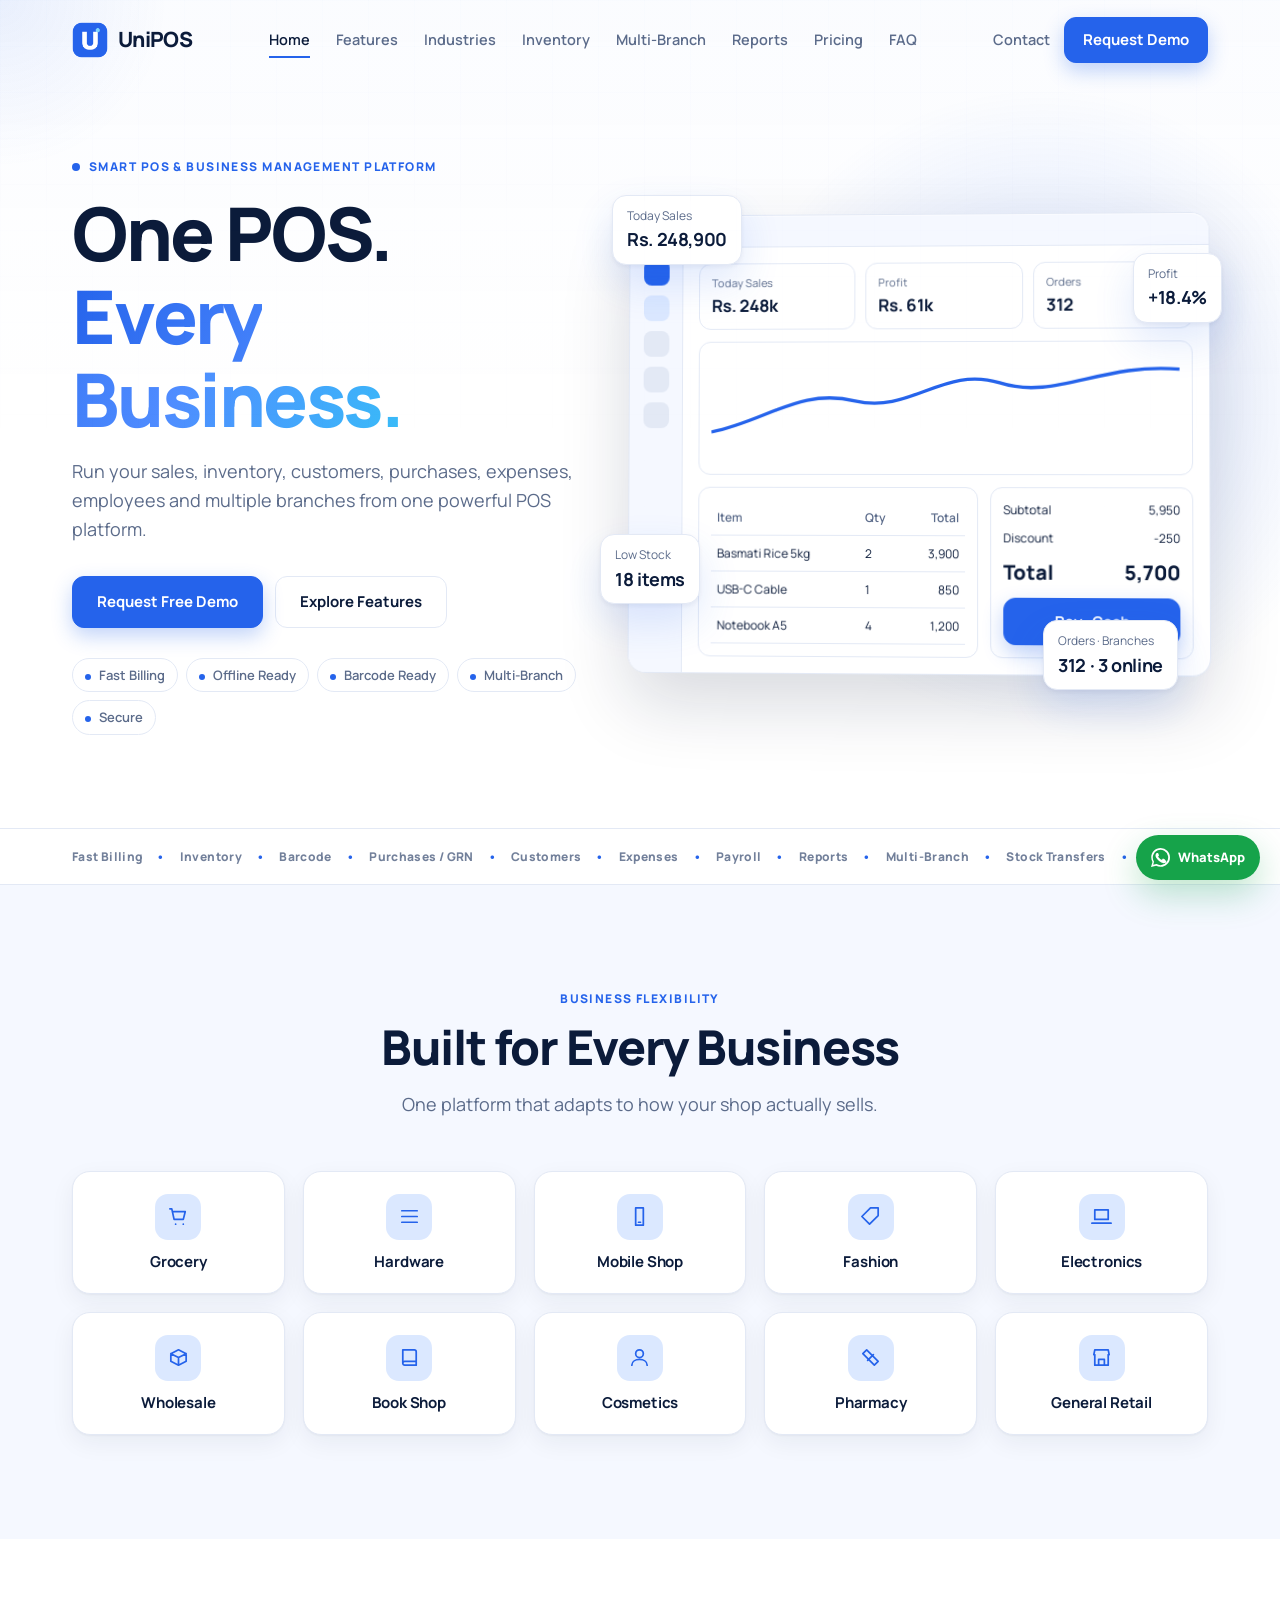
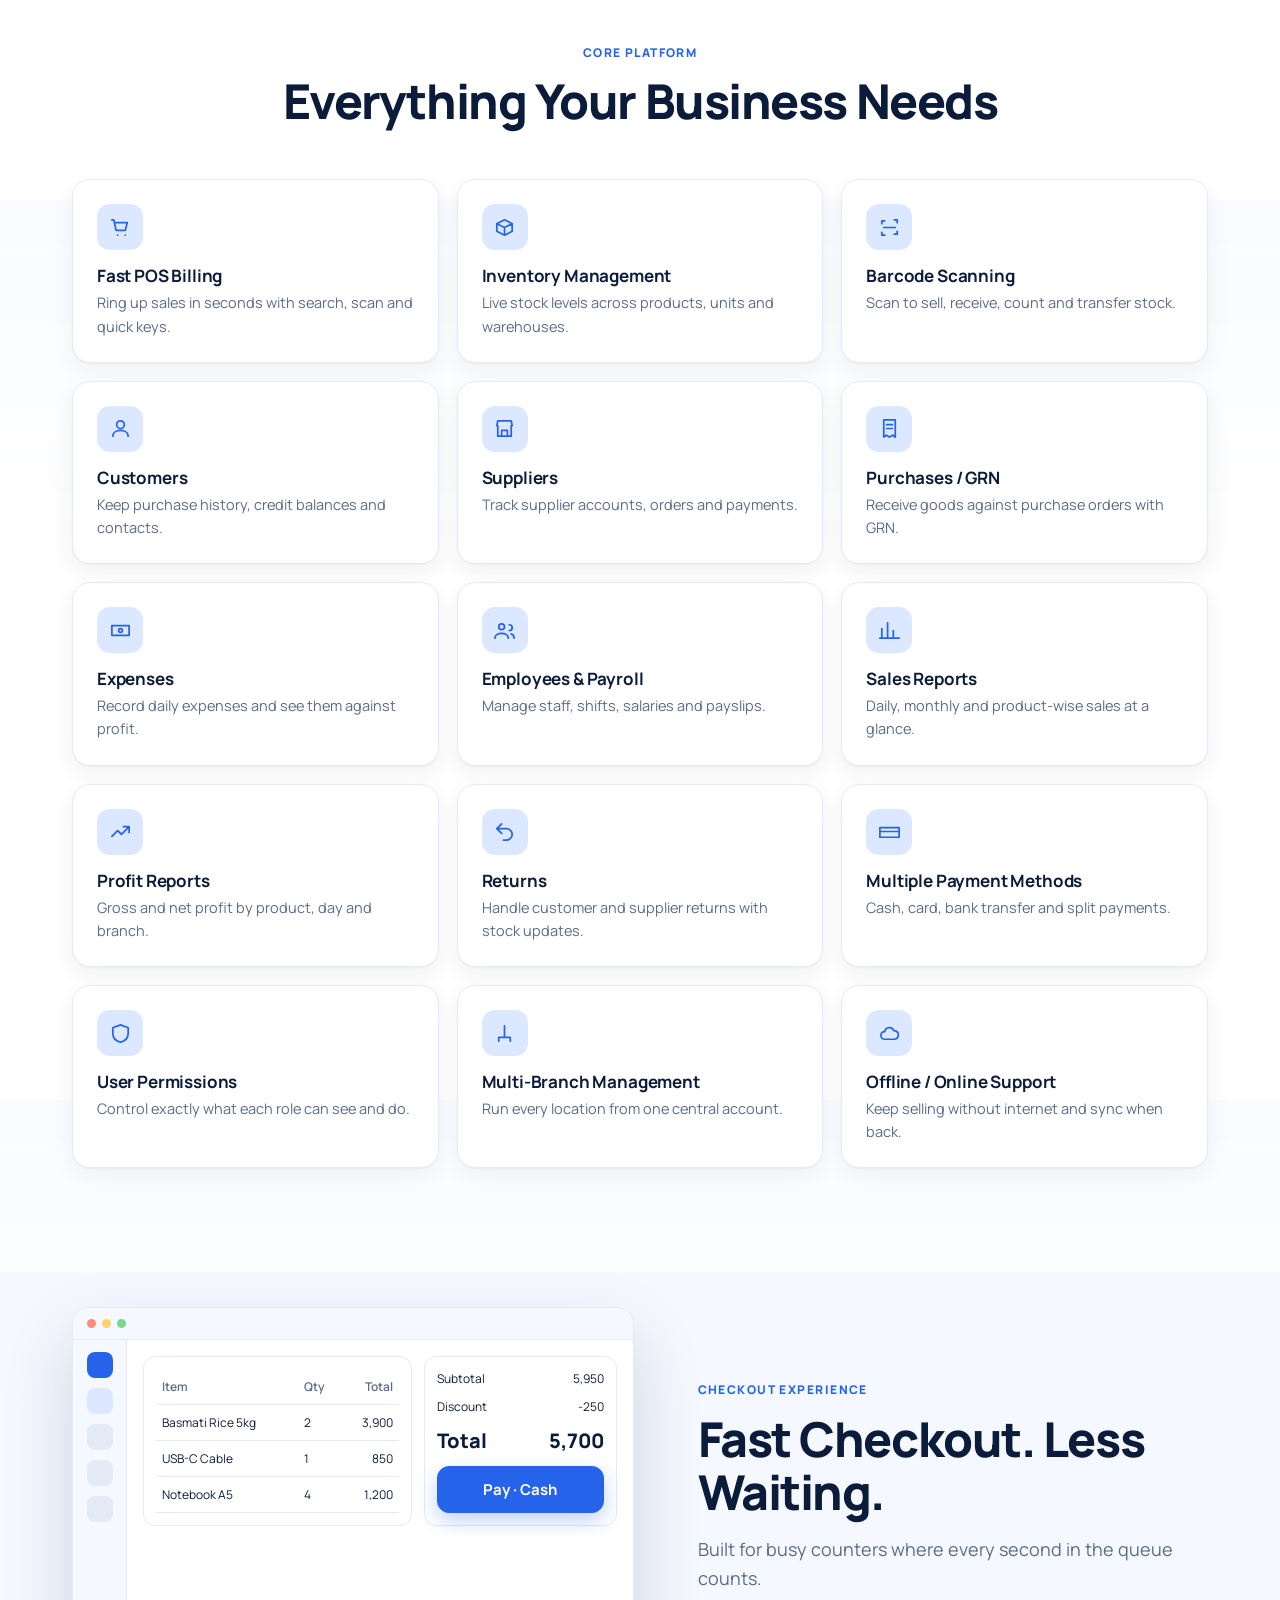
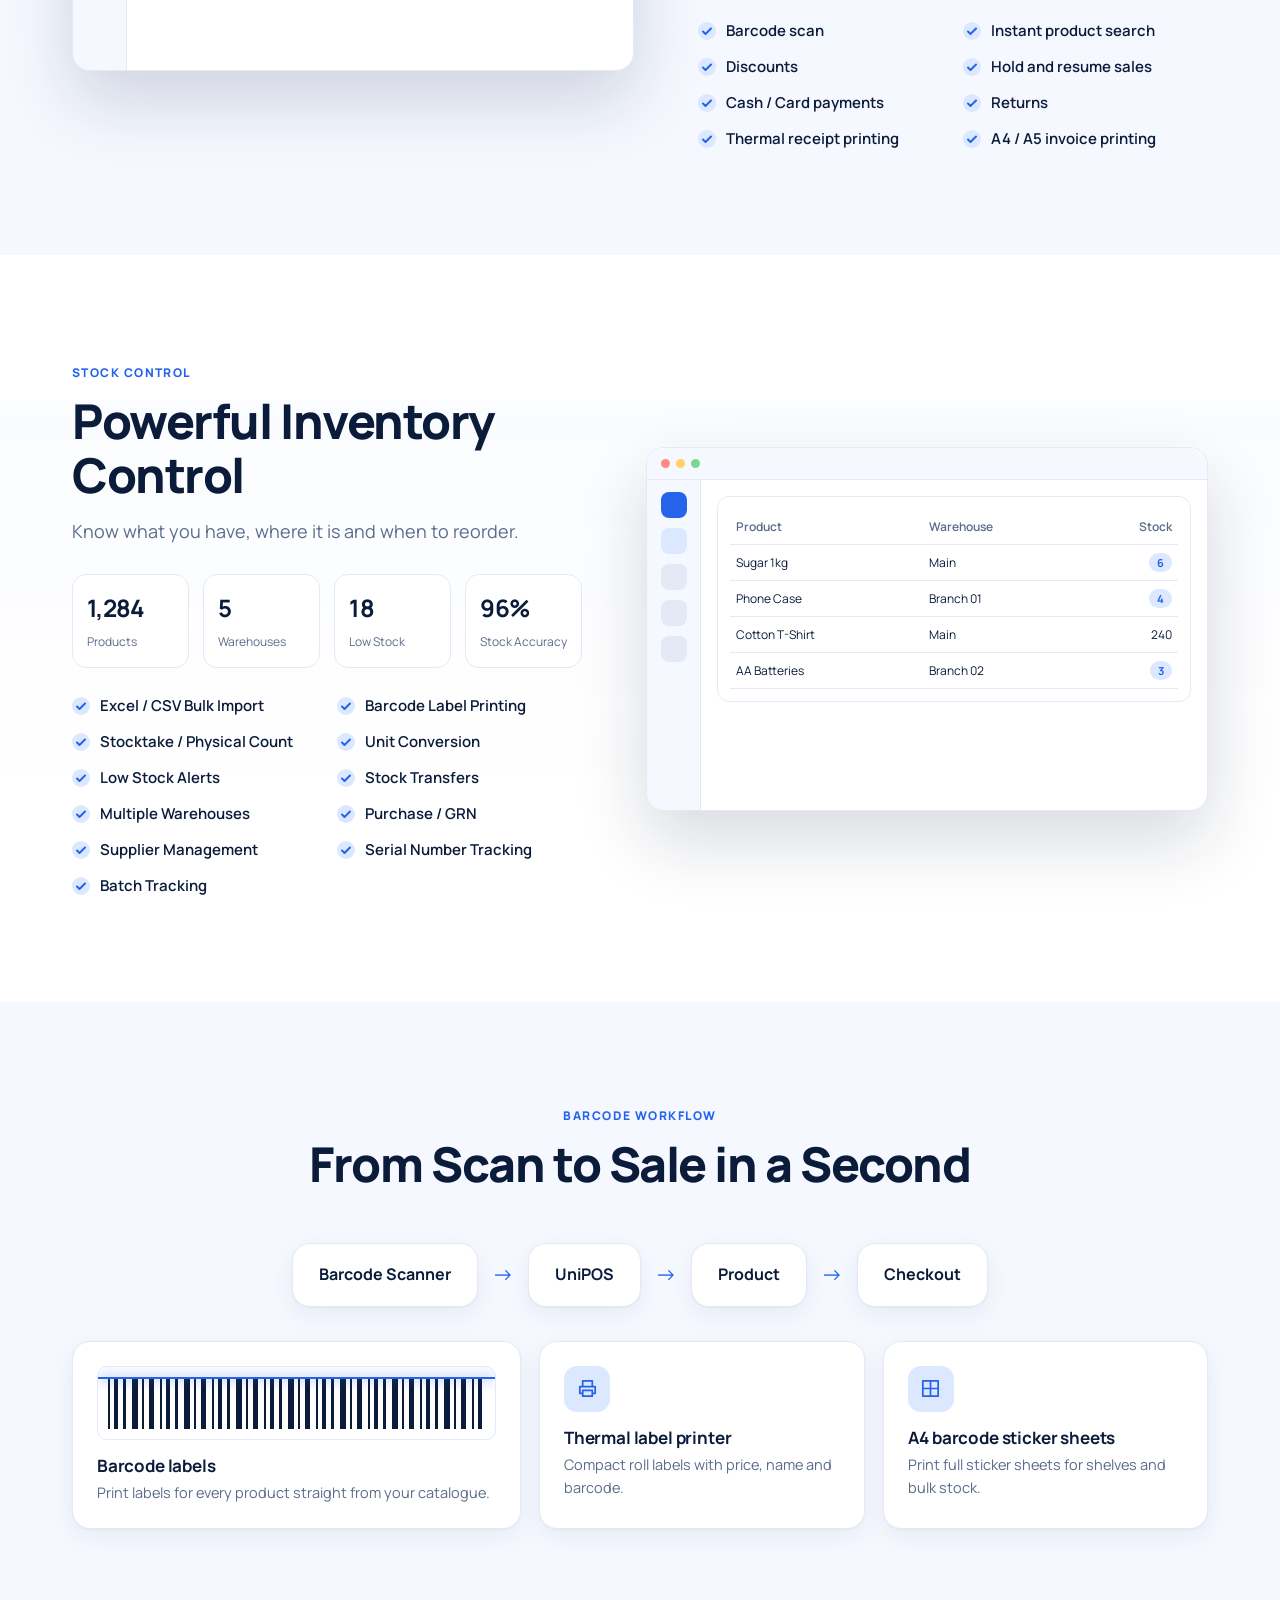
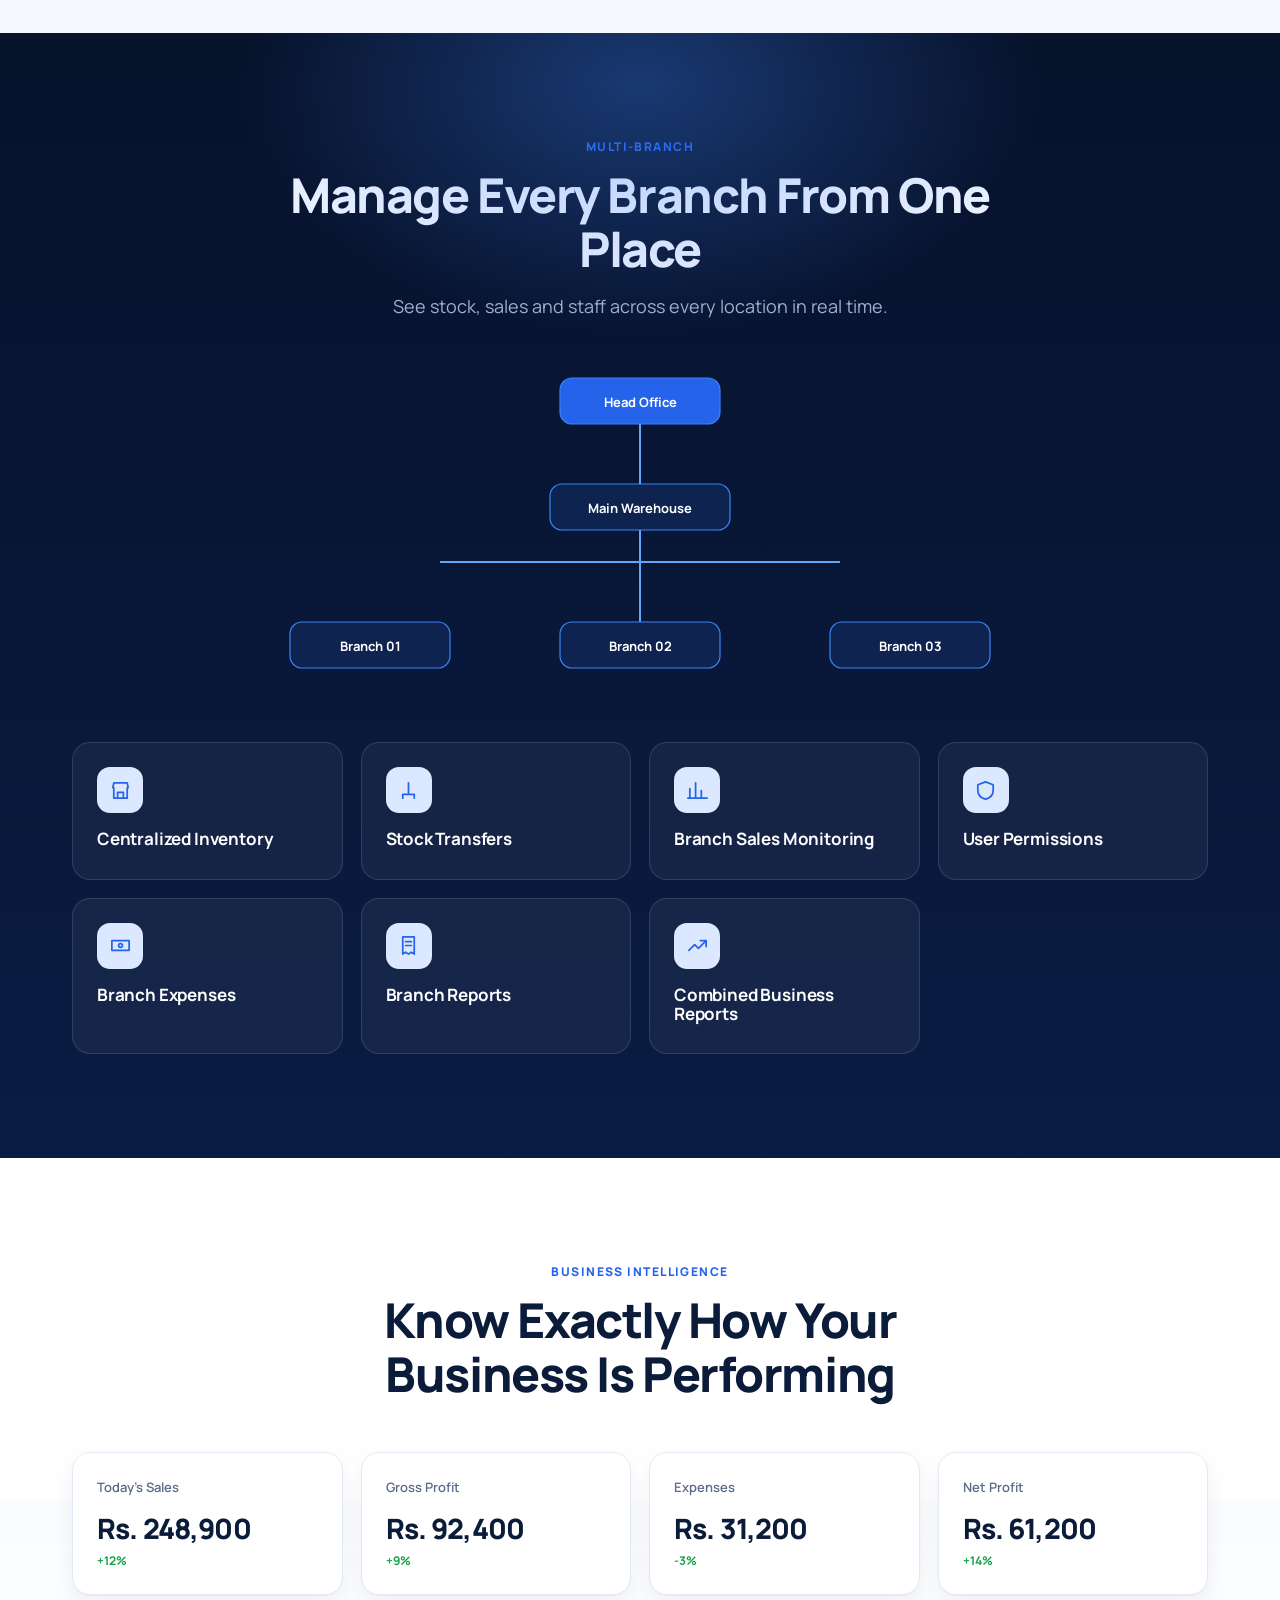
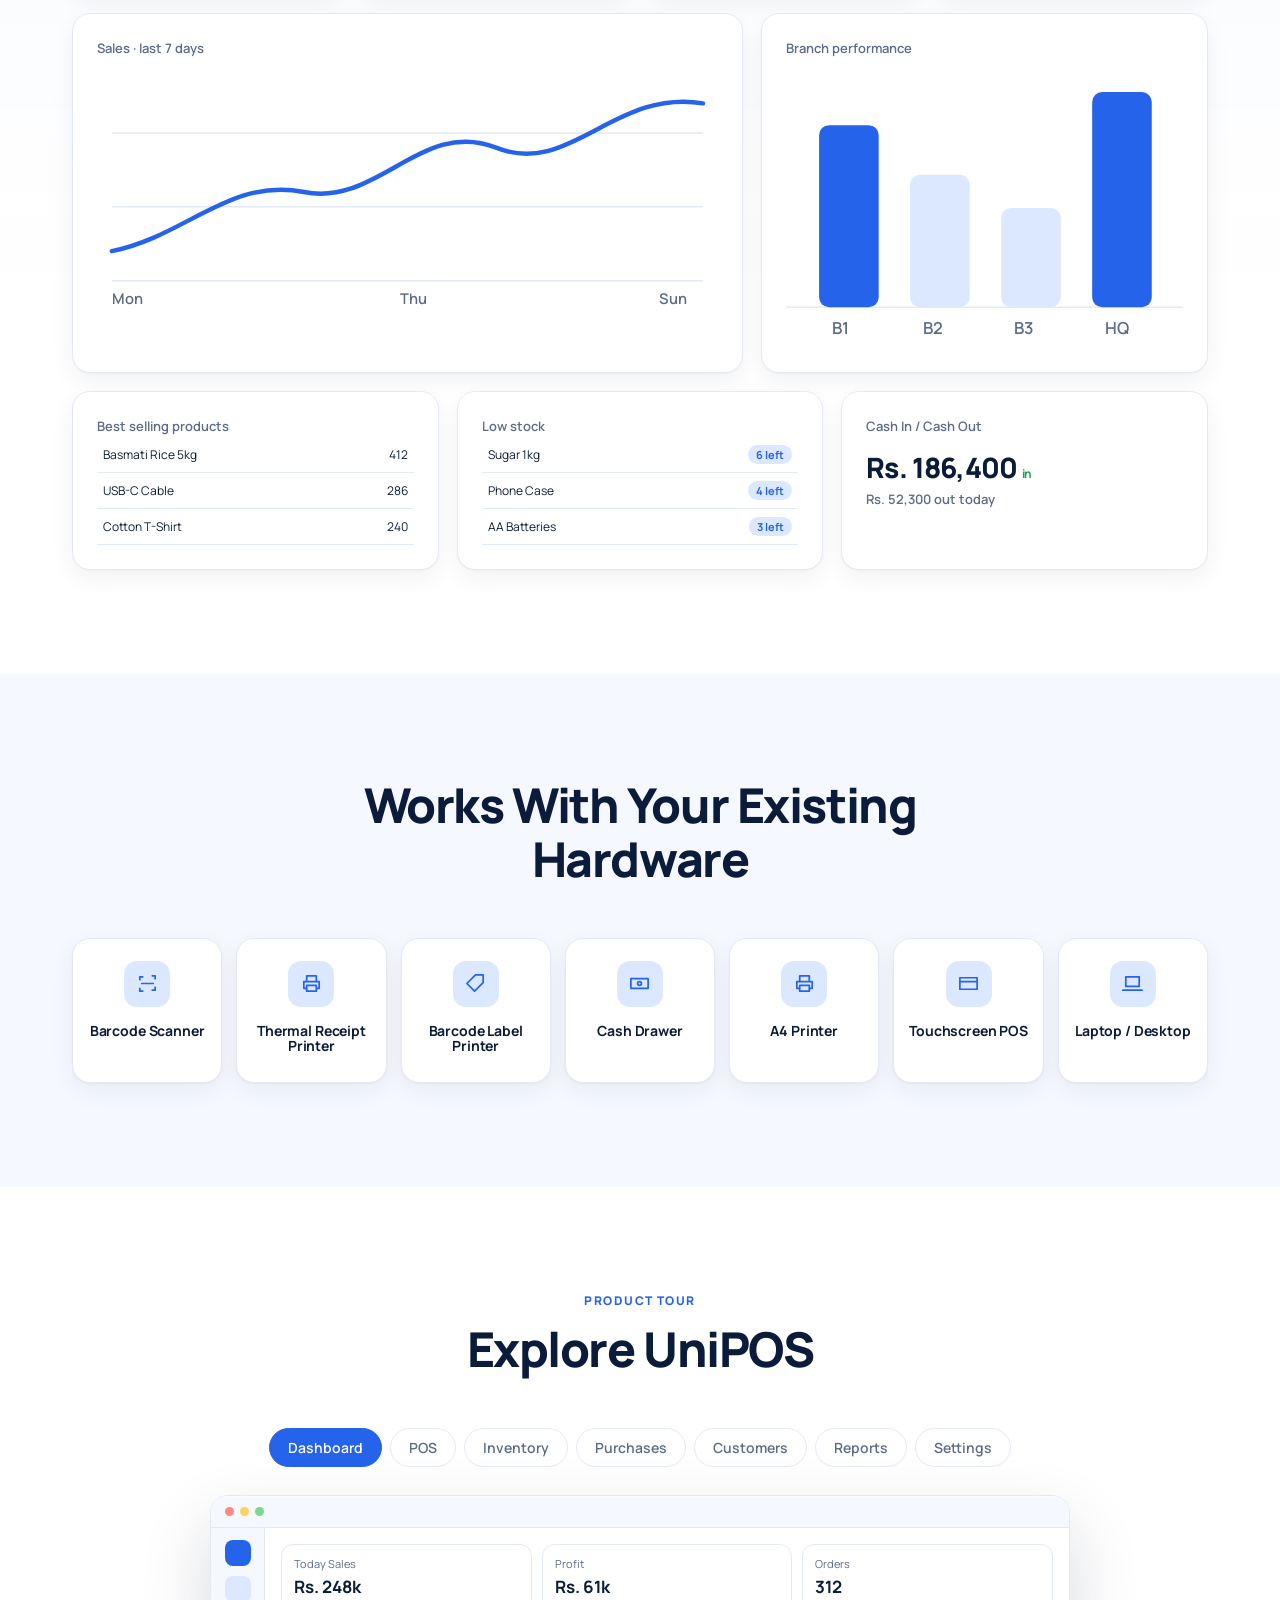
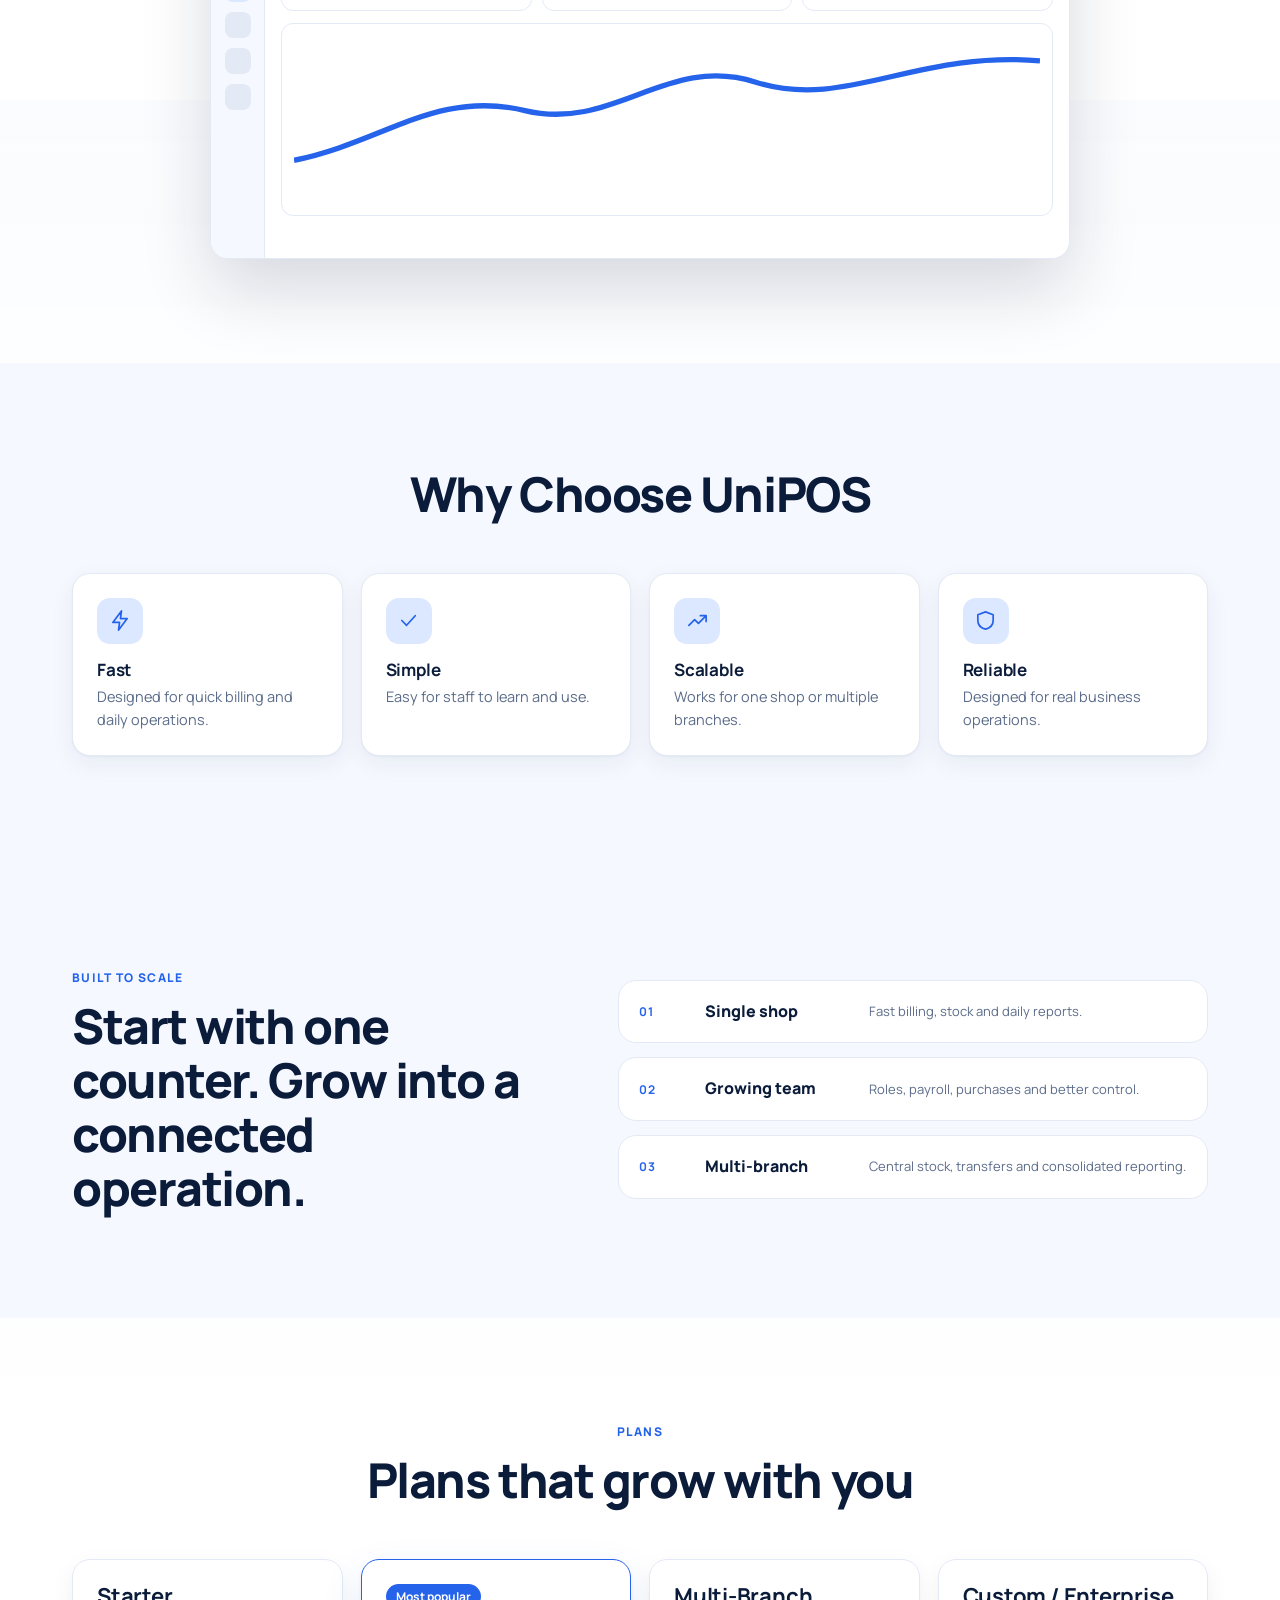
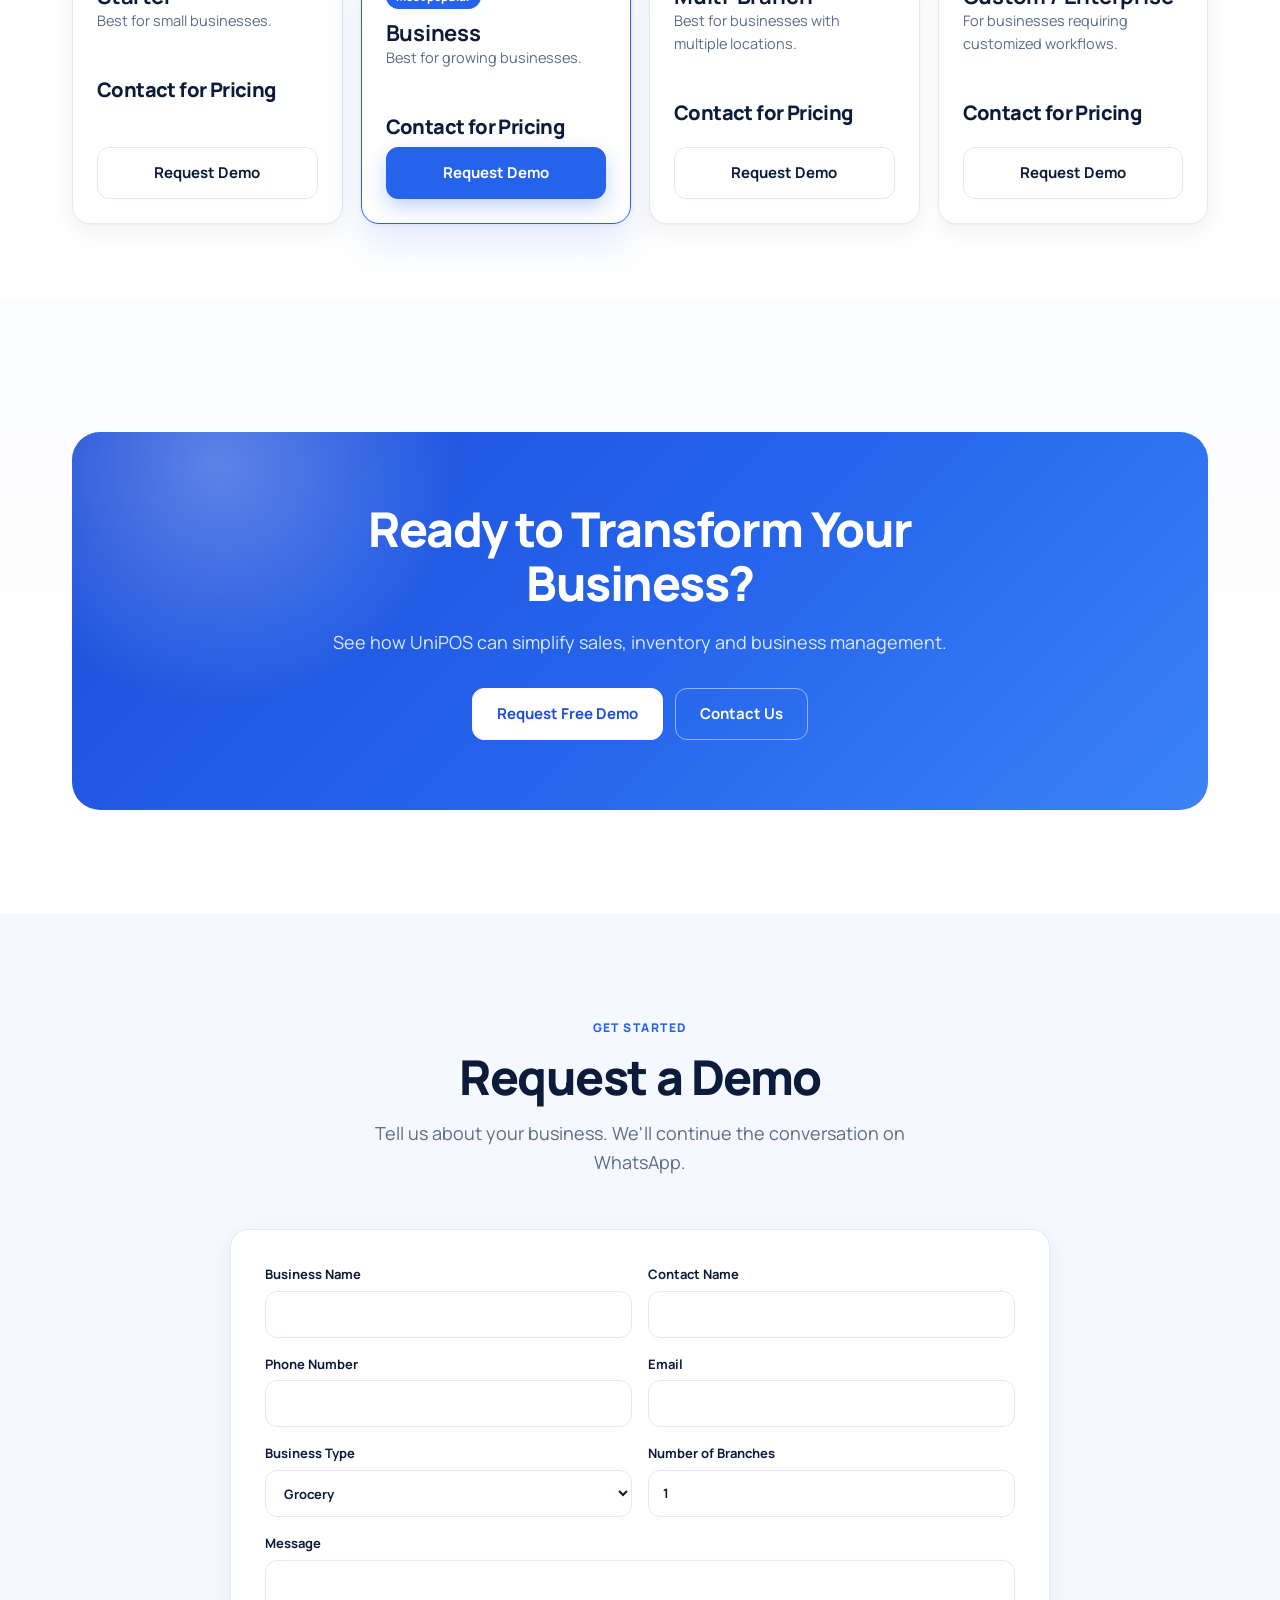
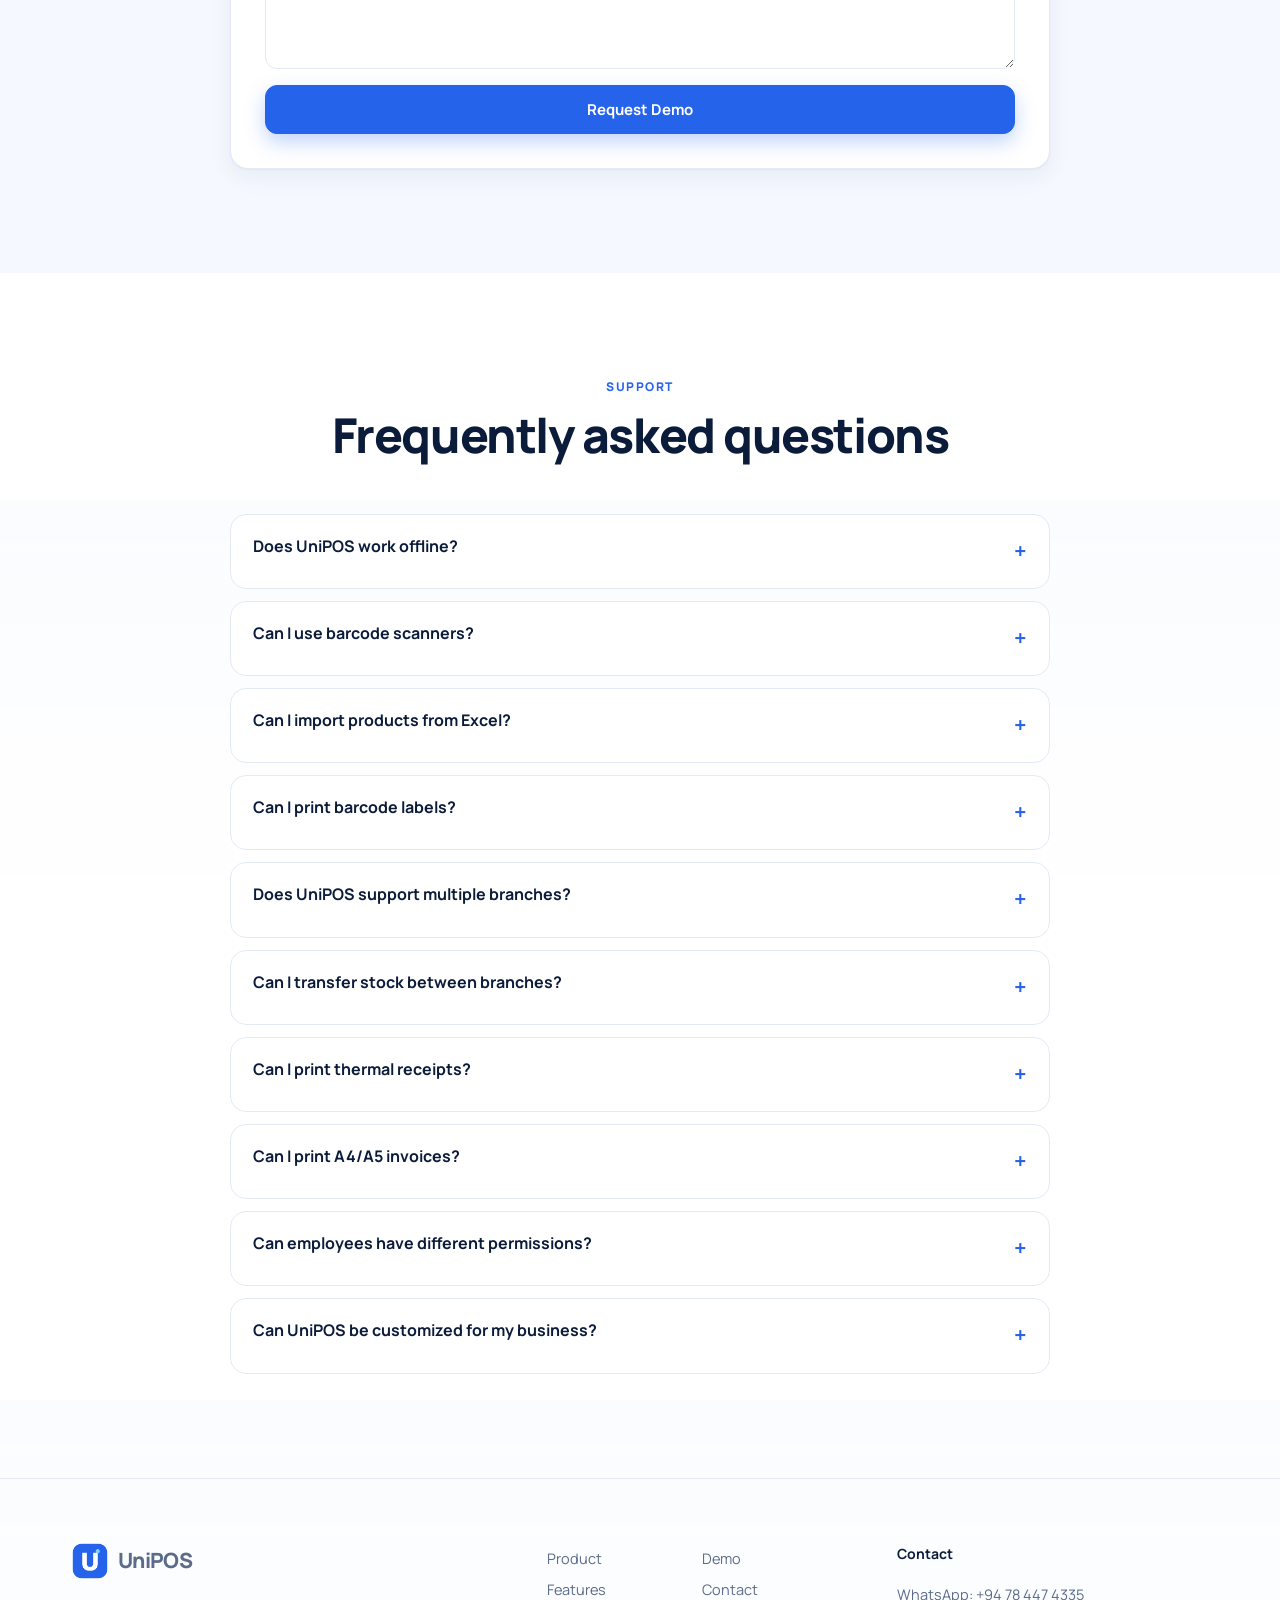
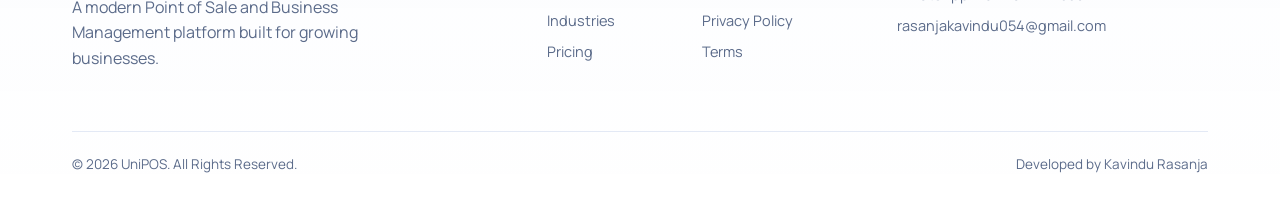
<file: unipos-site/index.html>
<!DOCTYPE html>
<html lang="en"><head>
<meta charset="utf-8"/>
<meta content="width=device-width, initial-scale=1, viewport-fit=cover" name="viewport"/>
<title>UniPOS – Smart POS &amp; Business Management Software</title>
<meta content="UniPOS is a powerful POS and business management platform for retail, inventory, billing, reports and multi-branch businesses." name="description"/>
<meta content="website" property="og:type"/><meta content="UniPOS – Smart POS &amp; Business Management Software" property="og:title"/>
<meta content="UniPOS is a powerful POS and business management platform for retail, inventory, billing, reports and multi-branch businesses." property="og:description"/>
<meta content="UniPOS" property="og:site_name"/>
<link href="[data-uri]" rel="icon"/>
<link href="https://fonts.googleapis.com" rel="preconnect"/><link crossorigin="" href="https://fonts.gstatic.com" rel="preconnect"/>
<link href="https://fonts.googleapis.com/css2?family=Manrope:wght@400;500;600;700;800&amp;display=swap" rel="stylesheet"/>

<meta content="#2563eb" name="theme-color"/>
<meta content="light dark" name="color-scheme"/>
<meta content="Kavindu Rasanja" name="author"/>
<meta content="index,follow,max-image-preview:large" name="robots"/>
<meta content="UniPOS, POS software, Sri Lanka POS, inventory management, retail POS, multi branch POS, barcode billing, stock management, business management software" name="keywords"/>
<link href="https://uniposlk.vercel.app/" rel="canonical"/>
<link href="[data-uri]" rel="apple-touch-icon"/>

<meta content="https://uniposlk.vercel.app/" property="og:url"/>
<meta content="https://uniposlk.vercel.app/[data-uri]" property="og:image"/>
<meta content="summary" name="twitter:card"/>
<meta content="UniPOS – Smart POS &amp; Business Management Software" name="twitter:title"/>
<meta content="One POS. Every Business. Fast billing, inventory, reports and multi-branch control in one platform." name="twitter:description"/>
<meta content="https://uniposlk.vercel.app/[data-uri]" name="twitter:image"/>
<link href="styles.css" rel="stylesheet"/>
</head><body class="site-ready">
<div aria-hidden="true" class="scroll-progress" id="scrollProgress"></div>
<div aria-hidden="true" class="cursor-glow" id="cursorGlow"></div>

<header id="hd"><div class="w nav"><a class="logo" href="#home"><img alt="UniPOS logo" height="36" src="[data-uri]" width="36"/>UniPOS</a>
<nav class="menu" id="menu"><a href="#home">Home</a><a href="#features">Features</a><a href="#industries">Industries</a><a href="#inventory">Inventory</a><a href="#branches">Multi-Branch</a><a href="#reports">Reports</a><a href="#pricing">Pricing</a><a href="#faq">FAQ</a></nav>
<div class="nr"><a class="ct" href="#demo">Contact</a><a class="btn p" href="#demo">Request Demo</a><button aria-expanded="false" aria-label="Menu" class="burger" id="bg"><i></i><i></i><i></i></button></div></div></header>
<main>
<section class="hero" id="home"><div class="w hg"><div>
<div class="eyebrow"><span class="pulse-dot"></span>Smart POS &amp; business management platform</div><h1>One POS. <span class="gradient-text">Every Business.</span></h1>
<p class="lead">Run your sales, inventory, customers, purchases, expenses, employees and multiple branches from one powerful POS platform.</p>
<div class="ctas"><a class="btn p" href="#demo">Request Free Demo</a><a class="btn" href="#features">Explore Features</a></div>
<div class="trust"><span>Fast Billing</span><span>Offline Ready</span><span>Barcode Ready</span><span>Multi-Branch</span><span>Secure</span></div></div>
<div class="hv"><div class="fc" style="top:-18px;left:-14px"><span>Today Sales</span><b>Rs. 248,900</b></div><div class="fc" style="top:40px;right:-14px;animation-delay:-1.5s"><span>Profit</span><b>+18.4%</b></div><div class="fc" style="bottom:70px;left:-26px;animation-delay:-3s"><span>Low Stock</span><b>18 items</b></div><div class="fc" style="bottom:-16px;right:30px;animation-delay:-4s"><span>Orders · Branches</span><b>312 · 3 online</b></div>
<div class="win" id="heroWin"></div></div></div></section>
<section aria-label="UniPOS capabilities" class="capability-rail">
<div class="rail-track">
<span>Fast Billing</span><i>•</i><span>Inventory</span><i>•</i><span>Barcode</span><i>•</i><span>Purchases / GRN</span><i>•</i><span>Customers</span><i>•</i><span>Expenses</span><i>•</i><span>Payroll</span><i>•</i><span>Reports</span><i>•</i><span>Multi-Branch</span><i>•</i><span>Stock Transfers</span><i>•</i><span>Offline Ready</span><i>•</i><span>Role Permissions</span>
</div>
</section>

<section class="alt" id="industries"><div class="w"><div class="head c"><div class="section-kicker">BUSINESS FLEXIBILITY</div><h2>Built for Every Business</h2><p class="lead">One platform that adapts to how your shop actually sells.</p></div><div class="g g5" id="ind"></div></div></section>
<section id="features"><div class="w"><div class="head c"><div class="section-kicker">CORE PLATFORM</div><h2>Everything Your Business Needs</h2></div><div class="g g3" id="feat"></div></div></section>
<section class="alt" id="pos"><div class="w sp"><div class="win rv" id="posWin"></div><div class="rv"><div class="section-kicker">CHECKOUT EXPERIENCE</div><h2>Fast Checkout. Less Waiting.</h2><p class="lead">Built for busy counters where every second in the queue counts.</p>
<ul class="ck"><li>Barcode scan</li><li>Instant product search</li><li>Discounts</li><li>Hold and resume sales</li><li>Cash / Card payments</li><li>Returns</li><li>Thermal receipt printing</li><li>A4 / A5 invoice printing</li></ul></div></div></section>
<section id="inventory"><div class="w sp r"><div class="rv"><div class="win" id="invWin"></div></div><div class="rv"><div class="section-kicker">STOCK CONTROL</div><h2>Powerful Inventory Control</h2><p class="lead">Know what you have, where it is and when to reorder.</p>
<div class="stats" id="stats"><div><b data-n="1284">0</b><span>Products</span></div><div><b data-n="5">0</b><span>Warehouses</span></div><div><b data-n="18">0</b><span>Low Stock</span></div><div><b data-n="96" data-s="%">0</b><span>Stock Accuracy</span></div></div>
<ul class="ck"><li>Excel / CSV Bulk Import</li><li>Barcode Label Printing</li><li>Stocktake / Physical Count</li><li>Unit Conversion</li><li>Low Stock Alerts</li><li>Stock Transfers</li><li>Multiple Warehouses</li><li>Purchase / GRN</li><li>Supplier Management</li><li>Serial Number Tracking</li><li>Batch Tracking</li></ul></div></div></section>
<section class="alt" id="barcode"><div class="w"><div class="head c"><div class="section-kicker">BARCODE WORKFLOW</div><h2>From Scan to Sale in a Second</h2></div>
<div class="flow rv"><div class="cd">Barcode Scanner</div><span class="ar">→</span><div class="cd">UniPOS</div><span class="ar">→</span><div class="cd">Product</div><span class="ar">→</span><div class="cd">Checkout</div></div>
<div class="g g3 f" style="margin-top:34px"><div class="cd rv"><div class="bc" id="bc"></div><h3>Barcode labels</h3><p>Print labels for every product straight from your catalogue.</p></div><div class="cd rv" style="--d:.1s"><div class="ic"><svg id="pi" viewbox="0 0 24 24"></svg></div><h3>Thermal label printer</h3><p>Compact roll labels with price, name and barcode.</p></div><div class="cd rv" style="--d:.2s"><div class="ic"><svg viewbox="0 0 24 24"><path d="M4 4h16v16H4zM4 12h16M12 4v16"></path></svg></div><h3>A4 barcode sticker sheets</h3><p>Print full sticker sheets for shelves and bulk stock.</p></div></div></div></section>
<section class="dk" id="branches"><div class="w"><div class="head c"><div class="section-kicker">MULTI-BRANCH</div><h2>Manage Every Branch From One Place</h2><p class="lead">See stock, sales and staff across every location in real time.</p></div>
<div class="rv" id="tw"><svg class="tree" viewbox="0 0 760 330"><rect class="hd" height="46" rx="12" width="160" x="300" y="6"></rect><text x="380" y="35">Head Office</text><rect height="46" rx="12" width="180" x="290" y="112"></rect><text x="380" y="141">Main Warehouse</text>
<path class="ln" d="M380 52V112"></path><path class="ln" d="M380 158V190M380 190H110V250M380 190V250M380 190H650V250"></path>
<rect height="46" rx="12" width="160" x="30" y="250"></rect><text x="110" y="279">Branch 01</text><rect height="46" rx="12" width="160" x="300" y="250"></rect><text x="380" y="279">Branch 02</text><rect height="46" rx="12" width="160" x="570" y="250"></rect><text x="650" y="279">Branch 03</text></svg></div>
<div class="g g4" id="br"></div></div></section>
<section id="reports"><div class="w"><div class="head c"><div class="section-kicker">BUSINESS INTELLIGENCE</div><h2>Know Exactly How Your Business Is Performing</h2></div><div class="g g4" id="kp"></div>
<div class="g" id="chg" style="grid-template-columns:1.5fr 1fr;margin-top:18px"><div class="cd rv"><div class="sm">Sales · last 7 days</div><svg viewbox="0 0 420 170" width="100%"><path d="M10 150H410M10 100H410M10 50H410" stroke="var(--bd)"></path><path class="ch" d="M10 130C60 120 90 80 140 90S220 40 270 60 350 20 410 30"></path><text x="10" y="166">Mon</text><text x="205" y="166">Thu</text><text x="380" y="166">Sun</text></svg></div>
<div class="cd rv" style="--d:.1s"><div class="sm">Branch performance</div><svg id="bars" viewbox="0 0 240 170" width="100%"></svg></div></div>
<div class="g g3 f" style="margin-top:18px"><div class="cd rv"><div class="sm">Best selling products</div><table class="tb"><tr><td>Basmati Rice 5kg</td><td>412</td></tr><tr><td>USB-C Cable</td><td>286</td></tr><tr><td>Cotton T-Shirt</td><td>240</td></tr></table></div><div class="cd rv" style="--d:.1s"><div class="sm">Low stock</div><table class="tb"><tr><td>Sugar 1kg</td><td><span class="pill">6 left</span></td></tr><tr><td>Phone Case</td><td><span class="pill">4 left</span></td></tr><tr><td>AA Batteries</td><td><span class="pill">3 left</span></td></tr></table></div><div class="cd rv" style="--d:.2s"><div class="sm">Cash In / Cash Out</div><div class="big">Rs. 186,400 <span class="up">in</span></div><div class="sm">Rs. 52,300 out today</div></div></div></div></section>
<section class="alt"><div class="w"><div class="head c"><h2>Works With Your Existing Hardware</h2></div><div class="hw" id="hw"></div></div></section>
<section id="explore"><div class="w"><div class="head c"><div class="section-kicker">PRODUCT TOUR</div><h2>Explore UniPOS</h2></div><div class="tabs" id="tabs" role="tablist"></div><div class="win tv" id="tv"></div></div></section>
<section class="alt"><div class="w"><div class="head c"><h2>Why Choose UniPOS</h2></div><div class="g g4" id="why"></div></div></section>

<section class="platform-strip alt" id="platform">
<div class="w platform-grid">
<div class="rv"><div class="section-kicker">BUILT TO SCALE</div><h2>Start with one counter. Grow into a connected operation.</h2></div>
<div class="platform-points rv" style="--d:.1s">
<div><b>01</b><span>Single shop</span><small>Fast billing, stock and daily reports.</small></div>
<div><b>02</b><span>Growing team</span><small>Roles, payroll, purchases and better control.</small></div>
<div><b>03</b><span>Multi-branch</span><small>Central stock, transfers and consolidated reporting.</small></div>
</div>
</div>
</section>
<section id="pricing"><div class="w"><div class="head c"><div class="section-kicker">PLANS</div><h2>Plans that grow with you</h2></div><div class="g g4" id="pr"></div></div></section>
<section><div class="w"><div class="cta rv"><h2>Ready to Transform Your Business?</h2><p>See how UniPOS can simplify sales, inventory and business management.</p><div class="ctas"><a class="btn" href="#demo">Request Free Demo</a><a class="btn w2" href="#demo">Contact Us</a></div></div></div></section>
<section class="alt" id="demo"><div class="w"><div class="head c"><div class="section-kicker">GET STARTED</div><h2>Request a Demo</h2><p class="lead">Tell us about your business. We'll continue the conversation on WhatsApp.</p></div>
<form class="cd fm" id="fm"><label>Business Name<input name="b" required=""/></label><label>Contact Name<input name="n" required=""/></label><label>Phone Number<input name="p" required="" type="tel"/></label><label>Email<input name="e" type="email"/></label>
<label>Business Type<select name="t"><option>Grocery</option><option>Hardware</option><option>Mobile Shop</option><option>Fashion</option><option>Electronics</option><option>Wholesale</option><option>Book Shop</option><option>Cosmetics</option><option>Pharmacy</option><option>General Retail</option></select></label><label>Number of Branches<input min="1" name="r" type="number" value="1"/></label>
<label class="f">Message<textarea name="m" rows="4"></textarea></label><button class="btn p f" style="justify-content:center" type="submit">Request Demo</button></form></div></section>
<section id="faq"><div class="w"><div class="head c"><div class="section-kicker">SUPPORT</div><h2>Frequently asked questions</h2></div><div class="fq" id="fq"></div></div></section>
</main>

<a aria-label="Chat with UniPOS on WhatsApp" class="wa-float" href="https://wa.me/94784474335?text=Hi%20UniPOS%2C%20I%27d%20like%20to%20request%20a%20demo." rel="noopener" target="_blank">
<svg aria-hidden="true" viewbox="0 0 24 24"><path d="M20.5 3.5A11.7 11.7 0 0 0 12.1 0C5.6 0 .3 5.3.3 11.8c0 2.1.6 4.1 1.6 5.9L0 24l6.5-1.7a11.8 11.8 0 0 0 5.6 1.4h.1c6.5 0 11.8-5.3 11.8-11.8 0-3.2-1.2-6.1-3.5-8.4ZM12.2 21.7h-.1a9.8 9.8 0 0 1-5-1.4l-.4-.2-3.9 1 1-3.8-.2-.4a9.7 9.7 0 1 1 8.6 4.8Zm5.3-7.3c-.3-.2-1.7-.8-2-.9-.3-.1-.5-.2-.7.2-.2.3-.7.9-.9 1.1-.2.2-.3.2-.6.1-1.8-.9-3-1.7-4.2-3.8-.3-.5.3-.5.9-1.6.1-.2.1-.4 0-.6-.1-.2-.7-1.6-.9-2.2-.2-.6-.5-.5-.7-.5h-.6c-.2 0-.6.1-.9.4-.3.3-1.2 1.2-1.2 2.9 0 1.7 1.2 3.4 1.4 3.6.2.2 2.4 3.7 5.9 5.2.8.4 1.5.6 2 .7.8.3 1.6.2 2.2.1.7-.1 1.7-.7 1.9-1.4.2-.7.2-1.3.2-1.4-.1-.1-.3-.2-.6-.3Z"></path></svg>
<span>WhatsApp</span>
</a>
<footer><div class="w"><div class="fg"><div><a class="logo" href="#home" style="padding:0"><img alt="UniPOS logo" height="36" loading="lazy" src="[data-uri]" width="36"/>UniPOS</a><p style="color:var(--mut);max-width:340px">A modern Point of Sale and Business Management platform built for growing businesses.</p></div>
<div class="fl"><div><a href="#home">Product</a><a href="#features">Features</a><a href="#industries">Industries</a><a href="#pricing">Pricing</a></div><div><a href="#demo">Demo</a><a href="#demo">Contact</a><a href="privacy.html">Privacy Policy</a><a href="terms.html">Terms</a></div></div>
<div><h4>Contact</h4><a href="https://wa.me/94784474335">WhatsApp: +94 78 447 4335</a><a href="mailto:rasanjakavindu054@gmail.com">rasanjakavindu054@gmail.com</a></div></div>
<div class="cp"><span>© 2026 UniPOS. All Rights Reserved.</span><span>Developed by Kavindu Rasanja</span></div></div></footer>
<script defer="" src="script.js"></script></body></html>
</file>
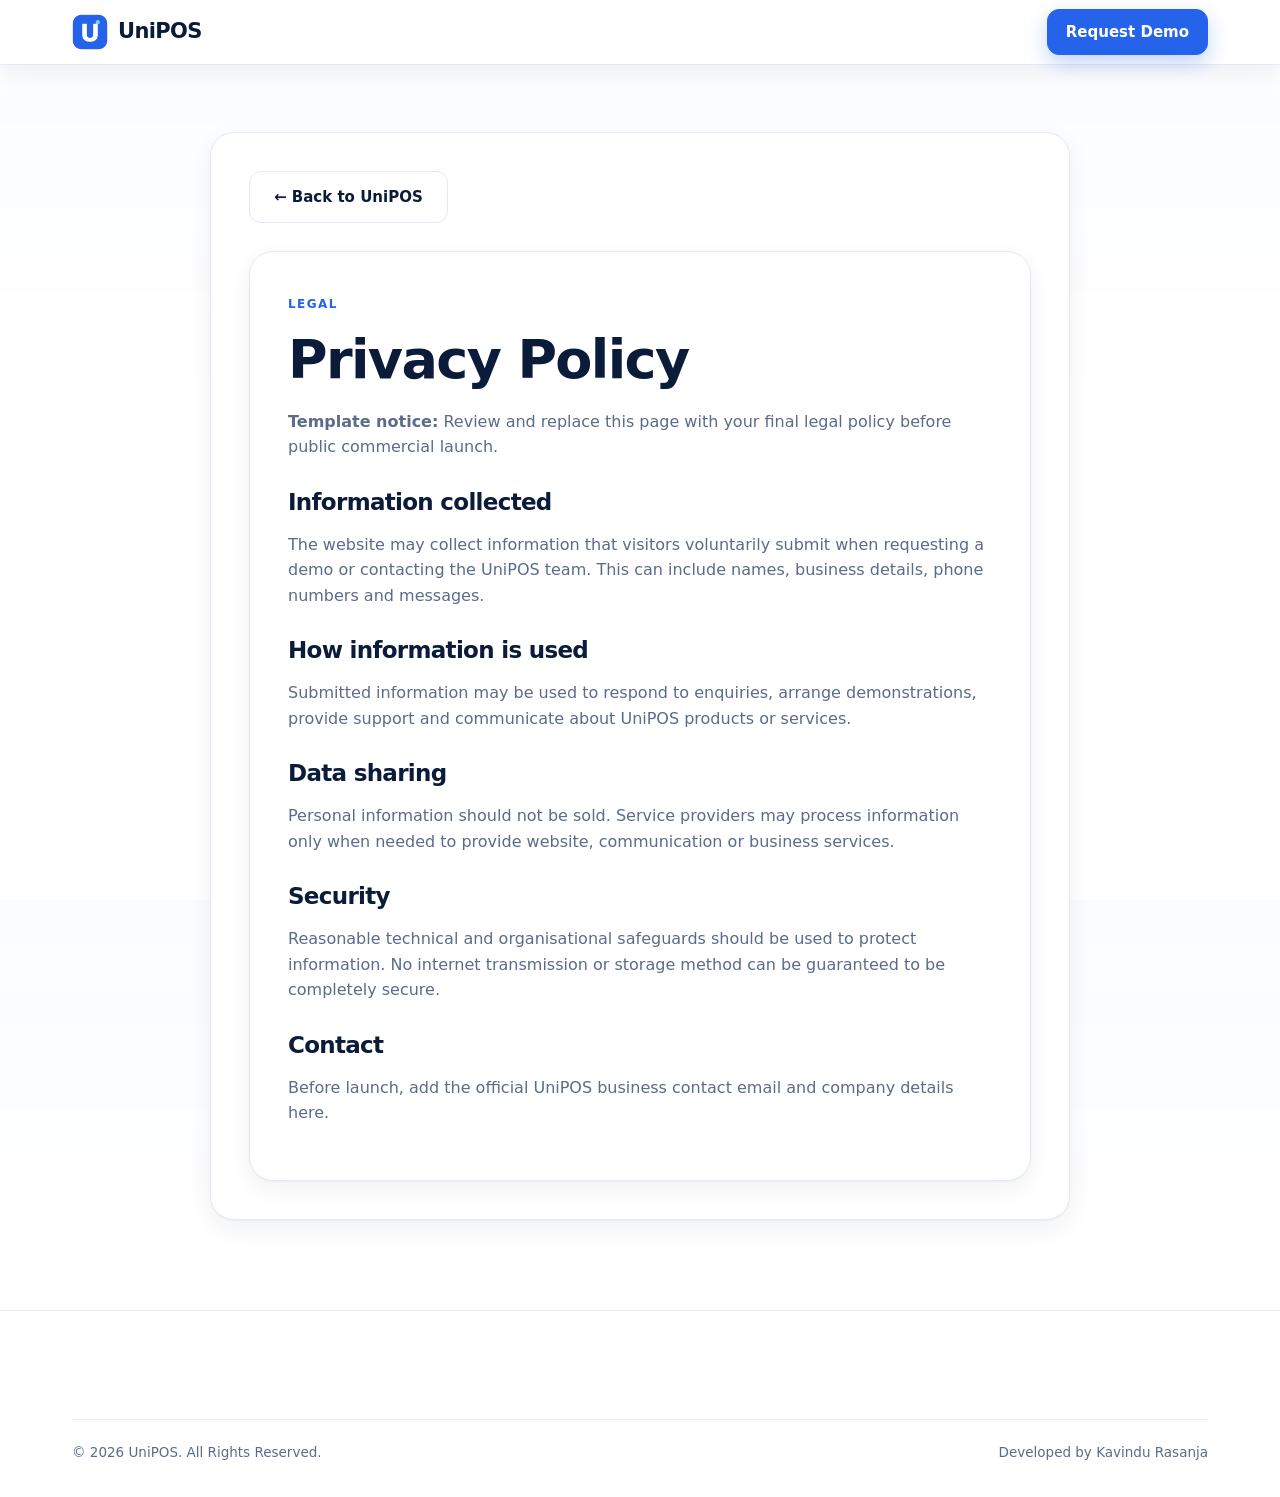
<file: unipos-site/privacy.html>
<!DOCTYPE html>
<html lang="en"><head><meta charset="UTF-8"><meta name="viewport" content="width=device-width,initial-scale=1"><meta name="theme-color" content="#2563eb"><title>Privacy Policy | UniPOS</title><meta name="robots" content="index,follow"><link rel="icon" href="[data-uri]"><link rel="stylesheet" href="styles.css"><style>.legal{padding:132px 0 90px;min-height:80vh}.legal-card{max-width:860px;margin:auto;background:var(--card);border:1px solid var(--bd);border-radius:24px;padding:38px;box-shadow:var(--sh)}.legal-card h1{font-size:clamp(34px,6vw,54px);margin-bottom:18px}.legal-card h2{font-size:23px;margin:30px 0 10px}.legal-card p,.legal-card li{color:var(--mut)}.legal-top{display:flex;justify-content:space-between;align-items:center;gap:18px;margin-bottom:28px}@media(max-width:600px){.legal-card{padding:24px}}</style></head>
<body><header id="hd" class="s"><div class="w nav"><a class="logo" href="index.html"><img src="[data-uri]" alt="UniPOS logo">UniPOS</a><div class="nr"><a class="btn p" href="index.html#demo">Request Demo</a></div></div></header><main class="legal"><div class="w"><div class="legal-card"><div class="legal-top"><a class="btn" href="index.html">← Back to UniPOS</a></div><div class="legal-card"><div class="eyebrow">Legal</div><h1>Privacy Policy</h1><p><b>Template notice:</b> Review and replace this page with your final legal policy before public commercial launch.</p><h2>Information collected</h2><p>The website may collect information that visitors voluntarily submit when requesting a demo or contacting the UniPOS team. This can include names, business details, phone numbers and messages.</p><h2>How information is used</h2><p>Submitted information may be used to respond to enquiries, arrange demonstrations, provide support and communicate about UniPOS products or services.</p><h2>Data sharing</h2><p>Personal information should not be sold. Service providers may process information only when needed to provide website, communication or business services.</p><h2>Security</h2><p>Reasonable technical and organisational safeguards should be used to protect information. No internet transmission or storage method can be guaranteed to be completely secure.</p><h2>Contact</h2><p>Before launch, add the official UniPOS business contact email and company details here.</p></div></div></div></main><footer><div class="w"><div class="cp"><span>© 2026 UniPOS. All Rights Reserved.</span><span>Developed by Kavindu Rasanja</span></div></div></footer></body></html>
</file>
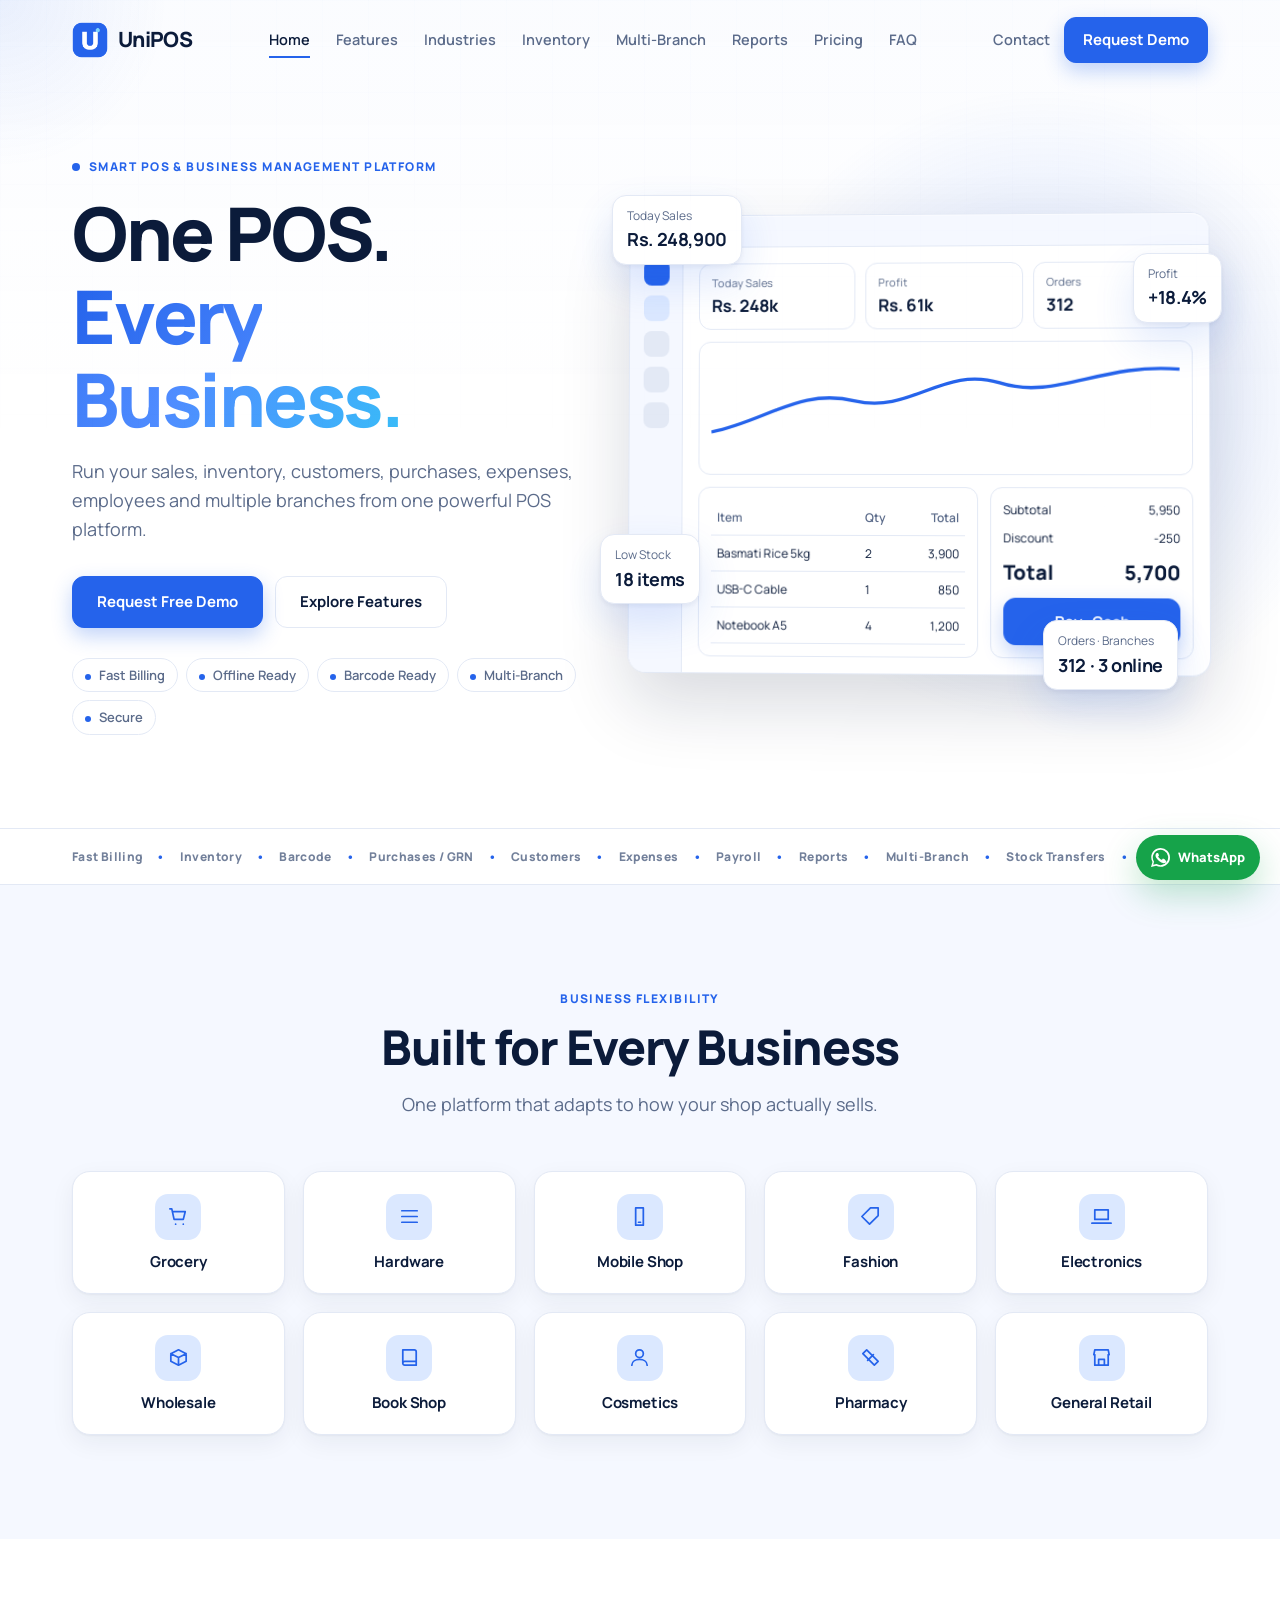
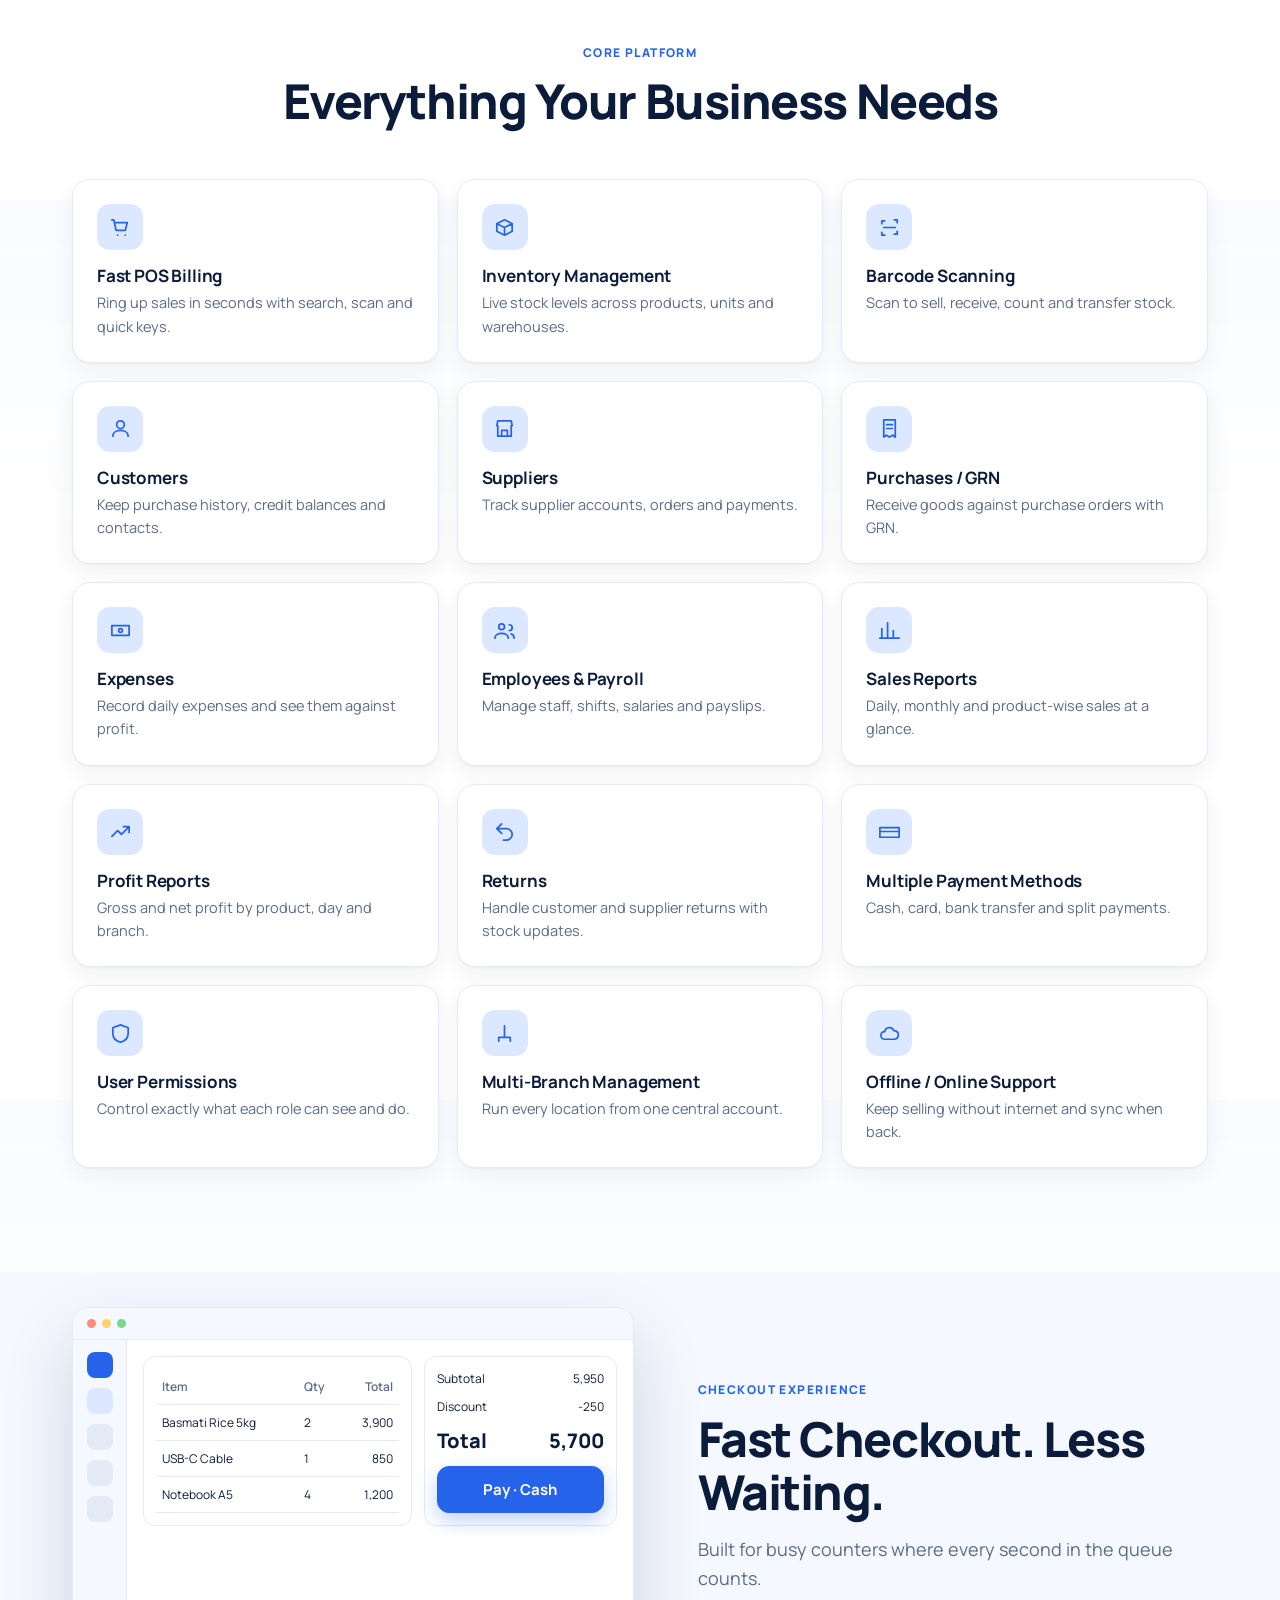
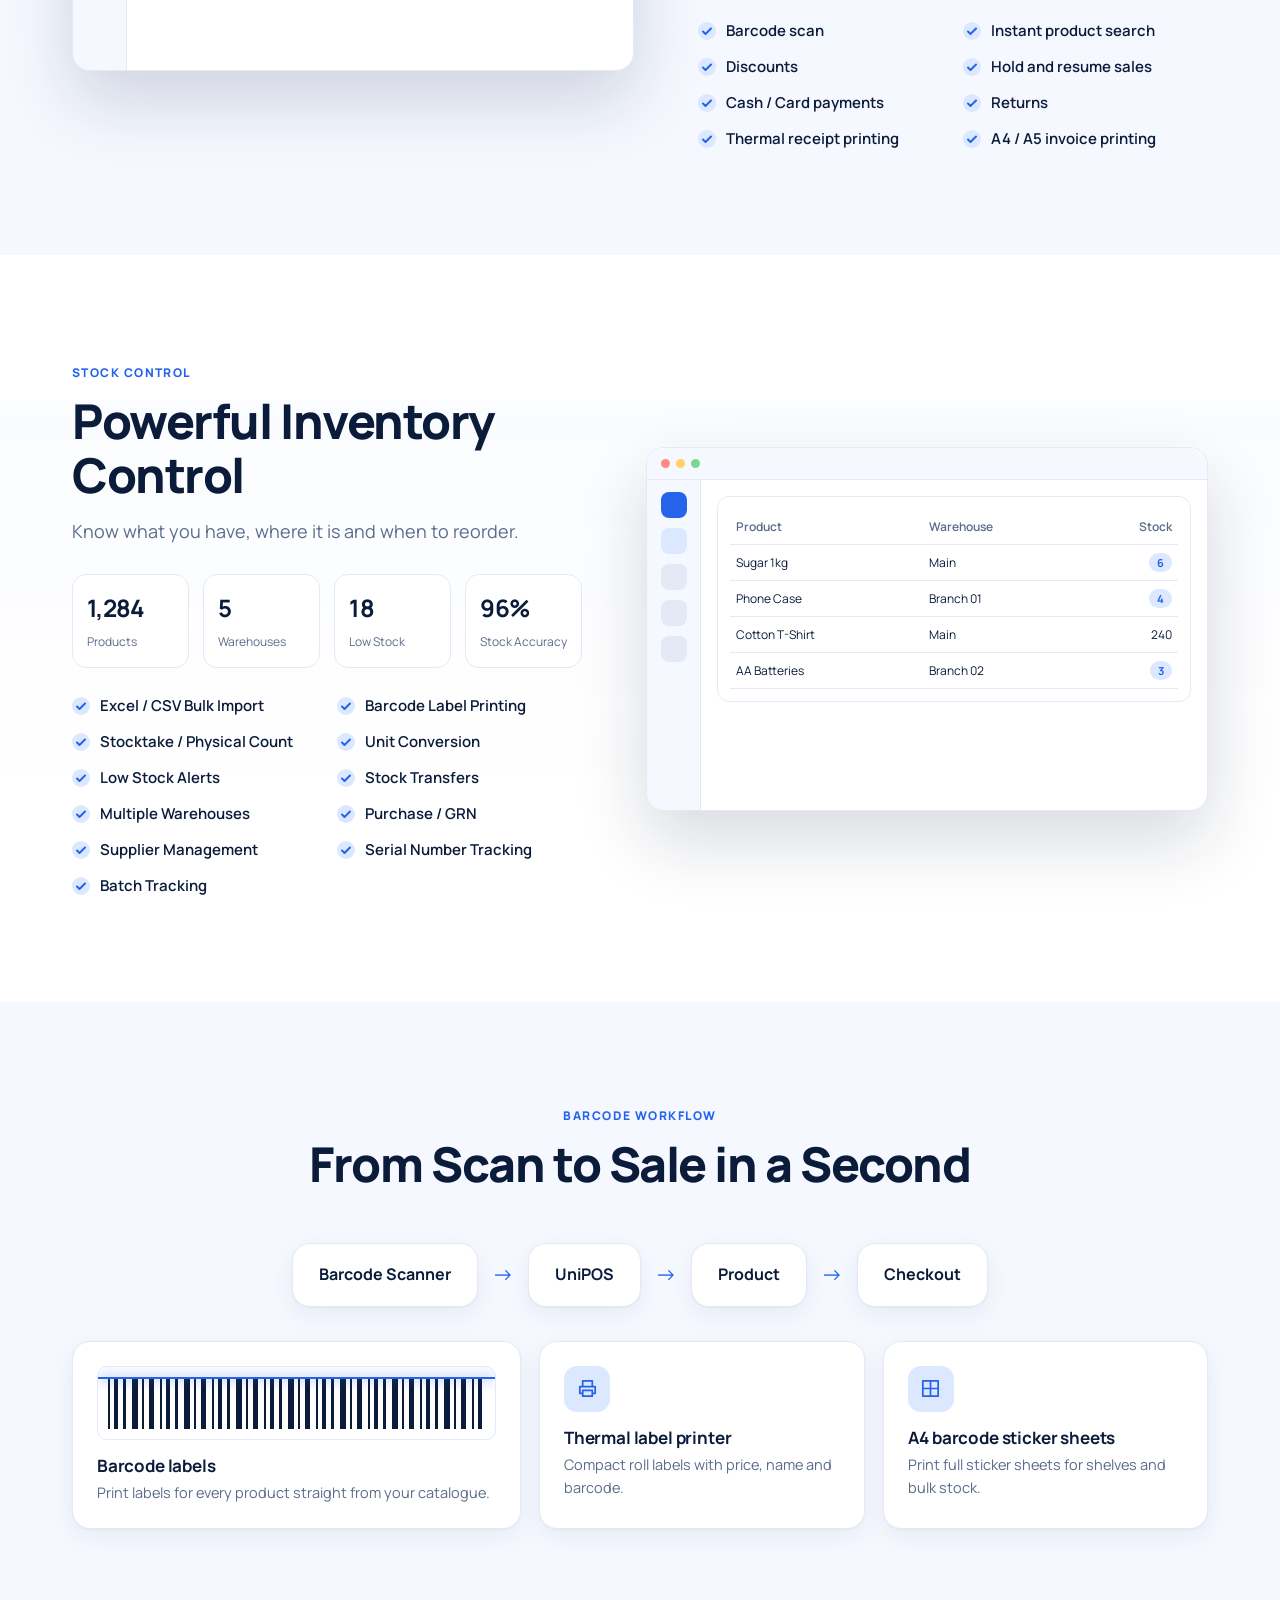
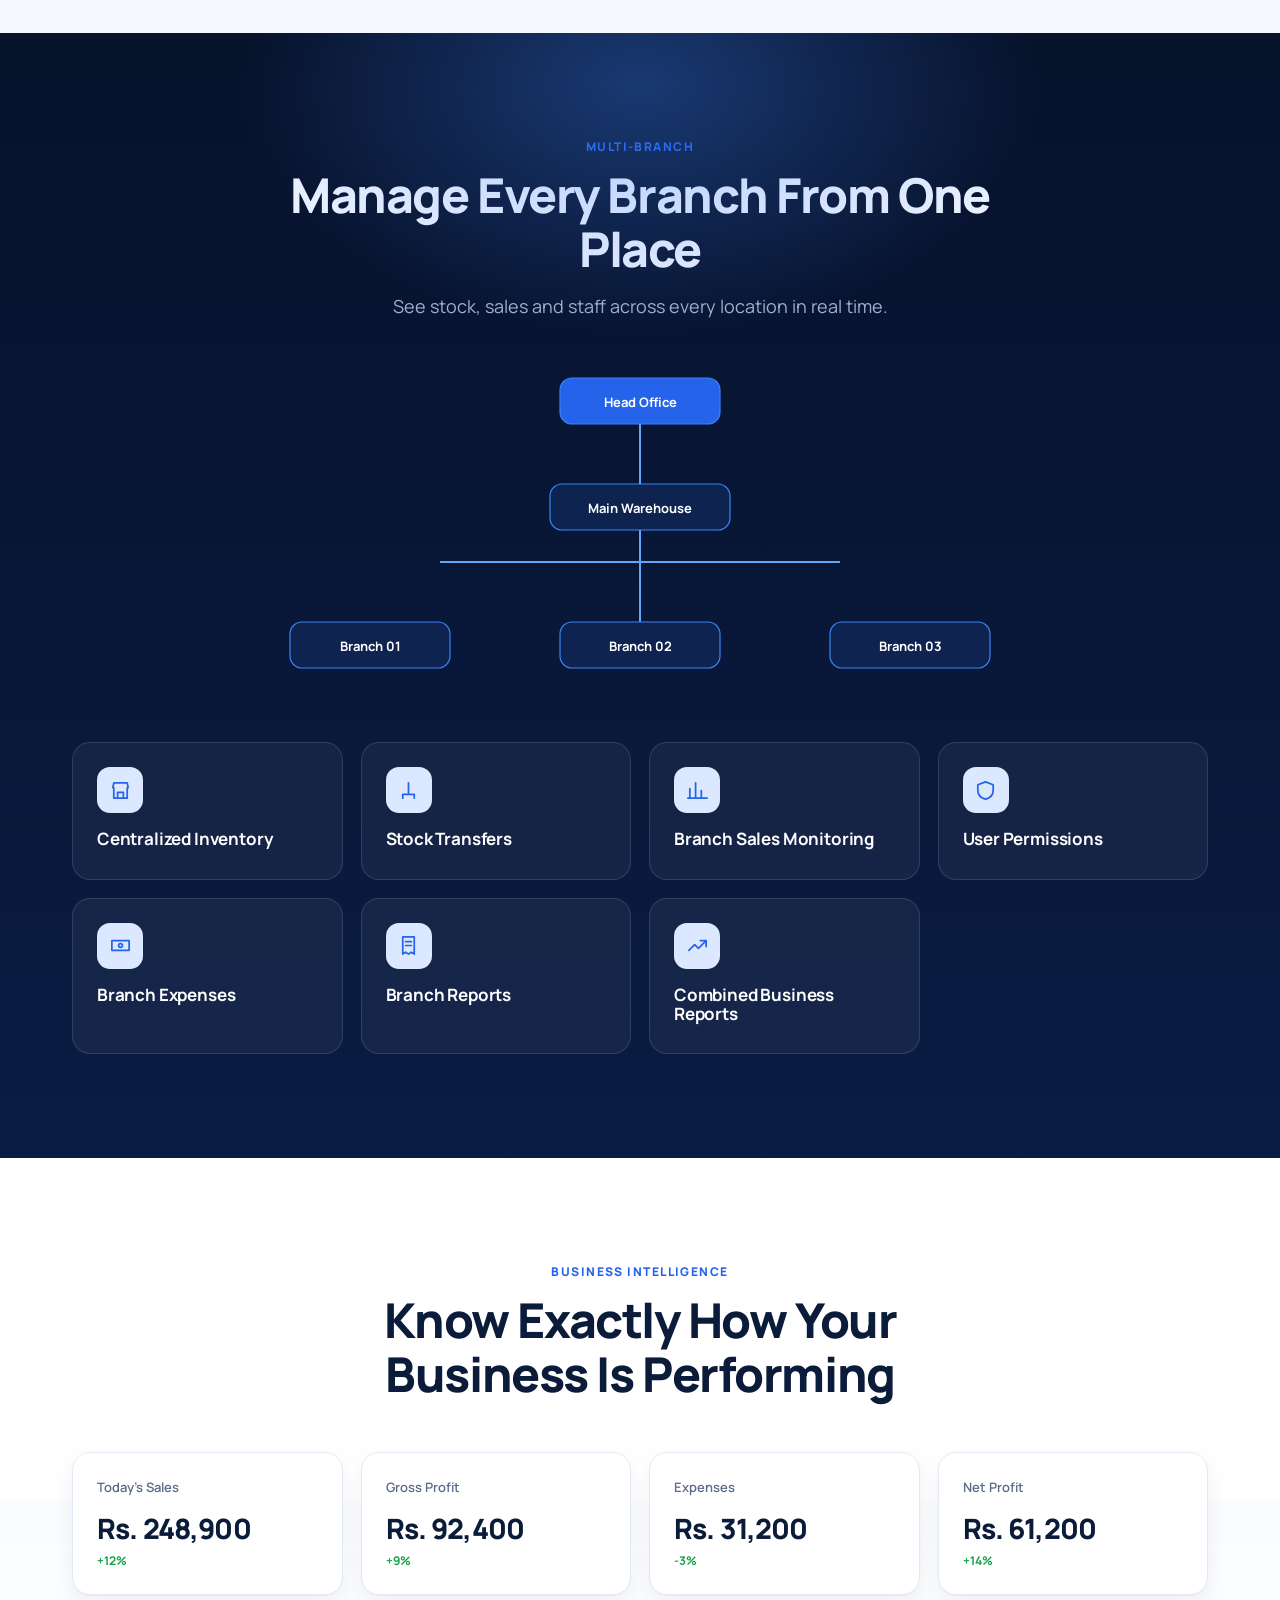
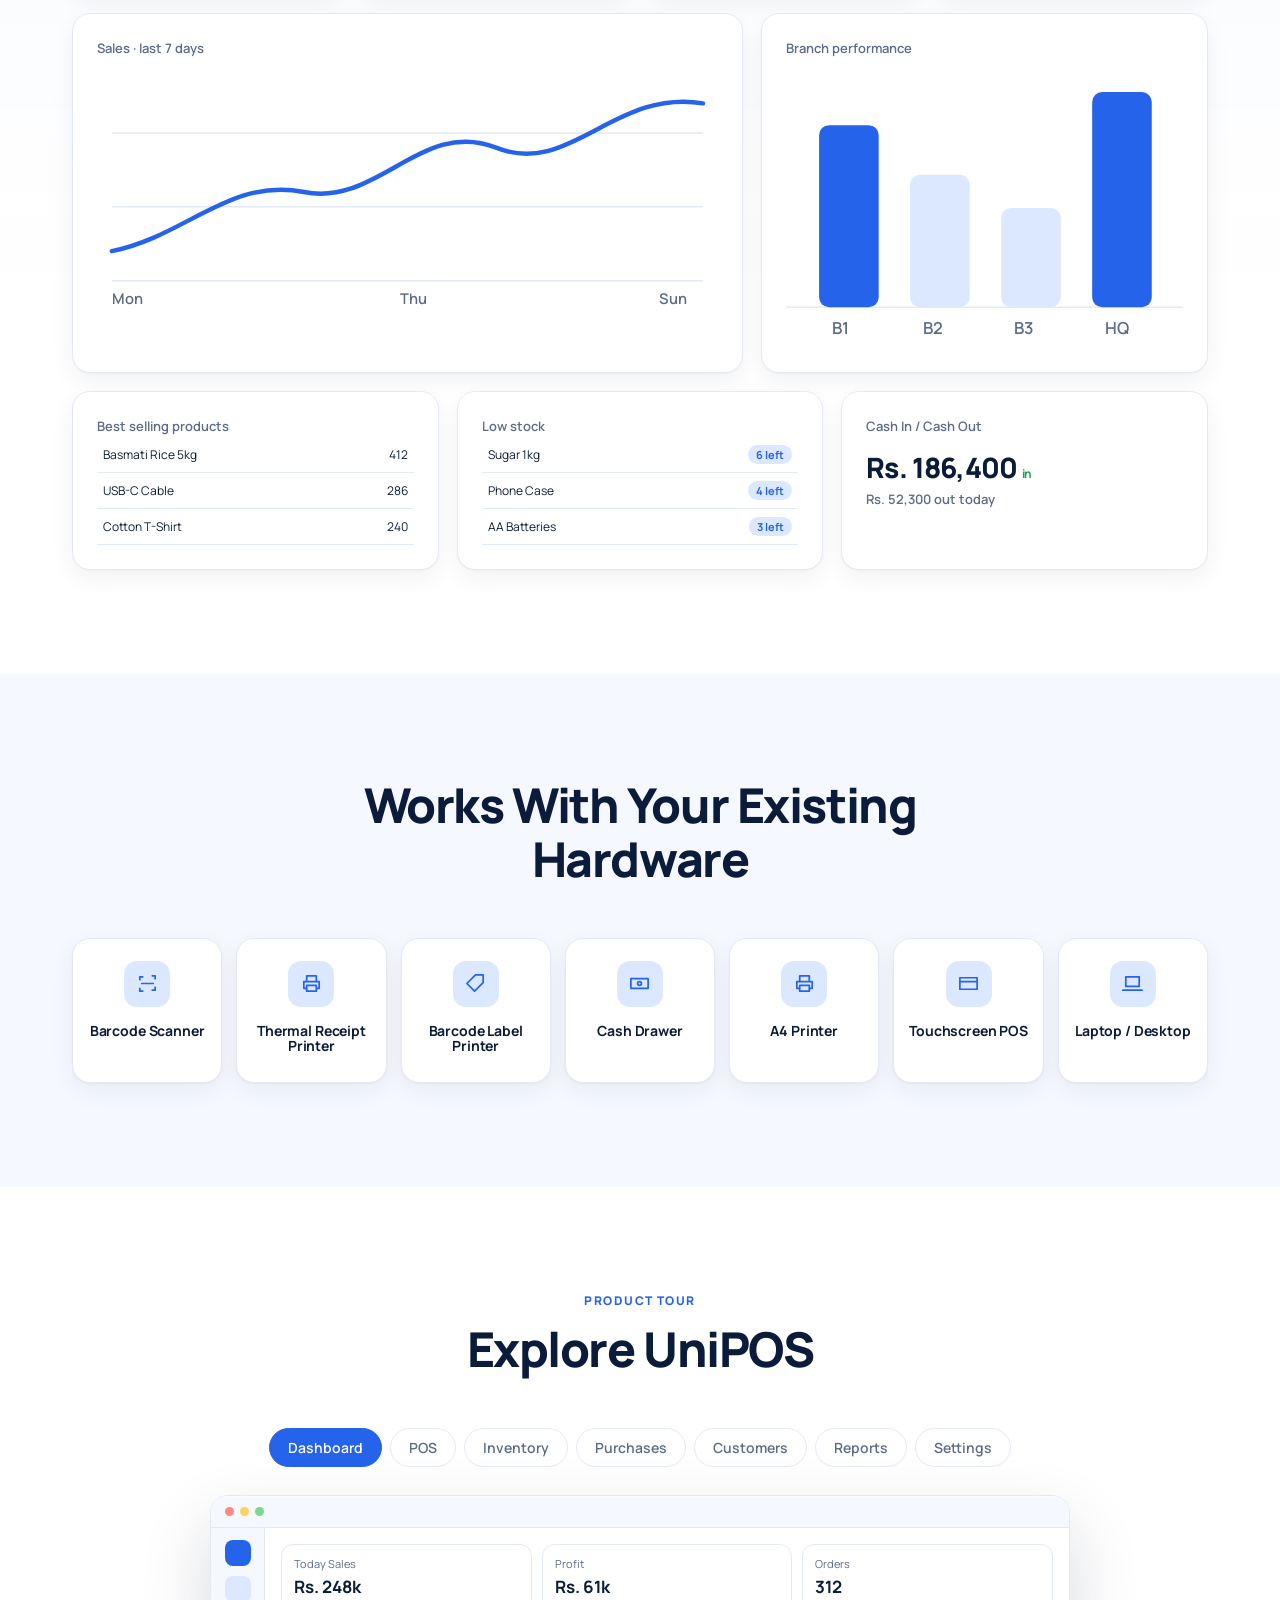
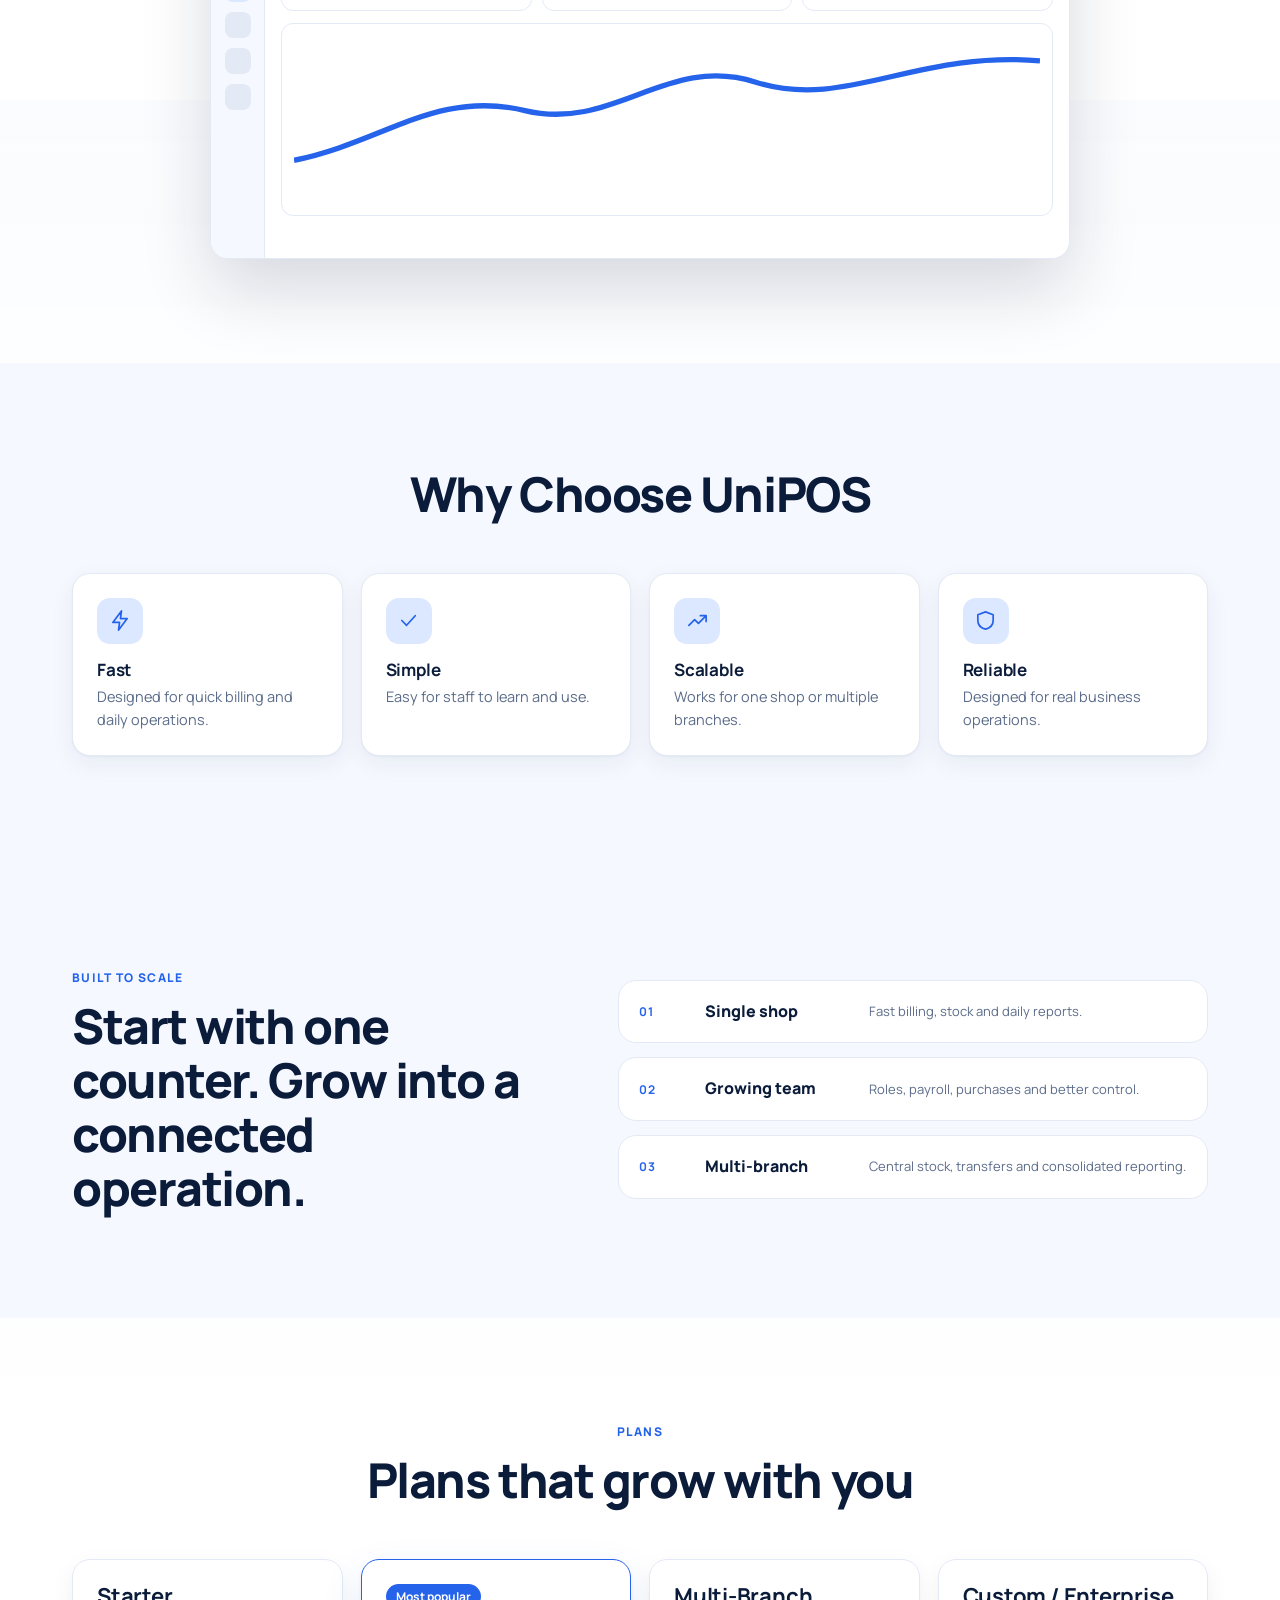
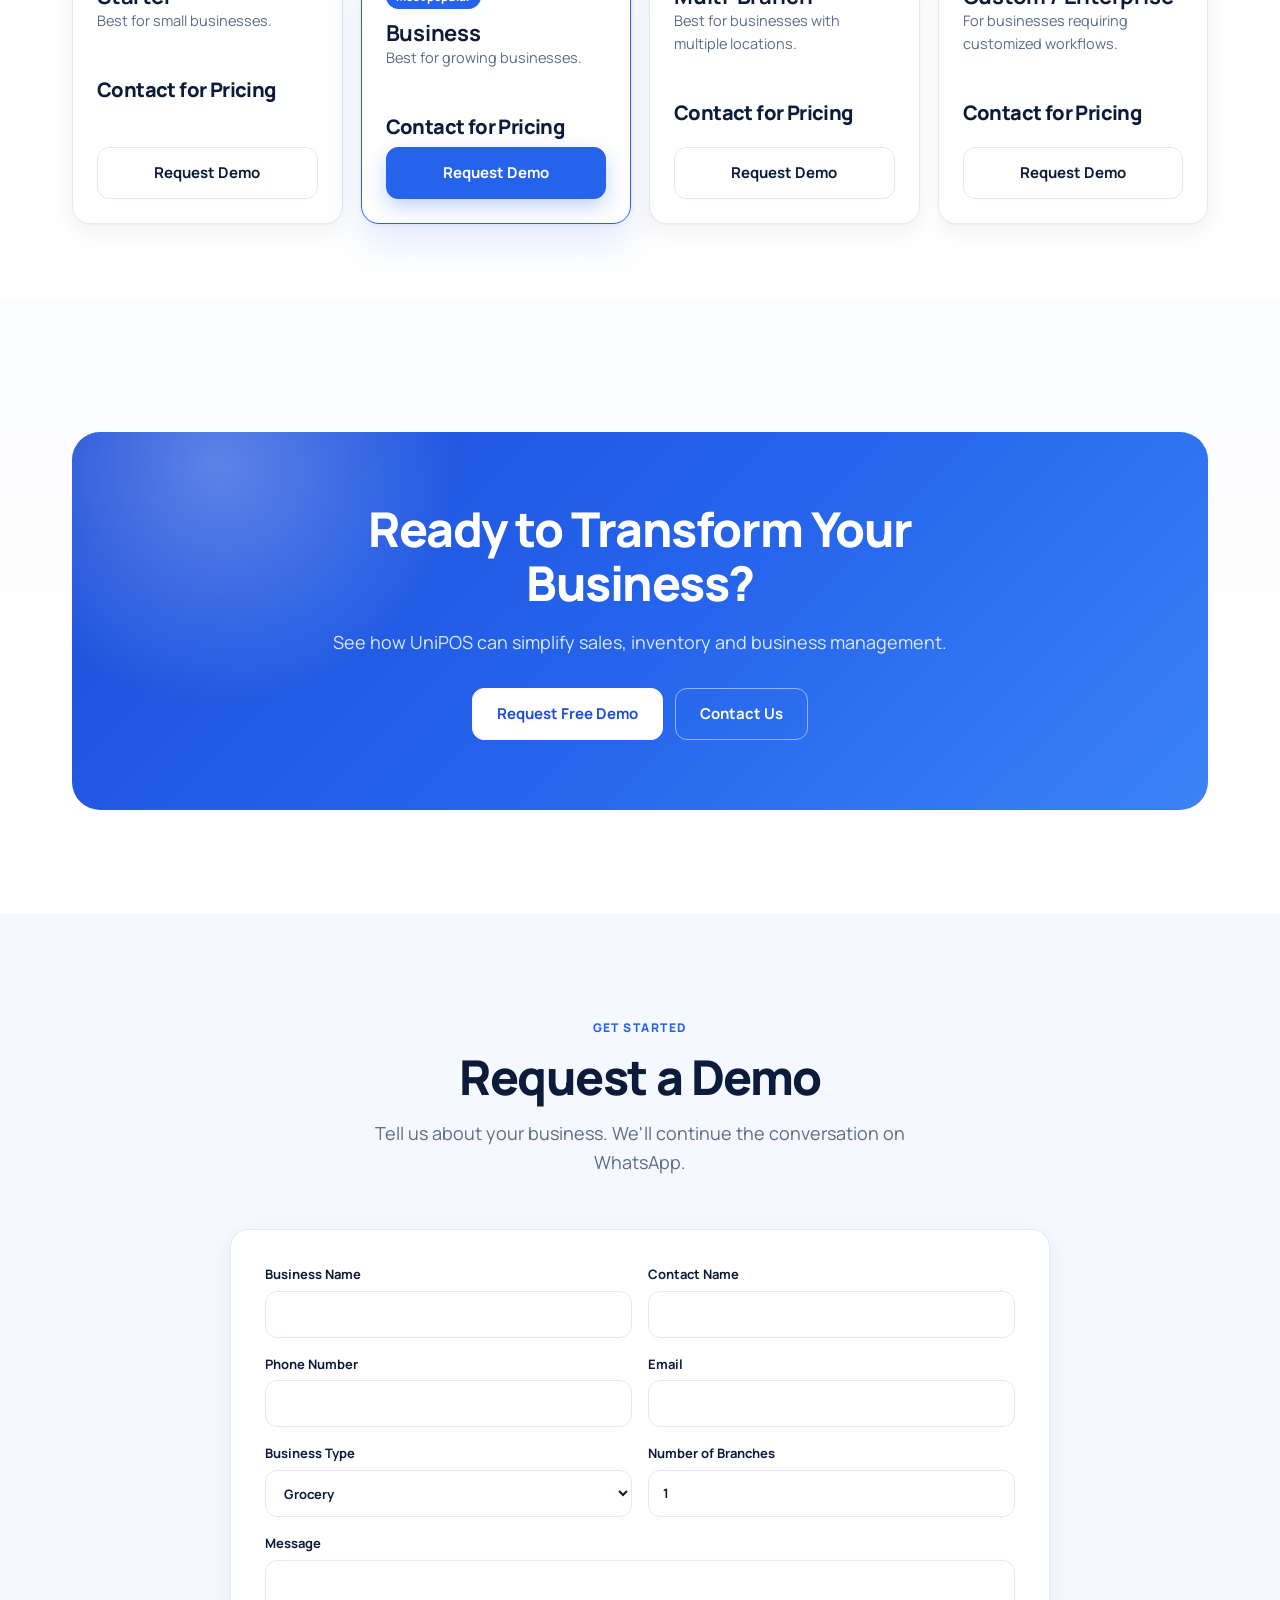
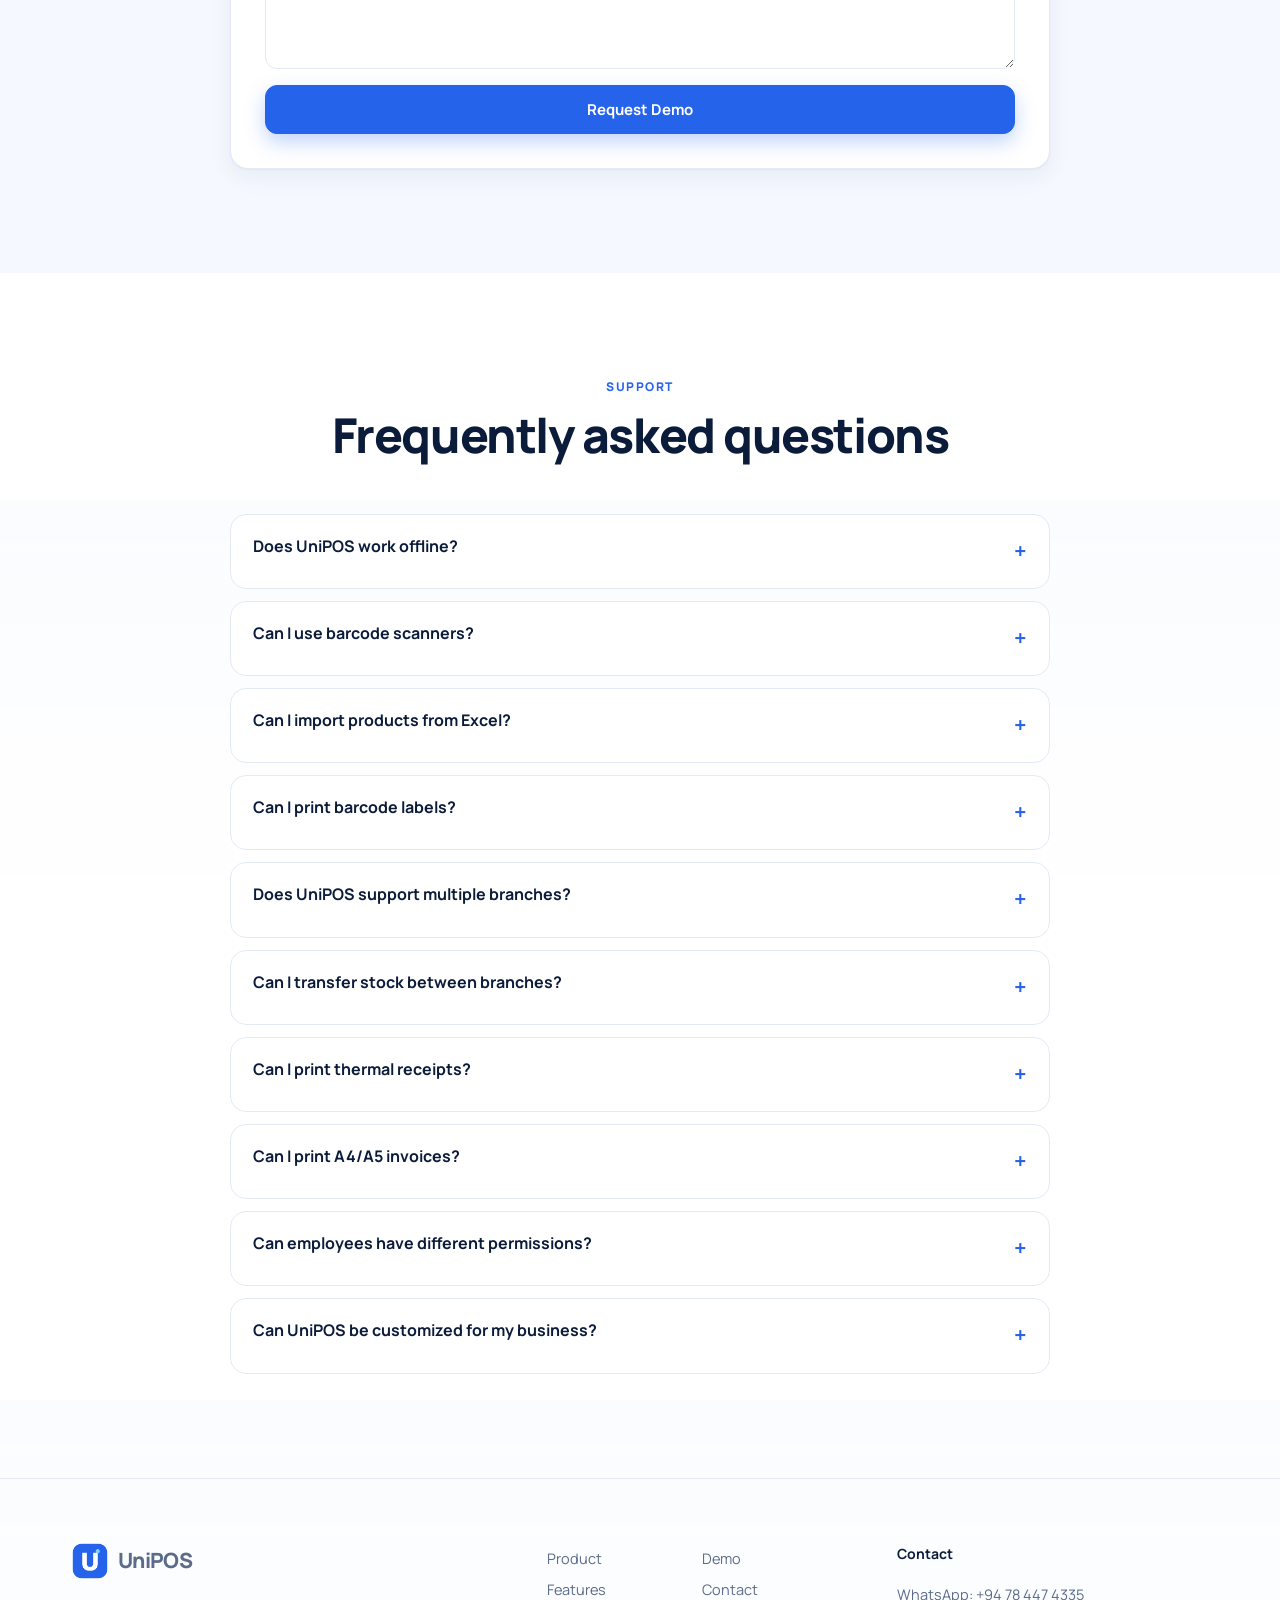
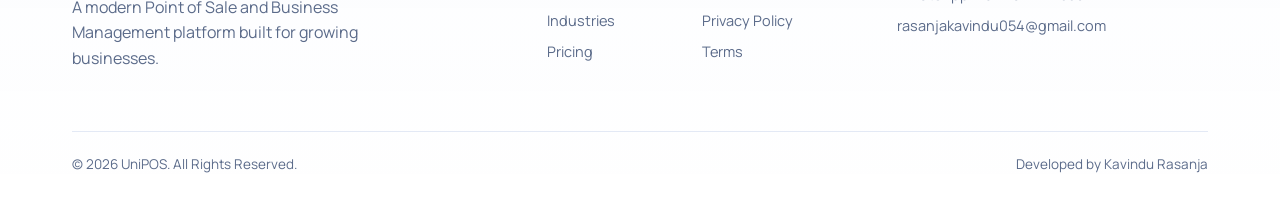
<file: unipos-site/standalone.html>
<!DOCTYPE html>
<html lang="en"><head>
<meta charset="utf-8"/>
<meta content="width=device-width, initial-scale=1, viewport-fit=cover" name="viewport"/>
<title>UniPOS – Smart POS &amp; Business Management Software</title>
<meta content="UniPOS is a powerful POS and business management platform for retail, inventory, billing, reports and multi-branch businesses." name="description"/>
<meta content="website" property="og:type"/><meta content="UniPOS – Smart POS &amp; Business Management Software" property="og:title"/>
<meta content="UniPOS is a powerful POS and business management platform for retail, inventory, billing, reports and multi-branch businesses." property="og:description"/>
<meta content="UniPOS" property="og:site_name"/>
<link href="[data-uri]" rel="icon"/>
<link href="https://fonts.googleapis.com" rel="preconnect"/><link crossorigin="" href="https://fonts.gstatic.com" rel="preconnect"/>
<link href="https://fonts.googleapis.com/css2?family=Manrope:wght@400;500;600;700;800&amp;display=swap" rel="stylesheet"/>

<meta content="#2563eb" name="theme-color"/>
<meta content="light dark" name="color-scheme"/>
<meta content="Kavindu Rasanja" name="author"/>
<meta content="index,follow,max-image-preview:large" name="robots"/>
<meta content="UniPOS, POS software, Sri Lanka POS, inventory management, retail POS, multi branch POS, barcode billing, stock management, business management software" name="keywords"/>
<link href="https://uniposlk.vercel.app/" rel="canonical"/>
<link href="[data-uri]" rel="apple-touch-icon"/>

<meta content="https://uniposlk.vercel.app/" property="og:url"/>
<meta content="https://uniposlk.vercel.app/[data-uri]" property="og:image"/>
<meta content="summary" name="twitter:card"/>
<meta content="UniPOS – Smart POS &amp; Business Management Software" name="twitter:title"/>
<meta content="One POS. Every Business. Fast billing, inventory, reports and multi-branch control in one platform." name="twitter:description"/>
<meta content="https://uniposlk.vercel.app/[data-uri]" name="twitter:image"/>
<style>:root{--bg:#fff;--bg2:#f5f8ff;--card:#fff;--tx:#0b1b3a;--mut:#5b6b8a;--bd:#e3e9f5;--ac:#2563eb;--ac2:#dbe8ff;--sh:0 1px 2px rgba(11,27,58,.04),0 8px 24px rgba(11,27,58,.06);--sh2:0 2px 4px rgba(11,27,58,.05),0 18px 40px rgba(37,99,235,.14);--e:cubic-bezier(.16,1,.3,1);box-sizing:border-box;padding-top:env(safe-area-inset-top,0px);padding-bottom:env(safe-area-inset-bottom,0px)}
@media(prefers-color-scheme:dark){:root:not([data-theme=light]){--bg:#08101f;--bg2:#0c1730;--card:#101c36;--tx:#eaf0ff;--mut:#9fb0cf;--bd:#1e2d4d;--ac2:#16294f}}
:root[data-theme=dark]{--bg:#08101f;--bg2:#0c1730;--card:#101c36;--tx:#eaf0ff;--mut:#9fb0cf;--bd:#1e2d4d;--ac2:#16294f}
*,*:before,*:after{box-sizing:border-box}html{scroll-behavior:smooth;scroll-padding-top:calc(84px + env(safe-area-inset-top,0px));height:100%}
body{margin:0;background:var(--bg);color:var(--tx);font:16px/1.6 Manrope,Inter,system-ui,sans-serif;-webkit-font-smoothing:antialiased;overflow-x:hidden}
a{color:inherit;text-decoration:none}h1,h2,h3{line-height:1.12;letter-spacing:-.03em;margin:0}
.w{max-width:1180px;margin:0 auto;padding:0 22px}section{padding:104px 0}.alt{background:var(--bg2)}
h2{font-size:clamp(30px,4.4vw,48px);font-weight:800;max-width:720px}.lead{color:var(--mut);font-size:18px;max-width:600px;margin:16px 0 0}
.head{margin-bottom:52px}.c{text-align:center}.c h2,.c .lead{margin-left:auto;margin-right:auto}
.btn{display:inline-flex;align-items:center;gap:8px;padding:13px 24px;border-radius:12px;font-weight:700;font-size:15px;border:1px solid var(--bd);background:var(--card);color:var(--tx);cursor:pointer;font-family:inherit;transition:transform .4s var(--e),box-shadow .4s var(--e),background .3s}
.btn:hover{transform:translateY(-2px);box-shadow:var(--sh2)}.btn:active{transform:translateY(0) scale(.98)}.btn:focus-visible,a:focus-visible,summary:focus-visible,.tab:focus-visible{outline:3px solid var(--ac2);outline-offset:2px}
.btn.p{background:var(--ac);border-color:var(--ac);color:#fff;box-shadow:0 8px 20px rgba(37,99,235,.28)}.btn.p:hover{background:#1d4fd8}
/* nav */
header{position:fixed;top:0;left:0;right:0;z-index:50;transition:all .5s var(--e);padding-top:env(safe-area-inset-top,0px)}
.nav{display:flex;align-items:center;justify-content:space-between;height:80px;transition:height .5s var(--e)}
header.s{background:color-mix(in srgb,var(--bg) 82%,transparent);backdrop-filter:blur(14px);-webkit-backdrop-filter:blur(14px);box-shadow:0 1px 0 var(--bd),0 8px 24px rgba(11,27,58,.06)}header.s .nav{height:64px}
.logo{display:flex;align-items:center;gap:10px;font-weight:800;font-size:21px;letter-spacing:-.03em}.logo img{width:36px;height:36px;border-radius:10px}
.menu{display:flex;gap:26px;font-size:14.5px;font-weight:600;color:var(--mut)}.menu a{position:relative;transition:color .3s}.menu a:hover{color:var(--tx)}
.menu a:after{content:"";position:absolute;left:0;bottom:-6px;height:2px;width:0;background:var(--ac);transition:width .5s var(--e)}.menu a:hover:after{width:100%}
.nr{display:flex;align-items:center;gap:14px}.nr .ct{font-weight:600;font-size:14.5px;color:var(--mut)}.nr .btn{padding:10px 18px}
.burger{display:none;width:44px;height:44px;border:1px solid var(--bd);border-radius:12px;background:var(--card);cursor:pointer;position:relative}
.burger i{position:absolute;left:12px;right:12px;height:2px;background:var(--tx);border-radius:2px;transition:all .5s var(--e)}.burger i:nth-child(1){top:15px}.burger i:nth-child(2){top:21px}.burger i:nth-child(3){top:27px}
.open .burger i:nth-child(1){top:21px;transform:rotate(45deg)}.open .burger i:nth-child(2){opacity:0}.open .burger i:nth-child(3){top:21px;transform:rotate(-45deg)}
@media(max-width:1020px){.menu,.nr .ct{display:none}.burger{display:block}
.open{background:var(--bg)}.open .menu{display:flex;position:absolute;top:100%;left:0;right:0;flex-direction:column;gap:0;background:var(--bg);padding:8px 22px 22px;border-bottom:1px solid var(--bd);animation:dn .5s var(--e)}.menu a{padding:13px 0;border-bottom:1px solid var(--bd);font-size:17px}.menu a:after{display:none}}
@media(max-width:520px){.nr .btn{display:none}}
@keyframes dn{from{opacity:0;transform:translateY(-10px)}}@keyframes up{from{opacity:0;transform:translateY(28px)}}@keyframes fi{from{opacity:0}}@keyframes sc{from{opacity:0;transform:translateY(24px) scale(.94)}}@keyframes fl{50%{transform:translateY(-8px)}}
/* hero */
.hero{padding:150px 0 90px;position:relative;overflow:hidden}.hero:before{content:"";position:absolute;right:-8%;top:8%;width:680px;height:680px;border-radius:50%;background:radial-gradient(circle,rgba(37,99,235,.2),transparent 66%);pointer-events:none;animation:fi 2s .4s both}
.hg{display:grid;grid-template-columns:1fr 1.15fr;gap:48px;align-items:center;position:relative}
.hero h1{font-size:clamp(42px,6.2vw,74px);font-weight:800;animation:up .9s .15s var(--e) both}.hero .lead{animation:up .9s .3s var(--e) both}.ctas{display:flex;gap:12px;flex-wrap:wrap;margin-top:32px;animation:up .9s .45s var(--e) both}
.trust{display:flex;flex-wrap:wrap;gap:8px;margin-top:30px;animation:up .9s .6s var(--e) both}.trust span{font-size:13px;font-weight:600;color:var(--mut);border:1px solid var(--bd);background:var(--card);padding:6px 12px;border-radius:99px}.trust span:before{content:"";display:inline-block;width:6px;height:6px;border-radius:50%;background:var(--ac);margin-right:8px}
.hv{position:relative;animation:sc 1.1s .5s var(--e) both}
.fc{position:absolute;background:var(--card);border:1px solid var(--bd);border-radius:14px;padding:10px 14px;box-shadow:var(--sh2);font-size:12px;color:var(--mut);animation:fl 6s ease-in-out infinite;z-index:2}.fc b{display:block;font-size:18px;color:var(--tx);letter-spacing:-.02em}
@media(max-width:1020px){.hg{grid-template-columns:1fr}.hero{padding-top:120px}}@media(max-width:640px){.fc{display:none}}
/* mock window */
.win{background:var(--card);border:1px solid var(--bd);border-radius:18px;box-shadow:0 30px 70px rgba(11,27,58,.16);overflow:hidden}
.bar{display:flex;gap:6px;padding:11px 14px;border-bottom:1px solid var(--bd);background:var(--bg2)}.bar i{width:9px;height:9px;border-radius:50%;background:var(--bd)}.bar i:first-child{background:#ff8a80}.bar i:nth-child(2){background:#ffd166}.bar i:nth-child(3){background:#7bd88f}
.mb{display:grid;grid-template-columns:54px 1fr;min-height:330px}.sb{background:var(--bg2);border-right:1px solid var(--bd);padding:12px 0;display:flex;flex-direction:column;align-items:center;gap:10px}.sb i{width:26px;height:26px;border-radius:8px;background:var(--bd)}.sb i:first-child{background:var(--ac)}.sb i.on{background:var(--ac2)}
.mc{padding:16px;display:grid;gap:12px;align-content:start}.kp{display:grid;grid-template-columns:repeat(3,1fr);gap:10px}.kp div{border:1px solid var(--bd);border-radius:12px;padding:10px 12px;font-size:11px;color:var(--mut)}.kp b{display:block;font-size:17px;color:var(--tx)}
.tb{width:100%;border-collapse:collapse;font-size:12px}.tb td,.tb th{padding:8px 6px;border-bottom:1px solid var(--bd);text-align:left}.tb th{color:var(--mut);font-weight:600}.tb td:last-child,.tb th:last-child{text-align:right}
.pill{background:var(--ac2);color:var(--ac);border-radius:99px;padding:2px 8px;font-weight:700;font-size:11px}.two{display:grid;grid-template-columns:1.4fr 1fr;gap:12px}.bx{border:1px solid var(--bd);border-radius:12px;padding:12px}.pay{display:grid;gap:8px;font-size:12px}.pay div{display:flex;justify-content:space-between}.pay .tot{font-size:20px;font-weight:800}.pay .btn{justify-content:center;padding:10px}
svg text{fill:var(--mut);font:600 10px Manrope,sans-serif}
/* grids/cards */
.g{display:grid;gap:18px}.g5{grid-template-columns:repeat(5,1fr)}.g3{grid-template-columns:repeat(3,1fr)}.g4{grid-template-columns:repeat(4,1fr)}
@media(max-width:1020px){.g5{grid-template-columns:repeat(3,1fr)}.g4{grid-template-columns:repeat(2,1fr)}.g3{grid-template-columns:repeat(2,1fr)}}@media(max-width:640px){.g5,.g4,.g3{grid-template-columns:1fr 1fr}.g3.f{grid-template-columns:1fr}section{padding:76px 0}}@media(max-width:420px){.g5{grid-template-columns:1fr 1fr}.g4{grid-template-columns:1fr}}
.cd{background:var(--card);border:1px solid var(--bd);border-radius:18px;padding:24px;box-shadow:var(--sh);transition:transform .5s var(--e),box-shadow .5s var(--e),border-color .3s}
.cd:hover{transform:translateY(-5px);box-shadow:var(--sh2);border-color:var(--ac)}.cd h3{font-size:17px;letter-spacing:-.01em;margin:16px 0 6px}.cd p{margin:0;color:var(--mut);font-size:14.5px}
.ic{width:46px;height:46px;border-radius:13px;background:var(--ac2);color:var(--ac);display:grid;place-items:center;transition:transform .5s var(--e)}.cd:hover .ic{transform:translate(2px,-3px)}.ic svg{width:23px;height:23px;fill:none;stroke:currentColor;stroke-width:1.8;stroke-linecap:round;stroke-linejoin:round}
.ind{text-align:center;padding:22px 12px}.ind .ic{margin:0 auto}.ind h3{font-size:15px;margin:14px 0 0}
.rv{opacity:0;transform:translateY(26px);transition:opacity .8s var(--e),transform .8s var(--e);transition-delay:var(--d,0s)}.rv.in{opacity:1;transform:none}
/* split */
.sp{display:grid;grid-template-columns:1.1fr 1fr;gap:64px;align-items:center}.sp.r{grid-template-columns:1fr 1.1fr}.sp.r>:first-child{order:2}@media(max-width:1020px){.sp,.sp.r{grid-template-columns:1fr;gap:36px}.sp.r>:first-child{order:0}}
.ck{list-style:none;padding:0;margin:26px 0 0;display:grid;grid-template-columns:1fr 1fr;gap:12px 20px}.ck li{font-weight:600;font-size:15px;padding-left:28px;position:relative}.ck li:before{content:"";position:absolute;left:0;top:3px;width:18px;height:18px;border-radius:50%;background:var(--ac2) url("data:image/svg+xml,%3Csvg xmlns='http://www.w3.org/2000/svg' viewBox='0 0 18 18'%3E%3Cpath d='M5 9.5l2.5 2.5L13 6.5' fill='none' stroke='%232563eb' stroke-width='2' stroke-linecap='round' stroke-linejoin='round'/%3E%3C/svg%3E")}@media(max-width:560px){.ck{grid-template-columns:1fr}}
.stats{display:grid;grid-template-columns:repeat(4,1fr);gap:14px;margin-top:28px}.stats div{border:1px solid var(--bd);background:var(--card);border-radius:14px;padding:14px}.stats b{display:block;font-size:24px;letter-spacing:-.03em}.stats span{font-size:12px;color:var(--mut)}@media(max-width:560px){.stats{grid-template-columns:1fr 1fr}}
/* barcode */
.flow{display:flex;align-items:center;justify-content:center;gap:14px;flex-wrap:wrap}.flow .cd{padding:18px 26px;font-weight:700;text-align:center}.flow .ar{color:var(--ac);font-size:22px}
.bc{position:relative;height:74px;background:#fff;border-radius:10px;padding:10px;display:flex;gap:2px;align-items:stretch;overflow:hidden;border:1px solid var(--bd)}.bc i{background:#0b1b3a;flex:none}
.bc:after{content:"";position:absolute;left:0;right:0;height:2px;background:#2563eb;box-shadow:0 0 12px #2563eb;animation:scan 2.6s ease-in-out infinite}@keyframes scan{0%,100%{top:6px}50%{top:64px}}
/* branch */
.dk{background:linear-gradient(180deg,#07122b,#0a1c44);color:#eaf0ff;position:relative;overflow:hidden}.dk:before{content:"";position:absolute;left:50%;top:-200px;width:800px;height:500px;transform:translateX(-50%);background:radial-gradient(closest-side,rgba(59,130,246,.35),transparent);pointer-events:none}
.dk .lead{color:#9fb0cf}.dk .cd{background:rgba(255,255,255,.05);border-color:rgba(255,255,255,.12);box-shadow:none}.dk .cd h3{color:#fff}.dk .cd p{color:#9fb0cf}
.tree{width:100%;max-width:760px;margin:0 auto 40px;display:block}.tree rect{fill:#0f2350;stroke:#3b82f6;stroke-width:1.2}.tree .hd{fill:#2563eb}.tree text{fill:#fff;font:700 13px Manrope,sans-serif;text-anchor:middle}
.ln{stroke:#60a5fa;stroke-width:2;fill:none;stroke-dasharray:200;stroke-dashoffset:200;transition:stroke-dashoffset 1.6s var(--e)}.in .ln{stroke-dashoffset:0;animation:dash 2.4s 1.6s linear infinite}@keyframes dash{to{stroke-dashoffset:-40}}
/* charts */
.ch{fill:none;stroke:var(--ac);stroke-width:3;stroke-linecap:round;stroke-dasharray:700;stroke-dashoffset:700;transition:stroke-dashoffset 2s var(--e)}.in .ch{stroke-dashoffset:0}
.br{fill:var(--ac);transform-origin:bottom;transform-box:fill-box;transform:scaleY(0);transition:transform 1s var(--e);transition-delay:var(--d,0s)}.in .br{transform:scaleY(1)}.br.l{fill:var(--ac2)}
.big{font-size:28px;font-weight:800;letter-spacing:-.03em;margin-top:8px}.sm{font-size:13px;color:var(--mut);font-weight:600}.up{color:#16a34a;font-size:12px;font-weight:700}
/* hardware */
.hw{display:grid;grid-template-columns:repeat(7,1fr);gap:14px}@media(max-width:1020px){.hw{display:flex;overflow-x:auto;scroll-snap-type:x mandatory;padding-bottom:14px;margin:0 -22px;padding:0 22px 14px}.hw .cd{flex:0 0 170px;scroll-snap-align:start}}.hw .cd{text-align:center;padding:22px 10px}.hw .ic{margin:0 auto}.hw h3{font-size:14px}
/* tabs */
.tabs{display:flex;gap:8px;overflow-x:auto;padding-bottom:6px;margin-bottom:22px;justify-content:center}@media(max-width:800px){.tabs{justify-content:flex-start}}
.tab{border:1px solid var(--bd);background:var(--card);color:var(--mut);border-radius:99px;padding:9px 18px;font:600 14px Manrope,sans-serif;cursor:pointer;white-space:nowrap;transition:all .4s var(--e)}.tab.on{background:var(--ac);color:#fff;border-color:var(--ac)}.tab:not(.on):hover{color:var(--tx);border-color:var(--ac)}
.tv{max-width:860px;margin:0 auto}.tv .mc{animation:up .6s var(--e)}
/* pricing */
.pr{display:flex;flex-direction:column}.pr h3{font-size:22px;margin:0}.pr .big{font-size:20px;margin:22px 0 4px}.pr .btn{margin-top:auto;justify-content:center}.pr p{margin-bottom:20px}.hi{border-color:var(--ac);box-shadow:var(--sh2)}.tag{align-self:flex-start;background:var(--ac);color:#fff;font-size:12px;font-weight:700;padding:3px 10px;border-radius:99px;margin-bottom:12px}
/* cta */
.cta{background:linear-gradient(135deg,#1d4ed8,#2563eb 50%,#3b82f6);color:#fff;border-radius:28px;padding:70px 28px;text-align:center;position:relative;overflow:hidden}.cta:before{content:"";position:absolute;width:520px;height:520px;left:-10%;top:-60%;border-radius:50%;background:radial-gradient(circle,rgba(255,255,255,.28),transparent 65%);animation:drift 9s ease-in-out infinite alternate}@keyframes drift{to{transform:translate(70%,20%)}}
.cta h2,.cta p{position:relative;margin-left:auto;margin-right:auto}.cta p{color:#dbe8ff;font-size:18px}.cta .ctas{justify-content:center;position:relative;animation:none}.cta .btn:not(.w2){background:#fff;color:#1d4ed8;border-color:#fff}.cta .w2{background:transparent;color:#fff;border-color:rgba(255,255,255,.5)}
/* form */
form{display:grid;grid-template-columns:1fr 1fr;gap:16px}form .f{grid-column:1/-1}label{font-size:13px;font-weight:700;display:grid;gap:6px}input,select,textarea{font:inherit;padding:12px 14px;border:1px solid var(--bd);border-radius:12px;background:var(--bg);color:var(--tx);transition:border-color .3s,box-shadow .3s}input:focus,select:focus,textarea:focus{outline:none;border-color:var(--ac);box-shadow:0 0 0 4px var(--ac2)}@media(max-width:560px){form{grid-template-columns:1fr}}
.fm{max-width:820px;margin:0 auto;padding:34px}
/* faq */
.fq{max-width:820px;margin:0 auto;display:grid;gap:12px}.fq details{border:1px solid var(--bd);border-radius:16px;background:var(--card);padding:0 22px;transition:border-color .3s}.fq details[open]{border-color:var(--ac)}.fq summary{list-style:none;cursor:pointer;font-weight:700;padding:19px 0;display:flex;justify-content:space-between;gap:16px}.fq summary::-webkit-details-marker{display:none}.fq summary:after{content:"+";font-size:22px;color:var(--ac);transition:transform .5s var(--e)}.fq details[open] summary:after{transform:rotate(45deg)}
.fa{display:grid;grid-template-rows:0fr;transition:grid-template-rows .5s var(--e)}.fq details.o .fa{grid-template-rows:1fr}.fa>div{overflow:hidden;color:var(--mut)}.fa p{margin:0 0 20px}
footer{border-top:1px solid var(--bd);padding:64px 0 34px}.fg{display:grid;grid-template-columns:1.4fr 1fr 1fr;gap:40px}@media(max-width:760px){.fg{grid-template-columns:1fr}}footer h4{margin:0 0 14px;font-size:14px}footer a{display:block;color:var(--mut);font-size:14.5px;padding:4px 0;transition:color .3s}footer a:hover{color:var(--ac)}.fl{display:grid;grid-template-columns:1fr 1fr}.cp{margin-top:44px;padding-top:22px;border-top:1px solid var(--bd);display:flex;justify-content:space-between;flex-wrap:wrap;gap:8px;font-size:13.5px;color:var(--mut)}
@media(prefers-reduced-motion:reduce){*,*:before,*:after{animation:none!important;transition:none!important;scroll-behavior:auto!important}.rv{opacity:1;transform:none}.ln,.ch{stroke-dashoffset:0}.br{transform:none}}


/* ===== UniPOS v2 merged polish ===== */
:root{--navy:#07162f;--blue:#2563eb;--blue2:#60a5fa;--cyan:#38bdf8}
body{background-image:linear-gradient(180deg,rgba(37,99,235,.018),transparent 26rem)}
.scroll-progress{position:fixed;left:0;top:0;height:3px;width:0;background:linear-gradient(90deg,var(--ac),#60a5fa);z-index:100;box-shadow:0 0 12px rgba(37,99,235,.45);pointer-events:none}
.cursor-glow{position:fixed;width:360px;height:360px;border-radius:50%;background:radial-gradient(circle,rgba(37,99,235,.10),transparent 66%);transform:translate(-50%,-50%);pointer-events:none;z-index:-1;opacity:.8;transition:opacity .3s}
.eyebrow,.section-kicker{display:inline-flex;align-items:center;gap:9px;font-size:12px;font-weight:800;letter-spacing:.12em;text-transform:uppercase;color:var(--ac);margin-bottom:16px}
.pulse-dot{width:8px;height:8px;border-radius:50%;background:var(--ac);box-shadow:0 0 0 0 rgba(37,99,235,.35);animation:pulse 2.3s infinite}
@keyframes pulse{70%{box-shadow:0 0 0 9px rgba(37,99,235,0)}100%{box-shadow:0 0 0 0 rgba(37,99,235,0)}}
.gradient-text{background:linear-gradient(115deg,#2563eb,#4f8cff 55%,#38bdf8);-webkit-background-clip:text;background-clip:text;color:transparent}
.hero{min-height:min(860px,92vh);display:flex;align-items:center}
.hero:after{content:"";position:absolute;inset:0;pointer-events:none;opacity:.2;background-image:linear-gradient(rgba(37,99,235,.055) 1px,transparent 1px),linear-gradient(90deg,rgba(37,99,235,.055) 1px,transparent 1px);background-size:46px 46px;mask-image:linear-gradient(to bottom,#000,transparent 76%)}
.hv{perspective:1200px}.hv .win{transform:rotateY(-2deg) rotateX(1deg);transition:transform .7s var(--e),box-shadow .7s var(--e)}
.hv:hover .win{box-shadow:0 40px 90px rgba(11,27,58,.21)}
.capability-rail{padding:0!important;border-top:1px solid var(--bd);border-bottom:1px solid var(--bd);overflow:hidden;background:color-mix(in srgb,var(--bg) 92%,transparent);position:relative}
.rail-track{max-width:1180px;margin:0 auto;padding:18px 22px;display:flex;align-items:center;justify-content:space-between;gap:14px;white-space:nowrap;color:var(--mut);font-size:12px;font-weight:800;letter-spacing:.03em;overflow:hidden}
.rail-track i{color:var(--ac);font-style:normal}.rail-track span{opacity:.86}
.section-kicker{margin-bottom:12px}.head .section-kicker{display:flex;justify-content:center}
.cd{position:relative;isolation:isolate}.cd:before{content:"";position:absolute;inset:0;border-radius:inherit;background:linear-gradient(135deg,rgba(37,99,235,.08),transparent 42%);opacity:0;transition:opacity .5s var(--e);z-index:-1}.cd:hover:before{opacity:1}
.platform-grid{display:grid;grid-template-columns:.9fr 1.1fr;gap:64px;align-items:center}.platform-points{display:grid;gap:14px}.platform-points>div{display:grid;grid-template-columns:52px 150px 1fr;align-items:center;gap:14px;padding:18px 20px;background:var(--card);border:1px solid var(--bd);border-radius:18px;transition:transform .45s var(--e),border-color .45s var(--e),box-shadow .45s var(--e)}.platform-points>div:hover{transform:translateX(7px);border-color:var(--ac);box-shadow:var(--sh)}.platform-points b{font-size:12px;color:var(--ac);letter-spacing:.08em}.platform-points span{font-weight:800}.platform-points small{color:var(--mut);font-size:13px}
.wa-float{position:fixed;right:20px;bottom:20px;z-index:45;display:flex;align-items:center;gap:8px;padding:12px 15px;border-radius:999px;background:#16a34a;color:white!important;box-shadow:0 14px 34px rgba(22,163,74,.28);font-size:13px;font-weight:800;transition:transform .35s var(--e),box-shadow .35s var(--e)}.wa-float:hover{transform:translateY(-3px);box-shadow:0 18px 42px rgba(22,163,74,.36)}.wa-float svg{width:19px;height:19px;fill:currentColor}
.menu a.active{color:var(--tx)}.menu a.active:after{width:100%}
.hero .btn.p{position:relative;overflow:hidden}.hero .btn.p:after{content:"";position:absolute;top:-70%;left:-40%;width:35%;height:240%;background:linear-gradient(90deg,transparent,rgba(255,255,255,.35),transparent);transform:rotate(18deg);transition:left .75s var(--e)}.hero .btn.p:hover:after{left:125%}
.win{position:relative}.win:after{content:"";position:absolute;inset:0;border-radius:inherit;pointer-events:none;box-shadow:inset 0 1px 0 rgba(255,255,255,.5)}
@media(max-width:1020px){.hero{min-height:auto}.platform-grid{grid-template-columns:1fr;gap:32px}.rail-track{justify-content:flex-start;overflow-x:auto;scrollbar-width:none}.rail-track::-webkit-scrollbar{display:none}}
@media(max-width:640px){.cursor-glow{display:none}.hero{padding-bottom:64px}.platform-points>div{grid-template-columns:40px 1fr}.platform-points small{grid-column:2}.wa-float span{display:none}.wa-float{width:50px;height:50px;justify-content:center;padding:0}.rail-track{padding-top:14px;padding-bottom:14px}.hero h1{font-size:clamp(40px,14vw,58px)}}
@media(prefers-reduced-motion:reduce){.pulse-dot{animation:none}.hv .win{transform:none!important}.cursor-glow{display:none}}</style>
</head><body class="site-ready">
<div aria-hidden="true" class="scroll-progress" id="scrollProgress"></div>
<div aria-hidden="true" class="cursor-glow" id="cursorGlow"></div>

<header id="hd"><div class="w nav"><a class="logo" href="#home"><img alt="UniPOS logo" height="36" src="[data-uri]" width="36"/>UniPOS</a>
<nav class="menu" id="menu"><a href="#home">Home</a><a href="#features">Features</a><a href="#industries">Industries</a><a href="#inventory">Inventory</a><a href="#branches">Multi-Branch</a><a href="#reports">Reports</a><a href="#pricing">Pricing</a><a href="#faq">FAQ</a></nav>
<div class="nr"><a class="ct" href="#demo">Contact</a><a class="btn p" href="#demo">Request Demo</a><button aria-expanded="false" aria-label="Menu" class="burger" id="bg"><i></i><i></i><i></i></button></div></div></header>
<main>
<section class="hero" id="home"><div class="w hg"><div>
<div class="eyebrow"><span class="pulse-dot"></span>Smart POS &amp; business management platform</div><h1>One POS. <span class="gradient-text">Every Business.</span></h1>
<p class="lead">Run your sales, inventory, customers, purchases, expenses, employees and multiple branches from one powerful POS platform.</p>
<div class="ctas"><a class="btn p" href="#demo">Request Free Demo</a><a class="btn" href="#features">Explore Features</a></div>
<div class="trust"><span>Fast Billing</span><span>Offline Ready</span><span>Barcode Ready</span><span>Multi-Branch</span><span>Secure</span></div></div>
<div class="hv"><div class="fc" style="top:-18px;left:-14px"><span>Today Sales</span><b>Rs. 248,900</b></div><div class="fc" style="top:40px;right:-14px;animation-delay:-1.5s"><span>Profit</span><b>+18.4%</b></div><div class="fc" style="bottom:70px;left:-26px;animation-delay:-3s"><span>Low Stock</span><b>18 items</b></div><div class="fc" style="bottom:-16px;right:30px;animation-delay:-4s"><span>Orders · Branches</span><b>312 · 3 online</b></div>
<div class="win" id="heroWin"></div></div></div></section>
<section aria-label="UniPOS capabilities" class="capability-rail">
<div class="rail-track">
<span>Fast Billing</span><i>•</i><span>Inventory</span><i>•</i><span>Barcode</span><i>•</i><span>Purchases / GRN</span><i>•</i><span>Customers</span><i>•</i><span>Expenses</span><i>•</i><span>Payroll</span><i>•</i><span>Reports</span><i>•</i><span>Multi-Branch</span><i>•</i><span>Stock Transfers</span><i>•</i><span>Offline Ready</span><i>•</i><span>Role Permissions</span>
</div>
</section>

<section class="alt" id="industries"><div class="w"><div class="head c"><div class="section-kicker">BUSINESS FLEXIBILITY</div><h2>Built for Every Business</h2><p class="lead">One platform that adapts to how your shop actually sells.</p></div><div class="g g5" id="ind"></div></div></section>
<section id="features"><div class="w"><div class="head c"><div class="section-kicker">CORE PLATFORM</div><h2>Everything Your Business Needs</h2></div><div class="g g3" id="feat"></div></div></section>
<section class="alt" id="pos"><div class="w sp"><div class="win rv" id="posWin"></div><div class="rv"><div class="section-kicker">CHECKOUT EXPERIENCE</div><h2>Fast Checkout. Less Waiting.</h2><p class="lead">Built for busy counters where every second in the queue counts.</p>
<ul class="ck"><li>Barcode scan</li><li>Instant product search</li><li>Discounts</li><li>Hold and resume sales</li><li>Cash / Card payments</li><li>Returns</li><li>Thermal receipt printing</li><li>A4 / A5 invoice printing</li></ul></div></div></section>
<section id="inventory"><div class="w sp r"><div class="rv"><div class="win" id="invWin"></div></div><div class="rv"><div class="section-kicker">STOCK CONTROL</div><h2>Powerful Inventory Control</h2><p class="lead">Know what you have, where it is and when to reorder.</p>
<div class="stats" id="stats"><div><b data-n="1284">0</b><span>Products</span></div><div><b data-n="5">0</b><span>Warehouses</span></div><div><b data-n="18">0</b><span>Low Stock</span></div><div><b data-n="96" data-s="%">0</b><span>Stock Accuracy</span></div></div>
<ul class="ck"><li>Excel / CSV Bulk Import</li><li>Barcode Label Printing</li><li>Stocktake / Physical Count</li><li>Unit Conversion</li><li>Low Stock Alerts</li><li>Stock Transfers</li><li>Multiple Warehouses</li><li>Purchase / GRN</li><li>Supplier Management</li><li>Serial Number Tracking</li><li>Batch Tracking</li></ul></div></div></section>
<section class="alt" id="barcode"><div class="w"><div class="head c"><div class="section-kicker">BARCODE WORKFLOW</div><h2>From Scan to Sale in a Second</h2></div>
<div class="flow rv"><div class="cd">Barcode Scanner</div><span class="ar">→</span><div class="cd">UniPOS</div><span class="ar">→</span><div class="cd">Product</div><span class="ar">→</span><div class="cd">Checkout</div></div>
<div class="g g3 f" style="margin-top:34px"><div class="cd rv"><div class="bc" id="bc"></div><h3>Barcode labels</h3><p>Print labels for every product straight from your catalogue.</p></div><div class="cd rv" style="--d:.1s"><div class="ic"><svg id="pi" viewbox="0 0 24 24"></svg></div><h3>Thermal label printer</h3><p>Compact roll labels with price, name and barcode.</p></div><div class="cd rv" style="--d:.2s"><div class="ic"><svg viewbox="0 0 24 24"><path d="M4 4h16v16H4zM4 12h16M12 4v16"></path></svg></div><h3>A4 barcode sticker sheets</h3><p>Print full sticker sheets for shelves and bulk stock.</p></div></div></div></section>
<section class="dk" id="branches"><div class="w"><div class="head c"><div class="section-kicker">MULTI-BRANCH</div><h2>Manage Every Branch From One Place</h2><p class="lead">See stock, sales and staff across every location in real time.</p></div>
<div class="rv" id="tw"><svg class="tree" viewbox="0 0 760 330"><rect class="hd" height="46" rx="12" width="160" x="300" y="6"></rect><text x="380" y="35">Head Office</text><rect height="46" rx="12" width="180" x="290" y="112"></rect><text x="380" y="141">Main Warehouse</text>
<path class="ln" d="M380 52V112"></path><path class="ln" d="M380 158V190M380 190H110V250M380 190V250M380 190H650V250"></path>
<rect height="46" rx="12" width="160" x="30" y="250"></rect><text x="110" y="279">Branch 01</text><rect height="46" rx="12" width="160" x="300" y="250"></rect><text x="380" y="279">Branch 02</text><rect height="46" rx="12" width="160" x="570" y="250"></rect><text x="650" y="279">Branch 03</text></svg></div>
<div class="g g4" id="br"></div></div></section>
<section id="reports"><div class="w"><div class="head c"><div class="section-kicker">BUSINESS INTELLIGENCE</div><h2>Know Exactly How Your Business Is Performing</h2></div><div class="g g4" id="kp"></div>
<div class="g" id="chg" style="grid-template-columns:1.5fr 1fr;margin-top:18px"><div class="cd rv"><div class="sm">Sales · last 7 days</div><svg viewbox="0 0 420 170" width="100%"><path d="M10 150H410M10 100H410M10 50H410" stroke="var(--bd)"></path><path class="ch" d="M10 130C60 120 90 80 140 90S220 40 270 60 350 20 410 30"></path><text x="10" y="166">Mon</text><text x="205" y="166">Thu</text><text x="380" y="166">Sun</text></svg></div>
<div class="cd rv" style="--d:.1s"><div class="sm">Branch performance</div><svg id="bars" viewbox="0 0 240 170" width="100%"></svg></div></div>
<div class="g g3 f" style="margin-top:18px"><div class="cd rv"><div class="sm">Best selling products</div><table class="tb"><tr><td>Basmati Rice 5kg</td><td>412</td></tr><tr><td>USB-C Cable</td><td>286</td></tr><tr><td>Cotton T-Shirt</td><td>240</td></tr></table></div><div class="cd rv" style="--d:.1s"><div class="sm">Low stock</div><table class="tb"><tr><td>Sugar 1kg</td><td><span class="pill">6 left</span></td></tr><tr><td>Phone Case</td><td><span class="pill">4 left</span></td></tr><tr><td>AA Batteries</td><td><span class="pill">3 left</span></td></tr></table></div><div class="cd rv" style="--d:.2s"><div class="sm">Cash In / Cash Out</div><div class="big">Rs. 186,400 <span class="up">in</span></div><div class="sm">Rs. 52,300 out today</div></div></div></div></section>
<section class="alt"><div class="w"><div class="head c"><h2>Works With Your Existing Hardware</h2></div><div class="hw" id="hw"></div></div></section>
<section id="explore"><div class="w"><div class="head c"><div class="section-kicker">PRODUCT TOUR</div><h2>Explore UniPOS</h2></div><div class="tabs" id="tabs" role="tablist"></div><div class="win tv" id="tv"></div></div></section>
<section class="alt"><div class="w"><div class="head c"><h2>Why Choose UniPOS</h2></div><div class="g g4" id="why"></div></div></section>

<section class="platform-strip alt" id="platform">
<div class="w platform-grid">
<div class="rv"><div class="section-kicker">BUILT TO SCALE</div><h2>Start with one counter. Grow into a connected operation.</h2></div>
<div class="platform-points rv" style="--d:.1s">
<div><b>01</b><span>Single shop</span><small>Fast billing, stock and daily reports.</small></div>
<div><b>02</b><span>Growing team</span><small>Roles, payroll, purchases and better control.</small></div>
<div><b>03</b><span>Multi-branch</span><small>Central stock, transfers and consolidated reporting.</small></div>
</div>
</div>
</section>
<section id="pricing"><div class="w"><div class="head c"><div class="section-kicker">PLANS</div><h2>Plans that grow with you</h2></div><div class="g g4" id="pr"></div></div></section>
<section><div class="w"><div class="cta rv"><h2>Ready to Transform Your Business?</h2><p>See how UniPOS can simplify sales, inventory and business management.</p><div class="ctas"><a class="btn" href="#demo">Request Free Demo</a><a class="btn w2" href="#demo">Contact Us</a></div></div></div></section>
<section class="alt" id="demo"><div class="w"><div class="head c"><div class="section-kicker">GET STARTED</div><h2>Request a Demo</h2><p class="lead">Tell us about your business. We'll continue the conversation on WhatsApp.</p></div>
<form class="cd fm" id="fm"><label>Business Name<input name="b" required=""/></label><label>Contact Name<input name="n" required=""/></label><label>Phone Number<input name="p" required="" type="tel"/></label><label>Email<input name="e" type="email"/></label>
<label>Business Type<select name="t"><option>Grocery</option><option>Hardware</option><option>Mobile Shop</option><option>Fashion</option><option>Electronics</option><option>Wholesale</option><option>Book Shop</option><option>Cosmetics</option><option>Pharmacy</option><option>General Retail</option></select></label><label>Number of Branches<input min="1" name="r" type="number" value="1"/></label>
<label class="f">Message<textarea name="m" rows="4"></textarea></label><button class="btn p f" style="justify-content:center" type="submit">Request Demo</button></form></div></section>
<section id="faq"><div class="w"><div class="head c"><div class="section-kicker">SUPPORT</div><h2>Frequently asked questions</h2></div><div class="fq" id="fq"></div></div></section>
</main>

<a aria-label="Chat with UniPOS on WhatsApp" class="wa-float" href="https://wa.me/94784474335?text=Hi%20UniPOS%2C%20I%27d%20like%20to%20request%20a%20demo." rel="noopener" target="_blank">
<svg aria-hidden="true" viewbox="0 0 24 24"><path d="M20.5 3.5A11.7 11.7 0 0 0 12.1 0C5.6 0 .3 5.3.3 11.8c0 2.1.6 4.1 1.6 5.9L0 24l6.5-1.7a11.8 11.8 0 0 0 5.6 1.4h.1c6.5 0 11.8-5.3 11.8-11.8 0-3.2-1.2-6.1-3.5-8.4ZM12.2 21.7h-.1a9.8 9.8 0 0 1-5-1.4l-.4-.2-3.9 1 1-3.8-.2-.4a9.7 9.7 0 1 1 8.6 4.8Zm5.3-7.3c-.3-.2-1.7-.8-2-.9-.3-.1-.5-.2-.7.2-.2.3-.7.9-.9 1.1-.2.2-.3.2-.6.1-1.8-.9-3-1.7-4.2-3.8-.3-.5.3-.5.9-1.6.1-.2.1-.4 0-.6-.1-.2-.7-1.6-.9-2.2-.2-.6-.5-.5-.7-.5h-.6c-.2 0-.6.1-.9.4-.3.3-1.2 1.2-1.2 2.9 0 1.7 1.2 3.4 1.4 3.6.2.2 2.4 3.7 5.9 5.2.8.4 1.5.6 2 .7.8.3 1.6.2 2.2.1.7-.1 1.7-.7 1.9-1.4.2-.7.2-1.3.2-1.4-.1-.1-.3-.2-.6-.3Z"></path></svg>
<span>WhatsApp</span>
</a>
<footer><div class="w"><div class="fg"><div><a class="logo" href="#home" style="padding:0"><img alt="UniPOS logo" height="36" loading="lazy" src="[data-uri]" width="36"/>UniPOS</a><p style="color:var(--mut);max-width:340px">A modern Point of Sale and Business Management platform built for growing businesses.</p></div>
<div class="fl"><div><a href="#home">Product</a><a href="#features">Features</a><a href="#industries">Industries</a><a href="#pricing">Pricing</a></div><div><a href="#demo">Demo</a><a href="#demo">Contact</a><a href="privacy.html">Privacy Policy</a><a href="terms.html">Terms</a></div></div>
<div><h4>Contact</h4><a href="https://wa.me/94784474335">WhatsApp: +94 78 447 4335</a><a href="mailto:rasanjakavindu054@gmail.com">rasanjakavindu054@gmail.com</a></div></div>
<div class="cp"><span>© 2026 UniPOS. All Rights Reserved.</span><span>Developed by Kavindu Rasanja</span></div></div></footer>
<script>const $=s=>document.querySelector(s),P={cart:'M3 4h2l2.4 11h9.6l2-8H6M9 20h.01M17 20h.01',box:'M4 8l8-4 8 4v8l-8 4-8-4zM4 8l8 4 8-4M12 12v8',scan:'M4 8V5h3M17 4h3v3M20 16v3h-3M7 20H4v-3M6 12h12',user:'M12 12a4 4 0 100-8 4 4 0 000 8M4 20c0-4 4-6 8-6s8 2 8 6',chart:'M4 20V10M10 20V4M16 20v-8M22 20H2',tag:'M3 12l9-9h8v8l-9 9z',card:'M3 6h18v12H3zM3 10h18',gear:'M12 8a4 4 0 100 8 4 4 0 000-8M12 2v3M12 19v3M2 12h3M19 12h3',store:'M4 9l1-5h14l1 5M5 9v11h14V9M9 20v-6h6v6',net:'M12 4v6M6 20v-4h12v4M12 10v6M6 16h12',print:'M7 9V4h10v5M7 17H4v-7h16v7h-3M7 14h10v6H7z',phone:'M8 3h8v18H8zM11 18h2',book:'M5 4h12a2 2 0 012 2v14H7a2 2 0 01-2-2zM5 18a2 2 0 012-2h12',pill:'M8 4l12 12-4 4L4 8zM9 15l6-6',cash:'M3 7h18v10H3zM12 10a2 2 0 100 4 2 2 0 000-4',lap:'M5 5h14v10H5zM2 19h20',cog:'M4 6h16M4 12h16M4 18h16',cloud:'M7 18a4 4 0 010-8 5 5 0 019.6-1A4.5 4.5 0 0117 18z',shield:'M12 3l8 3v6c0 5-4 8-8 9-4-1-8-4-8-9V6z',pay:'M2 8h20v10H2zM2 12h20',ret:'M9 14L4 9l5-5M4 9h10a6 6 0 010 12h-3',pur:'M6 3h12v18l-3-2-3 2-3-2-3 2zM9 8h6M9 12h6',emp:'M9 11a3 3 0 100-6 3 3 0 000 6M2 20c0-3 3-5 7-5s7 2 7 5M17 6a3 3 0 010 6M22 20c0-2-1-4-3-4.5',bolt:'M13 2L4 14h7l-1 8 9-12h-7z',ok:'M5 12l5 5 9-10',grow:'M3 17l6-6 4 4 8-8M15 7h6v6'};
const I=k=>`<div class="ic"><svg viewBox="0 0 24 24"><path d="${P[k]}"/></svg></div>`;$('#pi').innerHTML=`<path d="${P.print}"/>`;
const cards=(id,arr,cls,d=.05)=>{$(id).innerHTML=arr.map((a,i)=>`<div class="cd rv ${cls||''}" style="--d:${(i%5)*d}s">${I(a[0])}<h3>${a[1]}</h3>${a[2]?`<p>${a[2]}</p>`:''}</div>`).join('')};
cards('#ind',[['cart','Grocery'],['cog','Hardware'],['phone','Mobile Shop'],['tag','Fashion'],['lap','Electronics'],['box','Wholesale'],['book','Book Shop'],['user','Cosmetics'],['pill','Pharmacy'],['store','General Retail']],'ind',.07);
cards('#feat',[['cart','Fast POS Billing','Ring up sales in seconds with search, scan and quick keys.'],['box','Inventory Management','Live stock levels across products, units and warehouses.'],['scan','Barcode Scanning','Scan to sell, receive, count and transfer stock.'],['user','Customers','Keep purchase history, credit balances and contacts.'],['store','Suppliers','Track supplier accounts, orders and payments.'],['pur','Purchases / GRN','Receive goods against purchase orders with GRN.'],['cash','Expenses','Record daily expenses and see them against profit.'],['emp','Employees & Payroll','Manage staff, shifts, salaries and payslips.'],['chart','Sales Reports','Daily, monthly and product-wise sales at a glance.'],['grow','Profit Reports','Gross and net profit by product, day and branch.'],['ret','Returns','Handle customer and supplier returns with stock updates.'],['pay','Multiple Payment Methods','Cash, card, bank transfer and split payments.'],['shield','User Permissions','Control exactly what each role can see and do.'],['net','Multi-Branch Management','Run every location from one central account.'],['cloud','Offline / Online Support','Keep selling without internet and sync when back.']],'',.06);
const rows=(a)=>a.map(r=>`<tr><td>${r[0]}</td><td>${r[1]}</td><td>${r[2]}</td></tr>`).join('');
const kp=a=>`<div class="kp">${a.map(x=>`<div>${x[0]}<b>${x[1]}</b></div>`).join('')}</div>`;
const win=c=>`<div class="bar"><i></i><i></i><i></i></div><div class="mb"><div class="sb"><i></i><i class="on"></i><i></i><i></i><i></i></div><div class="mc">${c}</div></div>`;
const line='<svg viewBox="0 0 420 90" width="100%"><path d="M0 70C50 60 80 30 130 42S210 10 260 26 350 8 420 14" fill="none" stroke="var(--ac)" stroke-width="3"/></svg>';
const T={Dashboard:kp([['Today Sales','Rs. 248k'],['Profit','Rs. 61k'],['Orders','312']])+`<div class="bx">${line}</div>`,
POS:`<div class="two"><div class="bx"><table class="tb"><tr><th>Item</th><th>Qty</th><th>Total</th></tr>${rows([['Basmati Rice 5kg','2','3,900'],['USB-C Cable','1','850'],['Notebook A5','4','1,200']])}</table></div><div class="bx pay"><div>Subtotal<span>5,950</span></div><div>Discount<span>-250</span></div><div class="tot">Total<span>5,700</span></div><span class="btn p">Pay · Cash</span></div></div>`,
Inventory:`<div class="bx"><table class="tb"><tr><th>Product</th><th>Warehouse</th><th>Stock</th></tr>${rows([['Sugar 1kg','Main','<span class="pill">6</span>'],['Phone Case','Branch 01','<span class="pill">4</span>'],['Cotton T-Shirt','Main','240'],['AA Batteries','Branch 02','<span class="pill">3</span>']])}</table></div>`,
Purchases:kp([['Open POs','12'],['GRN today','4'],['Payable','Rs. 320k']])+`<div class="bx"><table class="tb"><tr><th>Supplier</th><th>Status</th><th>Amount</th></tr>${rows([['Ceylon Traders','<span class="pill">Received</span>','84,000'],['Metro Foods','Pending','52,500']])}</table></div>`,
Customers:kp([['Customers','2,340'],['Credit due','Rs. 96k'],['New today','14']])+`<div class="bx"><table class="tb"><tr><th>Name</th><th>Visits</th><th>Spent</th></tr>${rows([['N. Perera','32','148,200'],['S. Fernando','21','96,400']])}</table></div>`,
Reports:kp([['Gross Profit','Rs. 92k'],['Expenses','Rs. 31k'],['Net Profit','Rs. 61k']])+`<div class="bx">${line}</div>`,
Settings:`<div class="bx"><table class="tb"><tr><th>Setting</th><th>Value</th><th></th></tr>${rows([['Receipt printer','Thermal 80mm','<span class="pill">On</span>'],['Invoice size','A4 / A5','<span class="pill">On</span>'],['Roles','4 configured','<span class="pill">On</span>']])}</table></div>`};
$('#heroWin').innerHTML=win(T.Dashboard+T.POS);$('#posWin').innerHTML=win(T.POS);$('#invWin').innerHTML=win(T.Inventory);
$('#tabs').innerHTML=Object.keys(T).map((k,i)=>`<button class="tab${i?'':' on'}" role="tab">${k}</button>`).join('');
const tv=$('#tv'),show=k=>tv.innerHTML=win(T[k]);show('Dashboard');
$('#tabs').onclick=e=>{const b=e.target.closest('.tab');if(!b)return;document.querySelectorAll('.tab').forEach(t=>t.classList.toggle('on',t===b));show(b.textContent)};
cards('#br',[['store','Centralized Inventory'],['net','Stock Transfers'],['chart','Branch Sales Monitoring'],['shield','User Permissions'],['cash','Branch Expenses'],['pur','Branch Reports'],['grow','Combined Business Reports']],'');
cards('#hw',[['scan','Barcode Scanner'],['print','Thermal Receipt Printer'],['tag','Barcode Label Printer'],['cash','Cash Drawer'],['print','A4 Printer'],['card','Touchscreen POS'],['lap','Laptop / Desktop']],'');
cards('#why',[['bolt','Fast','Designed for quick billing and daily operations.'],['ok','Simple','Easy for staff to learn and use.'],['grow','Scalable','Works for one shop or multiple branches.'],['shield','Reliable','Designed for real business operations.']],'');
$('#kp').innerHTML=[["Today's Sales",'Rs. 248,900','+12%'],['Gross Profit','Rs. 92,400','+9%'],['Expenses','Rs. 31,200','-3%'],['Net Profit','Rs. 61,200','+14%']].map((k,i)=>`<div class="cd rv" style="--d:${i*.08}s"><div class="sm">${k[0]}</div><div class="big">${k[1]}</div><div class="up">${k[2]}</div></div>`).join('');
$('#bars').innerHTML='<path d="M0 150H240" stroke="var(--bd)"/>'+[['B1',110,1],['B2',80,0],['B3',60,0],['HQ',130,1]].map((b,i)=>`<rect class="br ${b[2]?'':'l'}" style="--d:${i*.12}s" x="${20+i*55}" y="${150-b[1]}" width="36" height="${b[1]}" rx="6"/><text x="${28+i*55}" y="166">${b[0]}</text>`).join('');
$('#pr').innerHTML=[['Starter','Best for small businesses.'],['Business','Best for growing businesses.',1],['Multi-Branch','Best for businesses with multiple locations.'],['Custom / Enterprise','For businesses requiring customized workflows.']].map((p,i)=>`<div class="cd pr rv ${p[2]?'hi':''}" style="--d:${i*.08}s">${p[2]?'<span class="tag">Most popular</span>':''}<h3>${p[0]}</h3><p>${p[1]}</p><div class="big">Contact for Pricing</div><a class="btn ${p[2]?'p':''}" href="#demo">Request Demo</a></div>`).join('');
$('#bc').innerHTML=Array.from({length:44},(_, i)=>`<i style="width:${[2,4,3,6,2,5][i*7%6]}px;margin-right:${[2,3,4][i%3]}px"></i>`).join('');
$('#fq').innerHTML=[['Does UniPOS work offline?','Yes. You can keep billing without internet and data syncs automatically once you are back online.'],['Can I use barcode scanners?','Yes. Standard USB and Bluetooth barcode scanners work for selling, receiving and stock counting.'],['Can I import products from Excel?','Yes. Bulk-import products, prices and stock from Excel or CSV files.'],['Can I print barcode labels?','Yes. Print labels on thermal label printers or A4 sticker sheets.'],['Does UniPOS support multiple branches?','Yes. Manage all branches and warehouses from one central account.'],['Can I transfer stock between branches?','Yes. Transfer stock between branches and warehouses with a full audit trail.'],['Can I print thermal receipts?','Yes. UniPOS supports thermal receipt printers.'],['Can I print A4/A5 invoices?','Yes. Choose thermal, A4 or A5 layouts per sale.'],['Can employees have different permissions?','Yes. Give each role access only to what it needs.'],['Can UniPOS be customized for my business?','Yes. Contact us about custom workflows, fields and reports.']].map(q=>`<details><summary>${q[0]}</summary><div class="fa"><div><p>${q[1]}</p></div></div></details>`).join('');
document.querySelectorAll('.fq details').forEach(d=>{d.querySelector('summary').onclick=e=>{e.preventDefault();if(d.open){d.classList.remove('o');setTimeout(()=>d.open=false,500)}else{document.querySelectorAll('.fq details.o').forEach(x=>{x.classList.remove('o');setTimeout(()=>x.open=false,500)});d.open=true;requestAnimationFrame(()=>requestAnimationFrame(()=>d.classList.add('o')))}}});
const h=$('#hd');addEventListener('scroll',()=>{h.classList.toggle('s',scrollY>20);if(!rm){const r=$('#posWin').getBoundingClientRect(),y=(r.top-innerHeight/2)*-.05;$('#posWin').style.marginTop=y+'px'}},{passive:true});
$('#bg').onclick=()=>{const o=h.classList.toggle('open');$('#bg').setAttribute('aria-expanded',o)};$('#menu').onclick=e=>{if(e.target.tagName=='A')h.classList.remove('open')};
const rm=matchMedia('(prefers-reduced-motion:reduce)').matches;
const count=el=>{const n=+el.dataset.n,s=el.dataset.s||'',t=performance.now();const f=now=>{const p=Math.min(1,(now-t)/1400);el.textContent=Math.round(n*(1-Math.pow(1-p,3))).toLocaleString()+s;p<1&&requestAnimationFrame(f)};rm?el.textContent=n.toLocaleString()+s:requestAnimationFrame(f)};
const io=new IntersectionObserver(es=>es.forEach(e=>{if(e.isIntersecting){e.target.classList.add('in');e.target.querySelectorAll('[data-n]').forEach(count);io.unobserve(e.target)}}),{threshold:.15});
document.querySelectorAll('.rv,#tw,#stats').forEach(el=>io.observe(el));document.querySelectorAll('#chg .cd').forEach(el=>io.observe(el));
$('#fm').onsubmit=e=>{e.preventDefault();const f=Object.fromEntries(new FormData(e.target));const t=`*UniPOS Demo Request*%0ABusiness: ${f.b}%0AContact: ${f.n}%0APhone: ${f.p}%0AEmail: ${f.e||'-'}%0AType: ${f.t}%0ABranches: ${f.r}%0AMessage: ${f.m||'-'}`;window.open('https://wa.me/94784474335?text='+encodeURIComponent(decodeURIComponent(t)),'_blank')};


// UniPOS v2 interaction polish
(() => {
  const progress = document.getElementById('scrollProgress');
  const glow = document.getElementById('cursorGlow');
  const heroVisual = document.querySelector('.hv');
  const heroWindow = heroVisual?.querySelector('.win');
  const reduced = window.matchMedia('(prefers-reduced-motion: reduce)').matches;

  const updateProgress = () => {
    const h = document.documentElement;
    const max = h.scrollHeight - h.clientHeight;
    if (progress) progress.style.width = (max > 0 ? (h.scrollTop / max) * 100 : 0) + '%';
  };
  updateProgress();
  window.addEventListener('scroll', updateProgress, { passive: true });

  if (!reduced && glow && window.matchMedia('(pointer:fine)').matches) {
    window.addEventListener('pointermove', e => {
      glow.style.left = e.clientX + 'px';
      glow.style.top = e.clientY + 'px';
    }, { passive: true });
  }

  if (!reduced && heroVisual && heroWindow && window.matchMedia('(pointer:fine)').matches) {
    heroVisual.addEventListener('pointermove', e => {
      const r = heroVisual.getBoundingClientRect();
      const x = (e.clientX - r.left) / r.width - .5;
      const y = (e.clientY - r.top) / r.height - .5;
      heroWindow.style.transform = `rotateY(${x * 4 - 2}deg) rotateX(${-y * 3 + 1}deg) translateY(-2px)`;
    });
    heroVisual.addEventListener('pointerleave', () => {
      heroWindow.style.transform = 'rotateY(-2deg) rotateX(1deg)';
    });
  }

  const navLinks = [...document.querySelectorAll('.menu a[href^="#"]')];
  const tracked = navLinks.map(a => ({ a, el: document.querySelector(a.getAttribute('href')) })).filter(x => x.el);
  if (tracked.length) {
    const navObserver = new IntersectionObserver(entries => {
      const visible = entries.filter(e => e.isIntersecting).sort((a,b) => b.intersectionRatio-a.intersectionRatio)[0];
      if (!visible) return;
      navLinks.forEach(a => a.classList.toggle('active', a.getAttribute('href') === '#' + visible.target.id));
    }, { rootMargin: '-35% 0px -55% 0px', threshold: [0,.2,.5,1] });
    tracked.forEach(x => navObserver.observe(x.el));
  }

  document.querySelectorAll('a[href^="#"]').forEach(a => a.addEventListener('click', () => {
    const header = document.getElementById('hd');
    if (header?.classList.contains('open')) header.classList.remove('open');
  }));
})();</script></body></html>
</file>
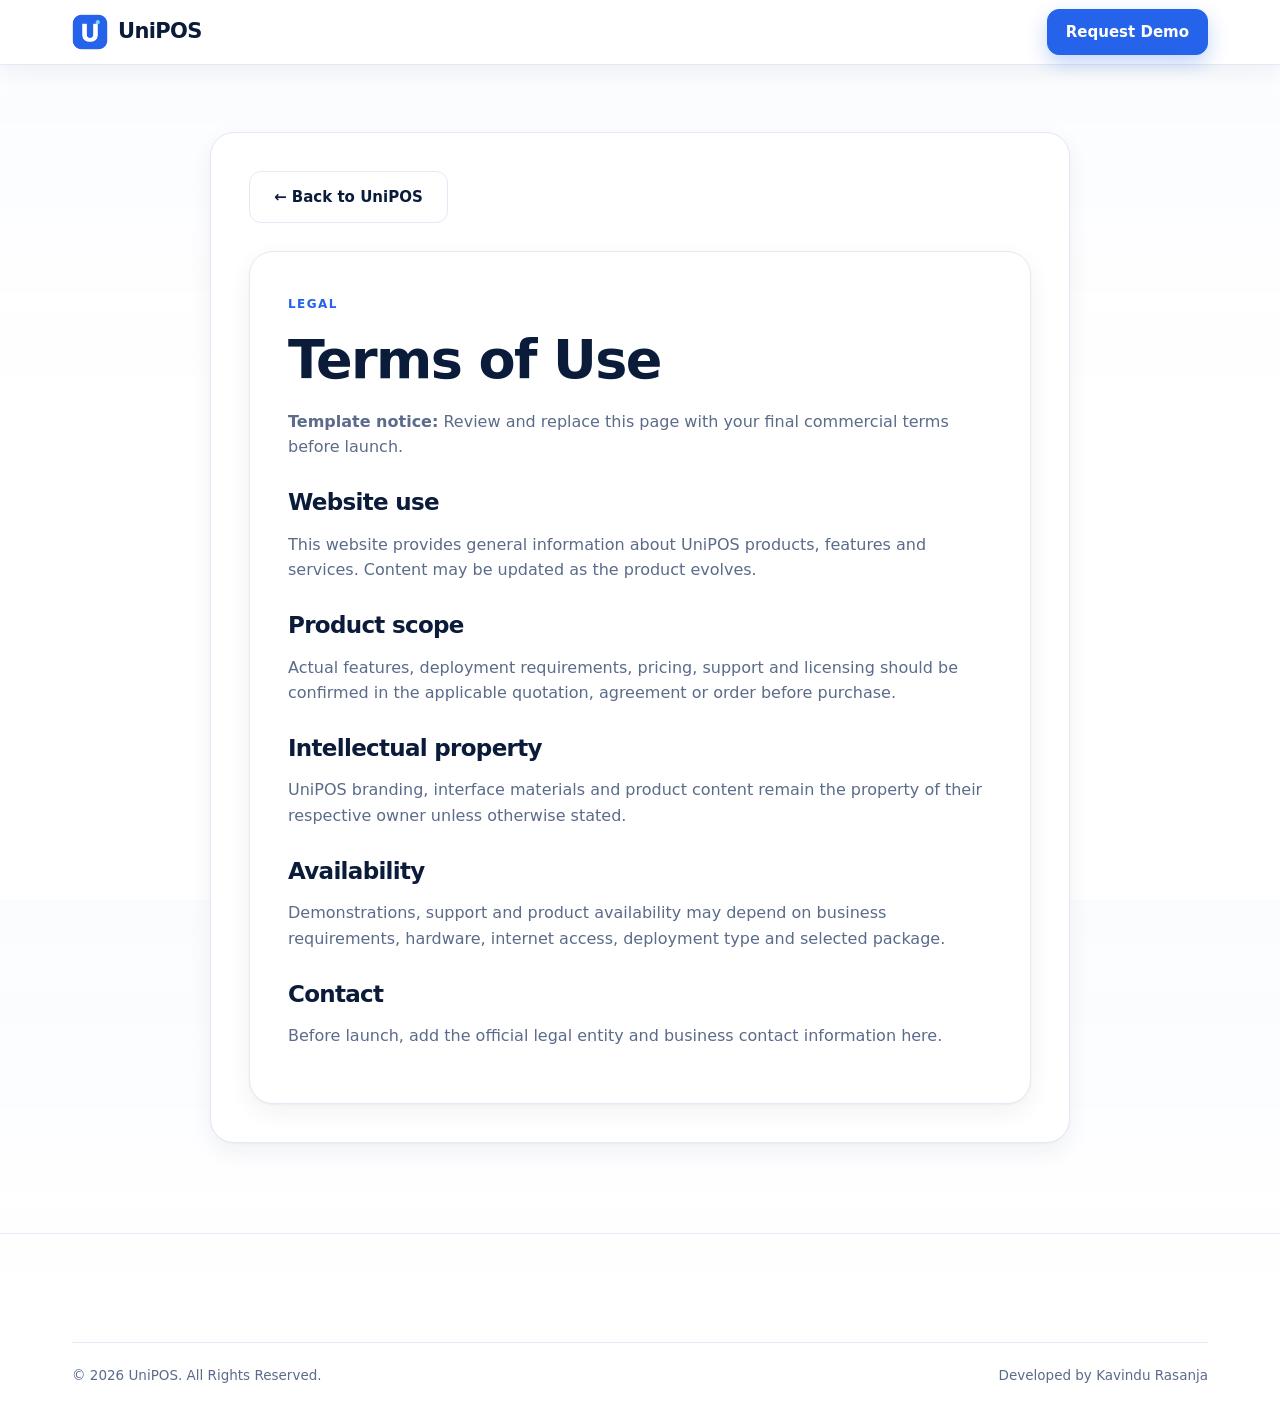
<file: unipos-site/terms.html>
<!DOCTYPE html>
<html lang="en"><head><meta charset="UTF-8"><meta name="viewport" content="width=device-width,initial-scale=1"><meta name="theme-color" content="#2563eb"><title>Terms & Conditions | UniPOS</title><meta name="robots" content="index,follow"><link rel="icon" href="[data-uri]"><link rel="stylesheet" href="styles.css"><style>.legal{padding:132px 0 90px;min-height:80vh}.legal-card{max-width:860px;margin:auto;background:var(--card);border:1px solid var(--bd);border-radius:24px;padding:38px;box-shadow:var(--sh)}.legal-card h1{font-size:clamp(34px,6vw,54px);margin-bottom:18px}.legal-card h2{font-size:23px;margin:30px 0 10px}.legal-card p,.legal-card li{color:var(--mut)}.legal-top{display:flex;justify-content:space-between;align-items:center;gap:18px;margin-bottom:28px}@media(max-width:600px){.legal-card{padding:24px}}</style></head>
<body><header id="hd" class="s"><div class="w nav"><a class="logo" href="index.html"><img src="[data-uri]" alt="UniPOS logo">UniPOS</a><div class="nr"><a class="btn p" href="index.html#demo">Request Demo</a></div></div></header><main class="legal"><div class="w"><div class="legal-card"><div class="legal-top"><a class="btn" href="index.html">← Back to UniPOS</a></div><div class="legal-card"><div class="eyebrow">Legal</div><h1>Terms of Use</h1><p><b>Template notice:</b> Review and replace this page with your final commercial terms before launch.</p><h2>Website use</h2><p>This website provides general information about UniPOS products, features and services. Content may be updated as the product evolves.</p><h2>Product scope</h2><p>Actual features, deployment requirements, pricing, support and licensing should be confirmed in the applicable quotation, agreement or order before purchase.</p><h2>Intellectual property</h2><p>UniPOS branding, interface materials and product content remain the property of their respective owner unless otherwise stated.</p><h2>Availability</h2><p>Demonstrations, support and product availability may depend on business requirements, hardware, internet access, deployment type and selected package.</p><h2>Contact</h2><p>Before launch, add the official legal entity and business contact information here.</p></div></div></div></main><footer><div class="w"><div class="cp"><span>© 2026 UniPOS. All Rights Reserved.</span><span>Developed by Kavindu Rasanja</span></div></div></footer></body></html>
</file>
<file: unipos-site/styles.css>
:root{--bg:#fff;--bg2:#f5f8ff;--card:#fff;--tx:#0b1b3a;--mut:#5b6b8a;--bd:#e3e9f5;--ac:#2563eb;--ac2:#dbe8ff;--sh:0 1px 2px rgba(11,27,58,.04),0 8px 24px rgba(11,27,58,.06);--sh2:0 2px 4px rgba(11,27,58,.05),0 18px 40px rgba(37,99,235,.14);--e:cubic-bezier(.16,1,.3,1);box-sizing:border-box;padding-top:env(safe-area-inset-top,0px);padding-bottom:env(safe-area-inset-bottom,0px)}
@media(prefers-color-scheme:dark){:root:not([data-theme=light]){--bg:#08101f;--bg2:#0c1730;--card:#101c36;--tx:#eaf0ff;--mut:#9fb0cf;--bd:#1e2d4d;--ac2:#16294f}}
:root[data-theme=dark]{--bg:#08101f;--bg2:#0c1730;--card:#101c36;--tx:#eaf0ff;--mut:#9fb0cf;--bd:#1e2d4d;--ac2:#16294f}
*,*:before,*:after{box-sizing:border-box}html{scroll-behavior:smooth;scroll-padding-top:calc(84px + env(safe-area-inset-top,0px));height:100%}
body{margin:0;background:var(--bg);color:var(--tx);font:16px/1.6 Manrope,Inter,system-ui,sans-serif;-webkit-font-smoothing:antialiased;overflow-x:hidden}
a{color:inherit;text-decoration:none}h1,h2,h3{line-height:1.12;letter-spacing:-.03em;margin:0}
.w{max-width:1180px;margin:0 auto;padding:0 22px}section{padding:104px 0}.alt{background:var(--bg2)}
h2{font-size:clamp(30px,4.4vw,48px);font-weight:800;max-width:720px}.lead{color:var(--mut);font-size:18px;max-width:600px;margin:16px 0 0}
.head{margin-bottom:52px}.c{text-align:center}.c h2,.c .lead{margin-left:auto;margin-right:auto}
.btn{display:inline-flex;align-items:center;gap:8px;padding:13px 24px;border-radius:12px;font-weight:700;font-size:15px;border:1px solid var(--bd);background:var(--card);color:var(--tx);cursor:pointer;font-family:inherit;transition:transform .4s var(--e),box-shadow .4s var(--e),background .3s}
.btn:hover{transform:translateY(-2px);box-shadow:var(--sh2)}.btn:active{transform:translateY(0) scale(.98)}.btn:focus-visible,a:focus-visible,summary:focus-visible,.tab:focus-visible{outline:3px solid var(--ac2);outline-offset:2px}
.btn.p{background:var(--ac);border-color:var(--ac);color:#fff;box-shadow:0 8px 20px rgba(37,99,235,.28)}.btn.p:hover{background:#1d4fd8}
/* nav */
header{position:fixed;top:0;left:0;right:0;z-index:50;transition:all .5s var(--e);padding-top:env(safe-area-inset-top,0px)}
.nav{display:flex;align-items:center;justify-content:space-between;height:80px;transition:height .5s var(--e)}
header.s{background:color-mix(in srgb,var(--bg) 82%,transparent);backdrop-filter:blur(14px);-webkit-backdrop-filter:blur(14px);box-shadow:0 1px 0 var(--bd),0 8px 24px rgba(11,27,58,.06)}header.s .nav{height:64px}
.logo{display:flex;align-items:center;gap:10px;font-weight:800;font-size:21px;letter-spacing:-.03em}.logo img{width:36px;height:36px;border-radius:10px}
.menu{display:flex;gap:26px;font-size:14.5px;font-weight:600;color:var(--mut)}.menu a{position:relative;transition:color .3s}.menu a:hover{color:var(--tx)}
.menu a:after{content:"";position:absolute;left:0;bottom:-6px;height:2px;width:0;background:var(--ac);transition:width .5s var(--e)}.menu a:hover:after{width:100%}
.nr{display:flex;align-items:center;gap:14px}.nr .ct{font-weight:600;font-size:14.5px;color:var(--mut)}.nr .btn{padding:10px 18px}
.burger{display:none;width:44px;height:44px;border:1px solid var(--bd);border-radius:12px;background:var(--card);cursor:pointer;position:relative}
.burger i{position:absolute;left:12px;right:12px;height:2px;background:var(--tx);border-radius:2px;transition:all .5s var(--e)}.burger i:nth-child(1){top:15px}.burger i:nth-child(2){top:21px}.burger i:nth-child(3){top:27px}
.open .burger i:nth-child(1){top:21px;transform:rotate(45deg)}.open .burger i:nth-child(2){opacity:0}.open .burger i:nth-child(3){top:21px;transform:rotate(-45deg)}
@media(max-width:1020px){.menu,.nr .ct{display:none}.burger{display:block}
.open{background:var(--bg)}.open .menu{display:flex;position:absolute;top:100%;left:0;right:0;flex-direction:column;gap:0;background:var(--bg);padding:8px 22px 22px;border-bottom:1px solid var(--bd);animation:dn .5s var(--e)}.menu a{padding:13px 0;border-bottom:1px solid var(--bd);font-size:17px}.menu a:after{display:none}}
@media(max-width:520px){.nr .btn{display:none}}
@keyframes dn{from{opacity:0;transform:translateY(-10px)}}@keyframes up{from{opacity:0;transform:translateY(28px)}}@keyframes fi{from{opacity:0}}@keyframes sc{from{opacity:0;transform:translateY(24px) scale(.94)}}@keyframes fl{50%{transform:translateY(-8px)}}
/* hero */
.hero{padding:150px 0 90px;position:relative;overflow:hidden}.hero:before{content:"";position:absolute;right:-8%;top:8%;width:680px;height:680px;border-radius:50%;background:radial-gradient(circle,rgba(37,99,235,.2),transparent 66%);pointer-events:none;animation:fi 2s .4s both}
.hg{display:grid;grid-template-columns:1fr 1.15fr;gap:48px;align-items:center;position:relative}
.hero h1{font-size:clamp(42px,6.2vw,74px);font-weight:800;animation:up .9s .15s var(--e) both}.hero .lead{animation:up .9s .3s var(--e) both}.ctas{display:flex;gap:12px;flex-wrap:wrap;margin-top:32px;animation:up .9s .45s var(--e) both}
.trust{display:flex;flex-wrap:wrap;gap:8px;margin-top:30px;animation:up .9s .6s var(--e) both}.trust span{font-size:13px;font-weight:600;color:var(--mut);border:1px solid var(--bd);background:var(--card);padding:6px 12px;border-radius:99px}.trust span:before{content:"";display:inline-block;width:6px;height:6px;border-radius:50%;background:var(--ac);margin-right:8px}
.hv{position:relative;animation:sc 1.1s .5s var(--e) both}
.fc{position:absolute;background:var(--card);border:1px solid var(--bd);border-radius:14px;padding:10px 14px;box-shadow:var(--sh2);font-size:12px;color:var(--mut);animation:fl 6s ease-in-out infinite;z-index:2}.fc b{display:block;font-size:18px;color:var(--tx);letter-spacing:-.02em}
@media(max-width:1020px){.hg{grid-template-columns:1fr}.hero{padding-top:120px}}@media(max-width:640px){.fc{display:none}}
/* mock window */
.win{background:var(--card);border:1px solid var(--bd);border-radius:18px;box-shadow:0 30px 70px rgba(11,27,58,.16);overflow:hidden}
.bar{display:flex;gap:6px;padding:11px 14px;border-bottom:1px solid var(--bd);background:var(--bg2)}.bar i{width:9px;height:9px;border-radius:50%;background:var(--bd)}.bar i:first-child{background:#ff8a80}.bar i:nth-child(2){background:#ffd166}.bar i:nth-child(3){background:#7bd88f}
.mb{display:grid;grid-template-columns:54px 1fr;min-height:330px}.sb{background:var(--bg2);border-right:1px solid var(--bd);padding:12px 0;display:flex;flex-direction:column;align-items:center;gap:10px}.sb i{width:26px;height:26px;border-radius:8px;background:var(--bd)}.sb i:first-child{background:var(--ac)}.sb i.on{background:var(--ac2)}
.mc{padding:16px;display:grid;gap:12px;align-content:start}.kp{display:grid;grid-template-columns:repeat(3,1fr);gap:10px}.kp div{border:1px solid var(--bd);border-radius:12px;padding:10px 12px;font-size:11px;color:var(--mut)}.kp b{display:block;font-size:17px;color:var(--tx)}
.tb{width:100%;border-collapse:collapse;font-size:12px}.tb td,.tb th{padding:8px 6px;border-bottom:1px solid var(--bd);text-align:left}.tb th{color:var(--mut);font-weight:600}.tb td:last-child,.tb th:last-child{text-align:right}
.pill{background:var(--ac2);color:var(--ac);border-radius:99px;padding:2px 8px;font-weight:700;font-size:11px}.two{display:grid;grid-template-columns:1.4fr 1fr;gap:12px}.bx{border:1px solid var(--bd);border-radius:12px;padding:12px}.pay{display:grid;gap:8px;font-size:12px}.pay div{display:flex;justify-content:space-between}.pay .tot{font-size:20px;font-weight:800}.pay .btn{justify-content:center;padding:10px}
svg text{fill:var(--mut);font:600 10px Manrope,sans-serif}
/* grids/cards */
.g{display:grid;gap:18px}.g5{grid-template-columns:repeat(5,1fr)}.g3{grid-template-columns:repeat(3,1fr)}.g4{grid-template-columns:repeat(4,1fr)}
@media(max-width:1020px){.g5{grid-template-columns:repeat(3,1fr)}.g4{grid-template-columns:repeat(2,1fr)}.g3{grid-template-columns:repeat(2,1fr)}}@media(max-width:640px){.g5,.g4,.g3{grid-template-columns:1fr 1fr}.g3.f{grid-template-columns:1fr}section{padding:76px 0}}@media(max-width:420px){.g5{grid-template-columns:1fr 1fr}.g4{grid-template-columns:1fr}}
.cd{background:var(--card);border:1px solid var(--bd);border-radius:18px;padding:24px;box-shadow:var(--sh);transition:transform .5s var(--e),box-shadow .5s var(--e),border-color .3s}
.cd:hover{transform:translateY(-5px);box-shadow:var(--sh2);border-color:var(--ac)}.cd h3{font-size:17px;letter-spacing:-.01em;margin:16px 0 6px}.cd p{margin:0;color:var(--mut);font-size:14.5px}
.ic{width:46px;height:46px;border-radius:13px;background:var(--ac2);color:var(--ac);display:grid;place-items:center;transition:transform .5s var(--e)}.cd:hover .ic{transform:translate(2px,-3px)}.ic svg{width:23px;height:23px;fill:none;stroke:currentColor;stroke-width:1.8;stroke-linecap:round;stroke-linejoin:round}
.ind{text-align:center;padding:22px 12px}.ind .ic{margin:0 auto}.ind h3{font-size:15px;margin:14px 0 0}
.rv{opacity:0;transform:translateY(26px);transition:opacity .8s var(--e),transform .8s var(--e);transition-delay:var(--d,0s)}.rv.in{opacity:1;transform:none}
/* split */
.sp{display:grid;grid-template-columns:1.1fr 1fr;gap:64px;align-items:center}.sp.r{grid-template-columns:1fr 1.1fr}.sp.r>:first-child{order:2}@media(max-width:1020px){.sp,.sp.r{grid-template-columns:1fr;gap:36px}.sp.r>:first-child{order:0}}
.ck{list-style:none;padding:0;margin:26px 0 0;display:grid;grid-template-columns:1fr 1fr;gap:12px 20px}.ck li{font-weight:600;font-size:15px;padding-left:28px;position:relative}.ck li:before{content:"";position:absolute;left:0;top:3px;width:18px;height:18px;border-radius:50%;background:var(--ac2) url("data:image/svg+xml,%3Csvg xmlns='http://www.w3.org/2000/svg' viewBox='0 0 18 18'%3E%3Cpath d='M5 9.5l2.5 2.5L13 6.5' fill='none' stroke='%232563eb' stroke-width='2' stroke-linecap='round' stroke-linejoin='round'/%3E%3C/svg%3E")}@media(max-width:560px){.ck{grid-template-columns:1fr}}
.stats{display:grid;grid-template-columns:repeat(4,1fr);gap:14px;margin-top:28px}.stats div{border:1px solid var(--bd);background:var(--card);border-radius:14px;padding:14px}.stats b{display:block;font-size:24px;letter-spacing:-.03em}.stats span{font-size:12px;color:var(--mut)}@media(max-width:560px){.stats{grid-template-columns:1fr 1fr}}
/* barcode */
.flow{display:flex;align-items:center;justify-content:center;gap:14px;flex-wrap:wrap}.flow .cd{padding:18px 26px;font-weight:700;text-align:center}.flow .ar{color:var(--ac);font-size:22px}
.bc{position:relative;height:74px;background:#fff;border-radius:10px;padding:10px;display:flex;gap:2px;align-items:stretch;overflow:hidden;border:1px solid var(--bd)}.bc i{background:#0b1b3a;flex:none}
.bc:after{content:"";position:absolute;left:0;right:0;height:2px;background:#2563eb;box-shadow:0 0 12px #2563eb;animation:scan 2.6s ease-in-out infinite}@keyframes scan{0%,100%{top:6px}50%{top:64px}}
/* branch */
.dk{background:linear-gradient(180deg,#07122b,#0a1c44);color:#eaf0ff;position:relative;overflow:hidden}.dk:before{content:"";position:absolute;left:50%;top:-200px;width:800px;height:500px;transform:translateX(-50%);background:radial-gradient(closest-side,rgba(59,130,246,.35),transparent);pointer-events:none}
.dk .lead{color:#9fb0cf}.dk .cd{background:rgba(255,255,255,.05);border-color:rgba(255,255,255,.12);box-shadow:none}.dk .cd h3{color:#fff}.dk .cd p{color:#9fb0cf}
.tree{width:100%;max-width:760px;margin:0 auto 40px;display:block}.tree rect{fill:#0f2350;stroke:#3b82f6;stroke-width:1.2}.tree .hd{fill:#2563eb}.tree text{fill:#fff;font:700 13px Manrope,sans-serif;text-anchor:middle}
.ln{stroke:#60a5fa;stroke-width:2;fill:none;stroke-dasharray:200;stroke-dashoffset:200;transition:stroke-dashoffset 1.6s var(--e)}.in .ln{stroke-dashoffset:0;animation:dash 2.4s 1.6s linear infinite}@keyframes dash{to{stroke-dashoffset:-40}}
/* charts */
.ch{fill:none;stroke:var(--ac);stroke-width:3;stroke-linecap:round;stroke-dasharray:700;stroke-dashoffset:700;transition:stroke-dashoffset 2s var(--e)}.in .ch{stroke-dashoffset:0}
.br{fill:var(--ac);transform-origin:bottom;transform-box:fill-box;transform:scaleY(0);transition:transform 1s var(--e);transition-delay:var(--d,0s)}.in .br{transform:scaleY(1)}.br.l{fill:var(--ac2)}
.big{font-size:28px;font-weight:800;letter-spacing:-.03em;margin-top:8px}.sm{font-size:13px;color:var(--mut);font-weight:600}.up{color:#16a34a;font-size:12px;font-weight:700}
/* hardware */
.hw{display:grid;grid-template-columns:repeat(7,1fr);gap:14px}@media(max-width:1020px){.hw{display:flex;overflow-x:auto;scroll-snap-type:x mandatory;padding-bottom:14px;margin:0 -22px;padding:0 22px 14px}.hw .cd{flex:0 0 170px;scroll-snap-align:start}}.hw .cd{text-align:center;padding:22px 10px}.hw .ic{margin:0 auto}.hw h3{font-size:14px}
/* tabs */
.tabs{display:flex;gap:8px;overflow-x:auto;padding-bottom:6px;margin-bottom:22px;justify-content:center}@media(max-width:800px){.tabs{justify-content:flex-start}}
.tab{border:1px solid var(--bd);background:var(--card);color:var(--mut);border-radius:99px;padding:9px 18px;font:600 14px Manrope,sans-serif;cursor:pointer;white-space:nowrap;transition:all .4s var(--e)}.tab.on{background:var(--ac);color:#fff;border-color:var(--ac)}.tab:not(.on):hover{color:var(--tx);border-color:var(--ac)}
.tv{max-width:860px;margin:0 auto}.tv .mc{animation:up .6s var(--e)}
/* pricing */
.pr{display:flex;flex-direction:column}.pr h3{font-size:22px;margin:0}.pr .big{font-size:20px;margin:22px 0 4px}.pr .btn{margin-top:auto;justify-content:center}.pr p{margin-bottom:20px}.hi{border-color:var(--ac);box-shadow:var(--sh2)}.tag{align-self:flex-start;background:var(--ac);color:#fff;font-size:12px;font-weight:700;padding:3px 10px;border-radius:99px;margin-bottom:12px}
/* cta */
.cta{background:linear-gradient(135deg,#1d4ed8,#2563eb 50%,#3b82f6);color:#fff;border-radius:28px;padding:70px 28px;text-align:center;position:relative;overflow:hidden}.cta:before{content:"";position:absolute;width:520px;height:520px;left:-10%;top:-60%;border-radius:50%;background:radial-gradient(circle,rgba(255,255,255,.28),transparent 65%);animation:drift 9s ease-in-out infinite alternate}@keyframes drift{to{transform:translate(70%,20%)}}
.cta h2,.cta p{position:relative;margin-left:auto;margin-right:auto}.cta p{color:#dbe8ff;font-size:18px}.cta .ctas{justify-content:center;position:relative;animation:none}.cta .btn:not(.w2){background:#fff;color:#1d4ed8;border-color:#fff}.cta .w2{background:transparent;color:#fff;border-color:rgba(255,255,255,.5)}
/* form */
form{display:grid;grid-template-columns:1fr 1fr;gap:16px}form .f{grid-column:1/-1}label{font-size:13px;font-weight:700;display:grid;gap:6px}input,select,textarea{font:inherit;padding:12px 14px;border:1px solid var(--bd);border-radius:12px;background:var(--bg);color:var(--tx);transition:border-color .3s,box-shadow .3s}input:focus,select:focus,textarea:focus{outline:none;border-color:var(--ac);box-shadow:0 0 0 4px var(--ac2)}@media(max-width:560px){form{grid-template-columns:1fr}}
.fm{max-width:820px;margin:0 auto;padding:34px}
/* faq */
.fq{max-width:820px;margin:0 auto;display:grid;gap:12px}.fq details{border:1px solid var(--bd);border-radius:16px;background:var(--card);padding:0 22px;transition:border-color .3s}.fq details[open]{border-color:var(--ac)}.fq summary{list-style:none;cursor:pointer;font-weight:700;padding:19px 0;display:flex;justify-content:space-between;gap:16px}.fq summary::-webkit-details-marker{display:none}.fq summary:after{content:"+";font-size:22px;color:var(--ac);transition:transform .5s var(--e)}.fq details[open] summary:after{transform:rotate(45deg)}
.fa{display:grid;grid-template-rows:0fr;transition:grid-template-rows .5s var(--e)}.fq details.o .fa{grid-template-rows:1fr}.fa>div{overflow:hidden;color:var(--mut)}.fa p{margin:0 0 20px}
footer{border-top:1px solid var(--bd);padding:64px 0 34px}.fg{display:grid;grid-template-columns:1.4fr 1fr 1fr;gap:40px}@media(max-width:760px){.fg{grid-template-columns:1fr}}footer h4{margin:0 0 14px;font-size:14px}footer a{display:block;color:var(--mut);font-size:14.5px;padding:4px 0;transition:color .3s}footer a:hover{color:var(--ac)}.fl{display:grid;grid-template-columns:1fr 1fr}.cp{margin-top:44px;padding-top:22px;border-top:1px solid var(--bd);display:flex;justify-content:space-between;flex-wrap:wrap;gap:8px;font-size:13.5px;color:var(--mut)}
@media(prefers-reduced-motion:reduce){*,*:before,*:after{animation:none!important;transition:none!important;scroll-behavior:auto!important}.rv{opacity:1;transform:none}.ln,.ch{stroke-dashoffset:0}.br{transform:none}}


/* ===== UniPOS v2 merged polish ===== */
:root{--navy:#07162f;--blue:#2563eb;--blue2:#60a5fa;--cyan:#38bdf8}
body{background-image:linear-gradient(180deg,rgba(37,99,235,.018),transparent 26rem)}
.scroll-progress{position:fixed;left:0;top:0;height:3px;width:0;background:linear-gradient(90deg,var(--ac),#60a5fa);z-index:100;box-shadow:0 0 12px rgba(37,99,235,.45);pointer-events:none}
.cursor-glow{position:fixed;width:360px;height:360px;border-radius:50%;background:radial-gradient(circle,rgba(37,99,235,.10),transparent 66%);transform:translate(-50%,-50%);pointer-events:none;z-index:-1;opacity:.8;transition:opacity .3s}
.eyebrow,.section-kicker{display:inline-flex;align-items:center;gap:9px;font-size:12px;font-weight:800;letter-spacing:.12em;text-transform:uppercase;color:var(--ac);margin-bottom:16px}
.pulse-dot{width:8px;height:8px;border-radius:50%;background:var(--ac);box-shadow:0 0 0 0 rgba(37,99,235,.35);animation:pulse 2.3s infinite}
@keyframes pulse{70%{box-shadow:0 0 0 9px rgba(37,99,235,0)}100%{box-shadow:0 0 0 0 rgba(37,99,235,0)}}
.gradient-text{background:linear-gradient(115deg,#2563eb,#4f8cff 55%,#38bdf8);-webkit-background-clip:text;background-clip:text;color:transparent}
.hero{min-height:min(860px,92vh);display:flex;align-items:center}
.hero:after{content:"";position:absolute;inset:0;pointer-events:none;opacity:.2;background-image:linear-gradient(rgba(37,99,235,.055) 1px,transparent 1px),linear-gradient(90deg,rgba(37,99,235,.055) 1px,transparent 1px);background-size:46px 46px;mask-image:linear-gradient(to bottom,#000,transparent 76%)}
.hv{perspective:1200px}.hv .win{transform:rotateY(-2deg) rotateX(1deg);transition:transform .7s var(--e),box-shadow .7s var(--e)}
.hv:hover .win{box-shadow:0 40px 90px rgba(11,27,58,.21)}
.capability-rail{padding:0!important;border-top:1px solid var(--bd);border-bottom:1px solid var(--bd);overflow:hidden;background:color-mix(in srgb,var(--bg) 92%,transparent);position:relative}
.rail-track{max-width:1180px;margin:0 auto;padding:18px 22px;display:flex;align-items:center;justify-content:space-between;gap:14px;white-space:nowrap;color:var(--mut);font-size:12px;font-weight:800;letter-spacing:.03em;overflow:hidden}
.rail-track i{color:var(--ac);font-style:normal}.rail-track span{opacity:.86}
.section-kicker{margin-bottom:12px}.head .section-kicker{display:flex;justify-content:center}
.cd{position:relative;isolation:isolate}.cd:before{content:"";position:absolute;inset:0;border-radius:inherit;background:linear-gradient(135deg,rgba(37,99,235,.08),transparent 42%);opacity:0;transition:opacity .5s var(--e);z-index:-1}.cd:hover:before{opacity:1}
.platform-grid{display:grid;grid-template-columns:.9fr 1.1fr;gap:64px;align-items:center}.platform-points{display:grid;gap:14px}.platform-points>div{display:grid;grid-template-columns:52px 150px 1fr;align-items:center;gap:14px;padding:18px 20px;background:var(--card);border:1px solid var(--bd);border-radius:18px;transition:transform .45s var(--e),border-color .45s var(--e),box-shadow .45s var(--e)}.platform-points>div:hover{transform:translateX(7px);border-color:var(--ac);box-shadow:var(--sh)}.platform-points b{font-size:12px;color:var(--ac);letter-spacing:.08em}.platform-points span{font-weight:800}.platform-points small{color:var(--mut);font-size:13px}
.wa-float{position:fixed;right:20px;bottom:20px;z-index:45;display:flex;align-items:center;gap:8px;padding:12px 15px;border-radius:999px;background:#16a34a;color:white!important;box-shadow:0 14px 34px rgba(22,163,74,.28);font-size:13px;font-weight:800;transition:transform .35s var(--e),box-shadow .35s var(--e)}.wa-float:hover{transform:translateY(-3px);box-shadow:0 18px 42px rgba(22,163,74,.36)}.wa-float svg{width:19px;height:19px;fill:currentColor}
.menu a.active{color:var(--tx)}.menu a.active:after{width:100%}
.hero .btn.p{position:relative;overflow:hidden}.hero .btn.p:after{content:"";position:absolute;top:-70%;left:-40%;width:35%;height:240%;background:linear-gradient(90deg,transparent,rgba(255,255,255,.35),transparent);transform:rotate(18deg);transition:left .75s var(--e)}.hero .btn.p:hover:after{left:125%}
.win{position:relative}.win:after{content:"";position:absolute;inset:0;border-radius:inherit;pointer-events:none;box-shadow:inset 0 1px 0 rgba(255,255,255,.5)}
@media(max-width:1020px){.hero{min-height:auto}.platform-grid{grid-template-columns:1fr;gap:32px}.rail-track{justify-content:flex-start;overflow-x:auto;scrollbar-width:none}.rail-track::-webkit-scrollbar{display:none}}
@media(max-width:640px){.cursor-glow{display:none}.hero{padding-bottom:64px}.platform-points>div{grid-template-columns:40px 1fr}.platform-points small{grid-column:2}.wa-float span{display:none}.wa-float{width:50px;height:50px;justify-content:center;padding:0}.rail-track{padding-top:14px;padding-bottom:14px}.hero h1{font-size:clamp(40px,14vw,58px)}}
@media(prefers-reduced-motion:reduce){.pulse-dot{animation:none}.hv .win{transform:none!important}.cursor-glow{display:none}}
</file>
